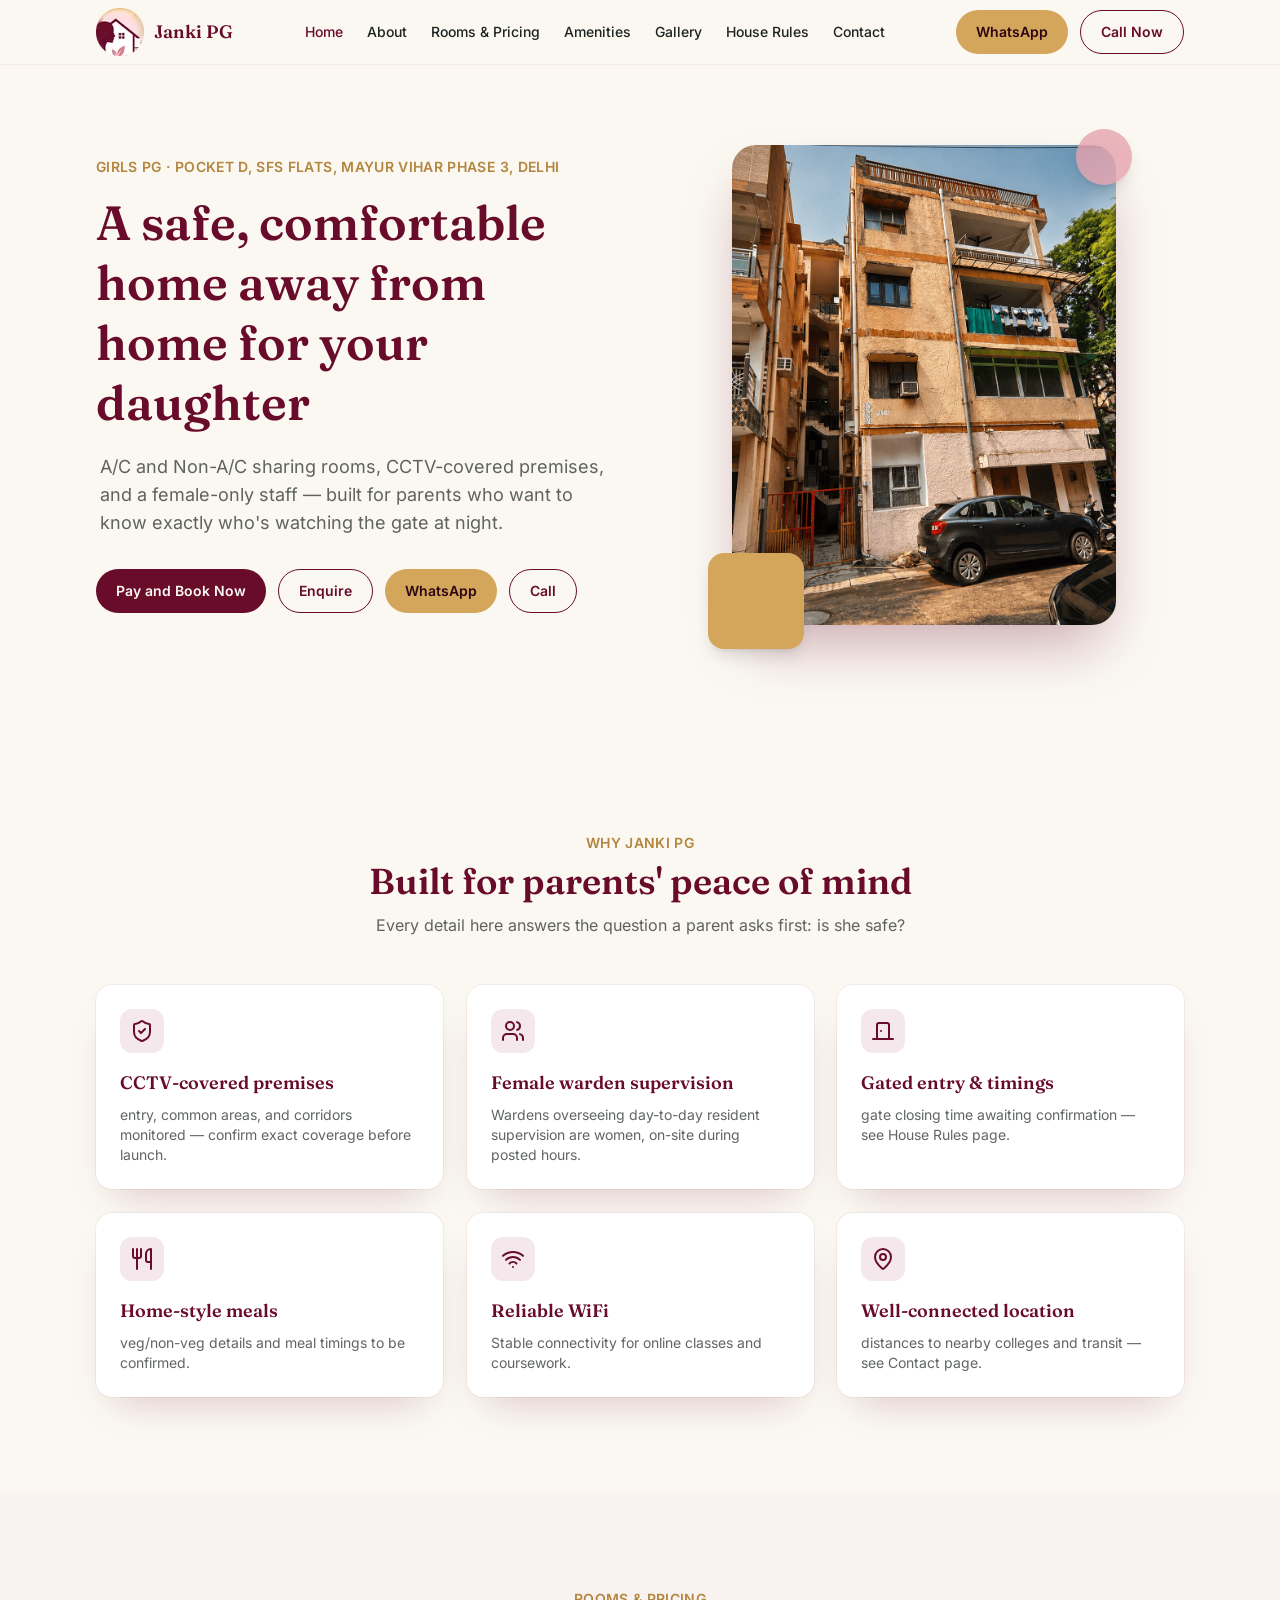
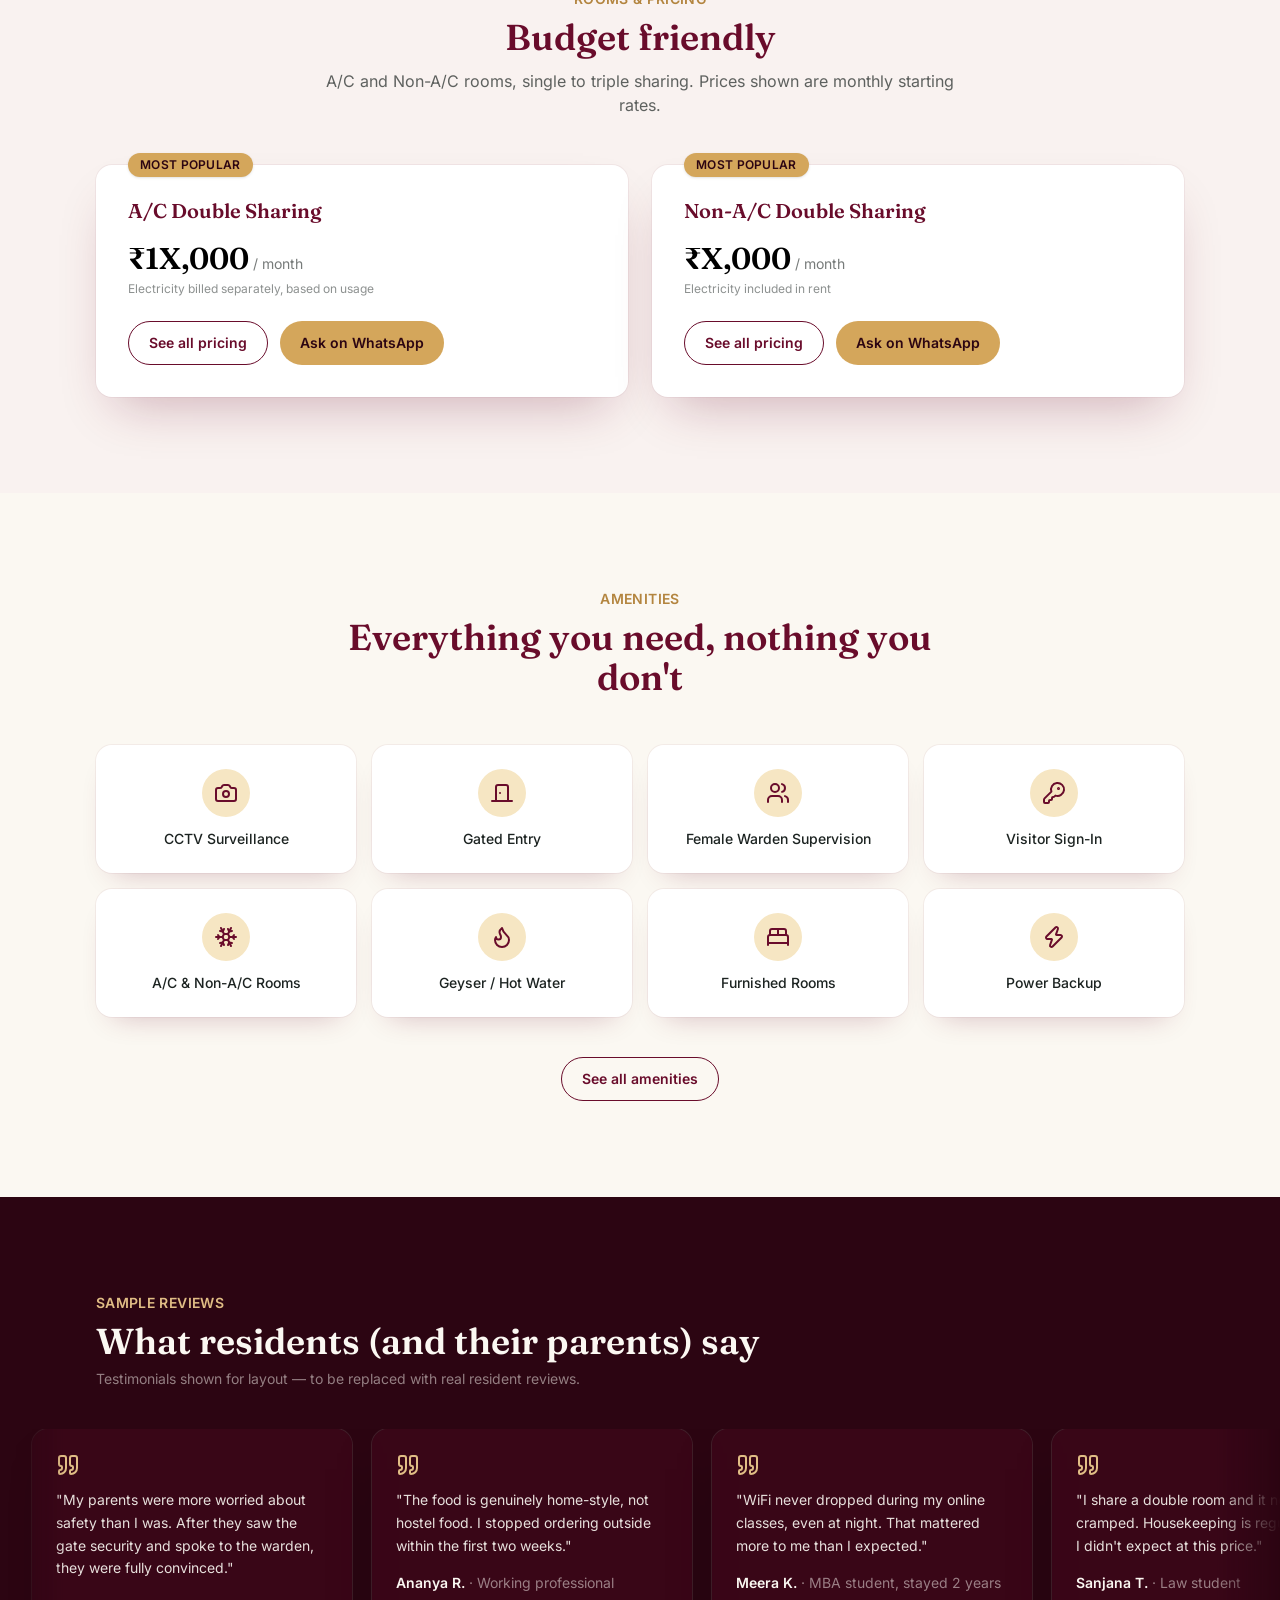
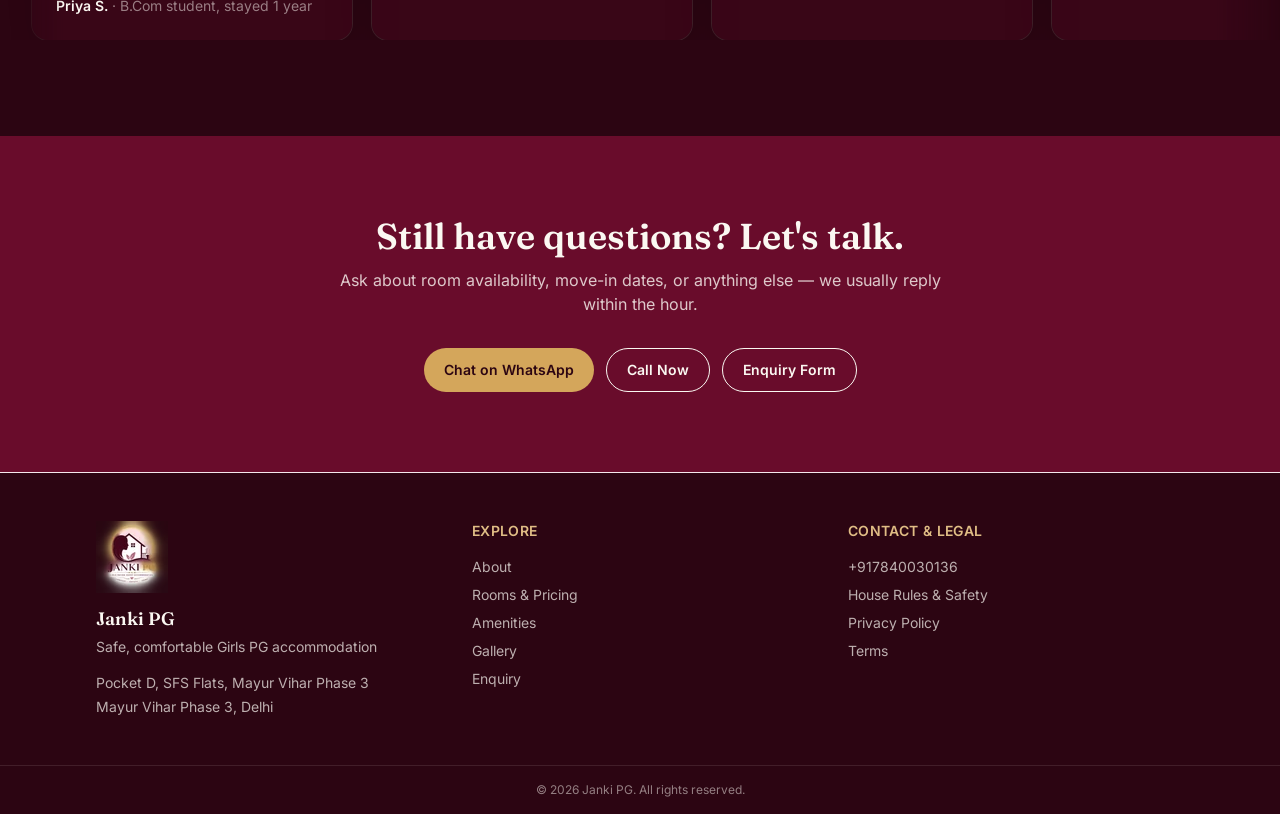
<file: index.html>
<!DOCTYPE html>
<html lang="en">

<head>
<!-- Google tag (gtag.js) -->
<script async src="https://www.googletagmanager.com/gtag/js?id=G-4KE43815W7"></script>
<script>
  window.dataLayer = window.dataLayer || [];
  function gtag(){dataLayer.push(arguments);}
  gtag('js', new Date());

  gtag('config', 'G-4KE43815W7');
</script>
  <meta charset="utf-8">
  <meta name="viewport" content="width=device-width, initial-scale=1">
  <link rel="icon" type="image/x-icon" href="assets/images/favicon.ico">
  <link rel="canonical" href="https://www.jankipg.com/">
  <title>Girls PG in Mayur Vihar Phase 3, Delhi — A/C &amp; Non-A/C Rooms | Janki PG</title>
  <meta name="description"
    content="unique meta description for the home page — safe, comfortable Girls PG accommodation in Pocket D, SFS Flats, Mayur Vihar Phase 3, Delhi with A/C and Non-A/C rooms.">
  <meta property="og:type" content="website">
  <meta property="og:url" content="https://www.jankipg.com/">
  <meta property="og:title" content="Girls PG in Mayur Vihar Phase 3, Delhi — A/C &amp; Non-A/C Rooms | Janki PG">
  <meta property="og:description"
    content="unique meta description for the home page — safe, comfortable Girls PG accommodation in Pocket D, SFS Flats, Mayur Vihar Phase 3, Delhi with A/C and Non-A/C rooms.">
  <link rel="stylesheet" href="assets/css/style.css">
  <style>
    .marquee-track[data-astro-cid-mc3kwml5] {
      animation: 40s linear infinite marquee
    }

    .marquee-wrapper[data-astro-cid-mc3kwml5]:hover .marquee-track[data-astro-cid-mc3kwml5],
    .marquee-wrapper[data-astro-cid-mc3kwml5]:focus-within .marquee-track[data-astro-cid-mc3kwml5] {
      animation-play-state: paused
    }

    @keyframes marquee {
      0% {
        transform: translate(0)
      }

      to {
        transform: translate(-50%)
      }
    }

    @media (prefers-reduced-motion:reduce) {
      .marquee-track[data-astro-cid-mc3kwml5] {
        animation: none
      }
    }
  </style>
</head>

<body><a href="#main-content"
    class="sr-only focus:not-sr-only focus:fixed focus:left-4 focus:top-4 focus:z-[60] focus:rounded-full focus:bg-maroon-500 focus:px-4 focus:py-2 focus:text-cream">Skip
    to content</a>
  <header class="sticky top-0 z-50 border-b border-maroon-50 bg-cream/90 backdrop-blur-sm" style="--header-h: 64px;">
    <div class="mx-auto flex h-16 max-w-6xl items-center justify-between px-4 sm:px-6 lg:px-8"><a href="index.html"
        class="flex items-center gap-2.5"><img src="assets/images/logo-badge.webp" alt loading="lazy" decoding="async"
          width="48" height="48" class="h-12 w-12"><span
          class="font-display text-lg font-semibold text-maroon-500">Janki PG</span></a>
      <ul class="flex hidden md:flex">
        <li><a href="index.html" aria-current="page"
            class="block px-3 py-2 text-sm font-medium transition-colors duration-150 hover:text-maroon-500 text-maroon-500">Home</a>
        </li>
        <li><a href="about.html"
            class="block px-3 py-2 text-sm font-medium transition-colors duration-150 hover:text-maroon-500 text-ink">About</a>
        </li>
        <li><a href="rooms-and-pricing.html"
            class="block px-3 py-2 text-sm font-medium transition-colors duration-150 hover:text-maroon-500 text-ink">Rooms
            &amp; Pricing</a></li>
        <li><a href="amenities.html"
            class="block px-3 py-2 text-sm font-medium transition-colors duration-150 hover:text-maroon-500 text-ink">Amenities</a>
        </li>
        <li><a href="gallery.html"
            class="block px-3 py-2 text-sm font-medium transition-colors duration-150 hover:text-maroon-500 text-ink">Gallery</a>
        </li>
        <li><a href="house-rules.html"
            class="block px-3 py-2 text-sm font-medium transition-colors duration-150 hover:text-maroon-500 text-ink">House
            Rules</a></li>
        <li><a href="contact.html"
            class="block px-3 py-2 text-sm font-medium transition-colors duration-150 hover:text-maroon-500 text-ink">Contact</a>
        </li>
      </ul>
      <div class="hidden items-center gap-3 md:flex"><a
          href="https://wa.me/917840030136?text=Hi%2C%20I'm%20interested%20in%20Janki%20PG." target="_blank"
          rel="noopener noreferrer"
          class="inline-flex min-h-11 items-center justify-center gap-2 rounded-full px-5 py-2.5 text-sm font-semibold transition-colors duration-150 bg-gold-500 text-maroon-900 hover:bg-gold-600">WhatsApp</a><a
          href="tel:+917840030136"
          class="inline-flex min-h-11 items-center justify-center gap-2 rounded-full px-5 py-2.5 text-sm font-semibold transition-colors duration-150 border border-maroon-500 text-maroon-500 hover:bg-maroon-50">Call
          Now</a></div><button id="mobile-menu-toggle" type="button"
        class="inline-flex h-11 w-11 items-center justify-center rounded-full text-maroon-500 md:hidden"
        aria-expanded="false" aria-controls="mobile-menu-panel"><span class="sr-only">Toggle menu</span><svg
          id="icon-open" xmlns="http://www.w3.org/2000/svg" width="24" height="24" viewBox="0 0 24 24" fill="none"
          stroke="currentColor" stroke-width="2" stroke-linecap="round" stroke-linejoin="round">
          <line x1="4" y1="6" x2="20" y2="6"></line>
          <line x1="4" y1="12" x2="20" y2="12"></line>
          <line x1="4" y1="18" x2="20" y2="18"></line>
        </svg><svg id="icon-close" xmlns="http://www.w3.org/2000/svg" width="24" height="24" viewBox="0 0 24 24"
          fill="none" stroke="currentColor" stroke-width="2" stroke-linecap="round" stroke-linejoin="round"
          class="hidden">
          <line x1="18" y1="6" x2="6" y2="18"></line>
          <line x1="6" y1="6" x2="18" y2="18"></line>
        </svg></button>
      <div id="mobile-menu-panel"
        class="fixed inset-x-0 top-[var(--header-h,64px)] z-40 hidden max-h-[calc(100vh-var(--header-h,64px))] overflow-y-auto border-t border-maroon-50 bg-cream shadow-lg md:hidden">
        <ul class="flex flex-col gap-1 p-4">
          <li><a href="index.html" aria-current="page"
              class="block px-3 py-2 text-sm font-medium transition-colors duration-150 hover:text-maroon-500 text-maroon-500">Home</a>
          </li>
          <li><a href="about.html"
              class="block px-3 py-2 text-sm font-medium transition-colors duration-150 hover:text-maroon-500 text-ink">About</a>
          </li>
          <li><a href="rooms-and-pricing.html"
              class="block px-3 py-2 text-sm font-medium transition-colors duration-150 hover:text-maroon-500 text-ink">Rooms
              &amp; Pricing</a></li>
          <li><a href="amenities.html"
              class="block px-3 py-2 text-sm font-medium transition-colors duration-150 hover:text-maroon-500 text-ink">Amenities</a>
          </li>
          <li><a href="gallery.html"
              class="block px-3 py-2 text-sm font-medium transition-colors duration-150 hover:text-maroon-500 text-ink">Gallery</a>
          </li>
          <li><a href="house-rules.html"
              class="block px-3 py-2 text-sm font-medium transition-colors duration-150 hover:text-maroon-500 text-ink">House
              Rules</a></li>
          <li><a href="contact.html"
              class="block px-3 py-2 text-sm font-medium transition-colors duration-150 hover:text-maroon-500 text-ink">Contact</a>
          </li>
        </ul>
        <div class="flex flex-col gap-3 border-t border-maroon-50 p-4"><a
            href="https://wa.me/917840030136?text=Hi%2C%20I'm%20interested%20in%20Janki%20PG." target="_blank"
            rel="noopener noreferrer"
            class="inline-flex min-h-11 items-center justify-center gap-2 rounded-full px-5 py-2.5 text-sm font-semibold transition-colors duration-150 bg-gold-500 text-maroon-900 hover:bg-gold-600">WhatsApp
            Us</a><a href="tel:+917840030136"
            class="inline-flex min-h-11 items-center justify-center gap-2 rounded-full px-5 py-2.5 text-sm font-semibold transition-colors duration-150 border border-maroon-500 text-maroon-500 hover:bg-maroon-50">Call
            Now</a></div>
      </div>
      <script
        type="module">var e = document.getElementById(`mobile-menu-toggle`), t = document.getElementById(`mobile-menu-panel`), n = document.getElementById(`icon-open`), r = document.getElementById(`icon-close`); e?.addEventListener(`click`, () => { let i = e.getAttribute(`aria-expanded`) === `true`; e.setAttribute(`aria-expanded`, String(!i)), t?.classList.toggle(`hidden`, i), n?.classList.toggle(`hidden`, !i), r?.classList.toggle(`hidden`, i) }), t?.querySelectorAll(`a`).forEach(i => { i.addEventListener(`click`, () => { e?.setAttribute(`aria-expanded`, `false`), t.classList.add(`hidden`), n?.classList.remove(`hidden`), r?.classList.add(`hidden`) }) });</script>
    </div>
  </header>
  <main id="main-content">
    <section class="relative overflow-hidden bg-cream pb-20 pt-14 sm:pb-28 sm:pt-20"><!-- decorative depth layers -->
      <div class="pointer-events-none absolute inset-0 -z-10">
        <div class="absolute -left-24 -top-16 h-72 w-72 rounded-full bg-gold-100/70 blur-2xl sm:animate-float-slower">
        </div>
        <div class="absolute -right-20 top-1/3 h-80 w-80 rounded-full bg-rose-100/60 blur-2xl sm:animate-float-slow">
        </div>
        <div class="absolute inset-x-0 bottom-0 h-40 bg-gradient-to-t from-maroon-50/40 to-transparent"></div>
      </div>
      <div class="mx-auto grid max-w-6xl items-center gap-12 px-4 sm:px-6 lg:grid-cols-2 lg:px-8">
        <div class="reveal">
          <p class="text-sm font-semibold uppercase tracking-wide text-gold-600">
            <!-- awaiting client copy -->Girls PG · Pocket D, SFS Flats, Mayur Vihar Phase 3, Delhi
          </p>
          <h1 class="mt-4 font-display text-4xl font-semibold leading-tight text-maroon-500 sm:text-5xl">A safe,
            comfortable home away from home for your daughter</h1>
          <p class="mx-auto mt-5 max-w-lg text-base text-ink/70 sm:text-lg">
            <!-- awaiting client copy — concrete, checkable claims once details are confirmed -->A/C and
            Non-A/C sharing rooms, CCTV-covered premises, and a female-only staff — built for parents who want to know
            exactly who's watching the gate at night.
          </p>
          <div class="mt-8 flex flex-wrap gap-3"><a href="upi://pay?pa=7759880916sbi@ybl&pn=Janki%20PG&cu=INR"
              data-payment-trigger="true"
              class="inline-flex min-h-11 items-center justify-center gap-2 rounded-full px-5 py-2.5 text-sm font-semibold transition-colors duration-150 bg-maroon-500 text-cream hover:bg-maroon-600">Pay
              and Book Now</a><a href="enquiry" data-enquiry-trigger="true"
              class="inline-flex min-h-11 items-center justify-center gap-2 rounded-full px-5 py-2.5 text-sm font-semibold transition-colors duration-150 border border-maroon-500 text-maroon-500 hover:bg-maroon-50">Enquire</a><a
              href="https://wa.me/917840030136?text=Hi%2C%20I'm%20interested%20in%20Janki%20PG." target="_blank"
              rel="noopener noreferrer"
              class="inline-flex min-h-11 items-center justify-center gap-2 rounded-full px-5 py-2.5 text-sm font-semibold transition-colors duration-150 bg-gold-500 text-maroon-900 hover:bg-gold-600">WhatsApp</a><a
              href="tel:+917840030136"
              class="inline-flex min-h-11 items-center justify-center gap-2 rounded-full px-5 py-2.5 text-sm font-semibold transition-colors duration-150 border border-maroon-500 text-maroon-500 hover:bg-maroon-50">Call</a>
          </div>
        </div>
        <div class="reveal [perspective:1200px]" style="transition-delay: 120ms">
          <div data-tilt="6"
            class="relative mx-auto aspect-[4/5] w-full max-w-sm rounded-3xl shadow-[0_30px_60px_-15px_rgba(105,12,43,0.35)]">
            <img src="assets/images/front.png" alt="Exterior view of Janki PG" class="h-full w-full object-cover rounded-3xl">
            <div
              class="absolute -bottom-6 -left-6 h-20 w-20 rounded-2xl bg-gold-500 shadow-lg sm:animate-float-slow sm:h-24 sm:w-24">
            </div>
            <div
              class="absolute -right-4 -top-4 h-14 w-14 rounded-full bg-rose-400/80 shadow-lg sm:animate-float-slower">
            </div>
          </div>
        </div>
      </div>
    </section>
    <section class="bg-cream py-16 sm:py-24">
      <div class="mx-auto max-w-6xl px-4 sm:px-6 lg:px-8">
        <div class="reveal mx-auto max-w-2xl text-center">
          <p class="text-sm font-semibold uppercase tracking-wide text-gold-600">Why Janki PG</p>
          <h2 class="mt-2 font-display text-3xl font-semibold text-maroon-500 sm:text-4xl">Built for parents' peace of
            mind</h2>
          <p class="mt-3 text-ink/70">Every detail here answers the question a parent asks first: is she safe?</p>
        </div>
        <div class="mt-12 grid gap-6 sm:grid-cols-2 lg:grid-cols-3 [perspective:1200px]">
          <div class="reveal" style="transition-delay: 0ms">
            <div data-tilt="8"
              class="h-full rounded-2xl bg-white p-6 shadow-[0_20px_40px_-20px_rgba(105,12,43,0.25)] ring-1 ring-maroon-500/5">
              <div class="inline-flex h-11 w-11 items-center justify-center rounded-xl bg-maroon-50 text-maroon-500">
                <svg width="1em" height="1em" class="h-6 w-6" data-icon="lucide:shield-check">
                  <symbol id="ai:lucide:shield-check" viewBox="0 0 24 24">
                    <g fill="none" stroke="currentColor" stroke-linecap="round" stroke-linejoin="round"
                      stroke-width="2">
                      <path
                        d="M20 13c0 5-3.5 7.5-7.66 8.95a1 1 0 0 1-.67-.01C7.5 20.5 4 18 4 13V6a1 1 0 0 1 1-1c2 0 4.5-1.2 6.24-2.72a1.17 1.17 0 0 1 1.52 0C14.51 3.81 17 5 19 5a1 1 0 0 1 1 1z" />
                      <path d="m9 12l2 2l4-4" />
                    </g>
                  </symbol>
                  <use href="#ai:lucide:shield-check"></use>
                </svg>
              </div>
              <h3 class="mt-4 font-display text-lg font-semibold text-maroon-500">CCTV-covered premises</h3>
              <p class="mt-2 text-sm text-ink/70">entry, common areas, and corridors monitored — confirm
                exact coverage before launch.</p>
            </div>
          </div>
          <div class="reveal" style="transition-delay: 80ms">
            <div data-tilt="8"
              class="h-full rounded-2xl bg-white p-6 shadow-[0_20px_40px_-20px_rgba(105,12,43,0.25)] ring-1 ring-maroon-500/5">
              <div class="inline-flex h-11 w-11 items-center justify-center rounded-xl bg-maroon-50 text-maroon-500">
                <svg width="1em" height="1em" class="h-6 w-6" data-icon="lucide:users">
                  <symbol id="ai:lucide:users" viewBox="0 0 24 24">
                    <g fill="none" stroke="currentColor" stroke-linecap="round" stroke-linejoin="round"
                      stroke-width="2">
                      <path
                        d="M16 21v-2a4 4 0 0 0-4-4H6a4 4 0 0 0-4 4v2M16 3.128a4 4 0 0 1 0 7.744M22 21v-2a4 4 0 0 0-3-3.87" />
                      <circle cx="9" cy="7" r="4" />
                    </g>
                  </symbol>
                  <use href="#ai:lucide:users"></use>
                </svg>
              </div>
              <h3 class="mt-4 font-display text-lg font-semibold text-maroon-500">Female warden supervision</h3>
              <p class="mt-2 text-sm text-ink/70">Wardens overseeing day-to-day resident supervision are women, on-site
                during posted hours.</p>
            </div>
          </div>
          <div class="reveal" style="transition-delay: 160ms">
            <div data-tilt="8"
              class="h-full rounded-2xl bg-white p-6 shadow-[0_20px_40px_-20px_rgba(105,12,43,0.25)] ring-1 ring-maroon-500/5">
              <div class="inline-flex h-11 w-11 items-center justify-center rounded-xl bg-maroon-50 text-maroon-500">
                <svg width="1em" height="1em" class="h-6 w-6" data-icon="lucide:door-closed">
                  <symbol id="ai:lucide:door-closed" viewBox="0 0 24 24">
                    <path fill="none" stroke="currentColor" stroke-linecap="round" stroke-linejoin="round"
                      stroke-width="2" d="M10 12h.01M18 20V6a2 2 0 0 0-2-2H8a2 2 0 0 0-2 2v14m-4 0h20" />
                  </symbol>
                  <use href="#ai:lucide:door-closed"></use>
                </svg>
              </div>
              <h3 class="mt-4 font-display text-lg font-semibold text-maroon-500">Gated entry &amp; timings</h3>
              <p class="mt-2 text-sm text-ink/70">gate closing time awaiting confirmation — see House Rules
                page.</p>
            </div>
          </div>
          <div class="reveal" style="transition-delay: 240ms">
            <div data-tilt="8"
              class="h-full rounded-2xl bg-white p-6 shadow-[0_20px_40px_-20px_rgba(105,12,43,0.25)] ring-1 ring-maroon-500/5">
              <div class="inline-flex h-11 w-11 items-center justify-center rounded-xl bg-maroon-50 text-maroon-500">
                <svg width="1em" height="1em" class="h-6 w-6" data-icon="lucide:utensils">
                  <symbol id="ai:lucide:utensils" viewBox="0 0 24 24">
                    <path fill="none" stroke="currentColor" stroke-linecap="round" stroke-linejoin="round"
                      stroke-width="2"
                      d="M3 2v7c0 1.1.9 2 2 2h4a2 2 0 0 0 2-2V2M7 2v20m14-7V2a5 5 0 0 0-5 5v6c0 1.1.9 2 2 2zm0 0v7" />
                  </symbol>
                  <use href="#ai:lucide:utensils"></use>
                </svg>
              </div>
              <h3 class="mt-4 font-display text-lg font-semibold text-maroon-500">Home-style meals</h3>
              <p class="mt-2 text-sm text-ink/70">veg/non-veg details and meal timings to be confirmed.</p>
            </div>
          </div>
          <div class="reveal" style="transition-delay: 320ms">
            <div data-tilt="8"
              class="h-full rounded-2xl bg-white p-6 shadow-[0_20px_40px_-20px_rgba(105,12,43,0.25)] ring-1 ring-maroon-500/5">
              <div class="inline-flex h-11 w-11 items-center justify-center rounded-xl bg-maroon-50 text-maroon-500">
                <svg width="1em" height="1em" class="h-6 w-6" data-icon="lucide:wifi">
                  <symbol id="ai:lucide:wifi" viewBox="0 0 24 24">
                    <path fill="none" stroke="currentColor" stroke-linecap="round" stroke-linejoin="round"
                      stroke-width="2"
                      d="M12 20h.01M2 8.82a15 15 0 0 1 20 0M5 12.859a10 10 0 0 1 14 0m-10.5 3.57a5 5 0 0 1 7 0" />
                  </symbol>
                  <use href="#ai:lucide:wifi"></use>
                </svg>
              </div>
              <h3 class="mt-4 font-display text-lg font-semibold text-maroon-500">Reliable WiFi</h3>
              <p class="mt-2 text-sm text-ink/70">Stable connectivity for online classes and coursework.</p>
            </div>
          </div>
          <div class="reveal" style="transition-delay: 400ms">
            <div data-tilt="8"
              class="h-full rounded-2xl bg-white p-6 shadow-[0_20px_40px_-20px_rgba(105,12,43,0.25)] ring-1 ring-maroon-500/5">
              <div class="inline-flex h-11 w-11 items-center justify-center rounded-xl bg-maroon-50 text-maroon-500">
                <svg width="1em" height="1em" class="h-6 w-6" data-icon="lucide:map-pin">
                  <symbol id="ai:lucide:map-pin" viewBox="0 0 24 24">
                    <g fill="none" stroke="currentColor" stroke-linecap="round" stroke-linejoin="round"
                      stroke-width="2">
                      <path
                        d="M20 10c0 4.993-5.539 10.193-7.399 11.799a1 1 0 0 1-1.202 0C9.539 20.193 4 14.993 4 10a8 8 0 0 1 16 0" />
                      <circle cx="12" cy="10" r="3" />
                    </g>
                  </symbol>
                  <use href="#ai:lucide:map-pin"></use>
                </svg>
              </div>
              <h3 class="mt-4 font-display text-lg font-semibold text-maroon-500">Well-connected location</h3>
              <p class="mt-2 text-sm text-ink/70">distances to nearby colleges and transit — see Contact
                page.</p>
            </div>
          </div>
        </div>
      </div>
    </section>
    <section class="bg-maroon-50/40 py-16 sm:py-24">
      <div class="mx-auto max-w-6xl px-4 sm:px-6 lg:px-8">
        <div class="reveal mx-auto max-w-2xl text-center">
          <p class="text-sm font-semibold uppercase tracking-wide text-gold-600">Rooms & Pricing</p>
          <h2 class="mt-2 font-display text-3xl font-semibold text-maroon-500 sm:text-4xl">Budget friendly</h2>
          <p class="mt-3 text-ink/70">A/C and Non-A/C rooms, single to triple sharing. Prices shown are monthly starting
            rates.</p>
        </div>
        <div class="mt-12 grid gap-6 sm:grid-cols-2 [perspective:1200px]">
          <div class="reveal" style="transition-delay: 0ms">
            <div data-tilt="6"
              class="relative h-full rounded-2xl bg-white p-8 shadow-[0_25px_50px_-20px_rgba(105,12,43,0.3)] ring-1 ring-maroon-500/5">
              <span
                class="absolute -top-3 left-8 rounded-full bg-gold-500 px-3 py-1 text-xs font-semibold uppercase tracking-wide text-maroon-900 shadow">Most
                Popular</span>
              <p class="font-display text-xl font-semibold text-maroon-500">A/C Double Sharing</p>
              <p class="mt-4 flex items-baseline gap-1"><span
                  class="font-display text-3xl font-semibold text-maroon-500"><span style="color:#000000">₹1X,000</span></span><span
                  class="text-sm text-ink/60">/ month</span></p>
              <p class="mt-1 text-xs text-ink/50">Electricity billed separately, based on usage</p>
              <div class="mt-6 flex flex-wrap gap-3"><a href="rooms-and-pricing.html"
                  class="inline-flex min-h-11 items-center justify-center gap-2 rounded-full px-5 py-2.5 text-sm font-semibold transition-colors duration-150 border border-maroon-500 text-maroon-500 hover:bg-maroon-50 text-sm">See
                  all pricing</a><a
                  href="https://wa.me/917840030136?text=Hi%2C%20I'm%20interested%20in%20Janki%20PG.%20Room%3A%20A%2FC%20Double%20Sharing"
                  target="_blank" rel="noopener noreferrer"
                  class="inline-flex min-h-11 items-center justify-center gap-2 rounded-full px-5 py-2.5 text-sm font-semibold transition-colors duration-150 bg-gold-500 text-maroon-900 hover:bg-gold-600 text-sm">Ask
                  on WhatsApp</a></div>
            </div>
          </div>
          <div class="reveal" style="transition-delay: 100ms">
            <div data-tilt="6"
              class="relative h-full rounded-2xl bg-white p-8 shadow-[0_25px_50px_-20px_rgba(105,12,43,0.3)] ring-1 ring-maroon-500/5">
              <span
                class="absolute -top-3 left-8 rounded-full bg-gold-500 px-3 py-1 text-xs font-semibold uppercase tracking-wide text-maroon-900 shadow">Most
                Popular</span>
              <p class="font-display text-xl font-semibold text-maroon-500">Non-A/C Double Sharing</p>
              <p class="mt-4 flex items-baseline gap-1"><span
                  class="font-display text-3xl font-semibold text-maroon-500"><span style="color:#000000">₹X,000</span></span><span
                  class="text-sm text-ink/60">/ month</span></p>
              <p class="mt-1 text-xs text-ink/50">Electricity included in rent</p>
              <div class="mt-6 flex flex-wrap gap-3"><a href="rooms-and-pricing.html"
                  class="inline-flex min-h-11 items-center justify-center gap-2 rounded-full px-5 py-2.5 text-sm font-semibold transition-colors duration-150 border border-maroon-500 text-maroon-500 hover:bg-maroon-50 text-sm">See
                  all pricing</a><a
                  href="https://wa.me/917840030136?text=Hi%2C%20I'm%20interested%20in%20Janki%20PG.%20Room%3A%20Non-A%2FC%20Double%20Sharing"
                  target="_blank" rel="noopener noreferrer"
                  class="inline-flex min-h-11 items-center justify-center gap-2 rounded-full px-5 py-2.5 text-sm font-semibold transition-colors duration-150 bg-gold-500 text-maroon-900 hover:bg-gold-600 text-sm">Ask
                  on WhatsApp</a></div>
            </div>
          </div>
        </div>
      </div>
    </section>
    <section class="bg-cream py-16 sm:py-24">
      <div class="mx-auto max-w-6xl px-4 sm:px-6 lg:px-8">
        <div class="reveal mx-auto max-w-2xl text-center">
          <p class="text-sm font-semibold uppercase tracking-wide text-gold-600">Amenities</p>
          <h2 class="mt-2 font-display text-3xl font-semibold text-maroon-500 sm:text-4xl">Everything you need, nothing
            you don't</h2>
        </div>
        <div class="mt-12 grid grid-cols-2 gap-4 [perspective:1200px] sm:grid-cols-4">
          <div class="reveal" style="transition-delay: 0ms">
            <div data-tilt="10"
              class="flex h-full flex-col items-center gap-3 rounded-2xl bg-white px-4 py-6 text-center shadow-[0_15px_30px_-18px_rgba(105,12,43,0.3)] ring-1 ring-maroon-500/5">
              <div class="inline-flex h-12 w-12 items-center justify-center rounded-full bg-gold-100 text-maroon-500">
                <svg width="1em" height="1em" class="h-6 w-6" data-icon="lucide:camera">
                  <symbol id="ai:lucide:camera" viewBox="0 0 24 24">
                    <g fill="none" stroke="currentColor" stroke-linecap="round" stroke-linejoin="round"
                      stroke-width="2">
                      <path
                        d="M13.997 4a2 2 0 0 1 1.76 1.05l.486.9A2 2 0 0 0 18.003 7H20a2 2 0 0 1 2 2v9a2 2 0 0 1-2 2H4a2 2 0 0 1-2-2V9a2 2 0 0 1 2-2h1.997a2 2 0 0 0 1.759-1.048l.489-.904A2 2 0 0 1 10.004 4z" />
                      <circle cx="12" cy="13" r="3" />
                    </g>
                  </symbol>
                  <use href="#ai:lucide:camera"></use>
                </svg>
              </div>
              <p class="text-sm font-medium text-ink">CCTV Surveillance</p>
            </div>
          </div>
          <div class="reveal" style="transition-delay: 60ms">
            <div data-tilt="10"
              class="flex h-full flex-col items-center gap-3 rounded-2xl bg-white px-4 py-6 text-center shadow-[0_15px_30px_-18px_rgba(105,12,43,0.3)] ring-1 ring-maroon-500/5">
              <div class="inline-flex h-12 w-12 items-center justify-center rounded-full bg-gold-100 text-maroon-500">
                <svg width="1em" height="1em" viewBox="0 0 24 24" class="h-6 w-6" data-icon="lucide:door-closed">
                  <use href="#ai:lucide:door-closed"></use>
                </svg>
              </div>
              <p class="text-sm font-medium text-ink">Gated Entry</p>
            </div>
          </div>
          <div class="reveal" style="transition-delay: 120ms">
            <div data-tilt="10"
              class="flex h-full flex-col items-center gap-3 rounded-2xl bg-white px-4 py-6 text-center shadow-[0_15px_30px_-18px_rgba(105,12,43,0.3)] ring-1 ring-maroon-500/5">
              <div class="inline-flex h-12 w-12 items-center justify-center rounded-full bg-gold-100 text-maroon-500">
                <svg width="1em" height="1em" viewBox="0 0 24 24" class="h-6 w-6" data-icon="lucide:users">
                  <use href="#ai:lucide:users"></use>
                </svg>
              </div>
              <p class="text-sm font-medium text-ink">Female Warden Supervision</p>
            </div>
          </div>
          <div class="reveal" style="transition-delay: 180ms">
            <div data-tilt="10"
              class="flex h-full flex-col items-center gap-3 rounded-2xl bg-white px-4 py-6 text-center shadow-[0_15px_30px_-18px_rgba(105,12,43,0.3)] ring-1 ring-maroon-500/5">
              <div class="inline-flex h-12 w-12 items-center justify-center rounded-full bg-gold-100 text-maroon-500">
                <svg width="1em" height="1em" class="h-6 w-6" data-icon="lucide:key-round">
                  <symbol id="ai:lucide:key-round" viewBox="0 0 24 24">
                    <g fill="none" stroke="currentColor" stroke-linecap="round" stroke-linejoin="round"
                      stroke-width="2">
                      <path
                        d="M2.586 17.414A2 2 0 0 0 2 18.828V21a1 1 0 0 0 1 1h3a1 1 0 0 0 1-1v-1a1 1 0 0 1 1-1h1a1 1 0 0 0 1-1v-1a1 1 0 0 1 1-1h.172a2 2 0 0 0 1.414-.586l.814-.814a6.5 6.5 0 1 0-4-4z" />
                      <circle cx="16.5" cy="7.5" r=".5" fill="currentColor" />
                    </g>
                  </symbol>
                  <use href="#ai:lucide:key-round"></use>
                </svg>
              </div>
              <p class="text-sm font-medium text-ink">Visitor Sign-In</p>
            </div>
          </div>
          <div class="reveal" style="transition-delay: 240ms">
            <div data-tilt="10"
              class="flex h-full flex-col items-center gap-3 rounded-2xl bg-white px-4 py-6 text-center shadow-[0_15px_30px_-18px_rgba(105,12,43,0.3)] ring-1 ring-maroon-500/5">
              <div class="inline-flex h-12 w-12 items-center justify-center rounded-full bg-gold-100 text-maroon-500">
                <svg width="1em" height="1em" class="h-6 w-6" data-icon="lucide:snowflake">
                  <symbol id="ai:lucide:snowflake" viewBox="0 0 24 24">
                    <g fill="none" stroke="currentColor" stroke-linecap="round" stroke-linejoin="round"
                      stroke-width="2">
                      <path d="m10 20l-1.25-2.5L6 18m4-14L8.75 6.5L6 6m8 14l1.25-2.5L18 18M14 4l1.25 2.5L18 6" />
                      <path d="m17 21l-3-6h-4m7-12l-3 6l1.5 3M2 12h6.5L10 9m10 1l-1.5 2l1.5 2" />
                      <path d="M22 12h-6.5L14 15M4 10l1.5 2L4 14m3 7l3-6l-1.5-3M7 3l3 6h4" />
                    </g>
                  </symbol>
                  <use href="#ai:lucide:snowflake"></use>
                </svg>
              </div>
              <p class="text-sm font-medium text-ink">A/C &amp; Non-A/C Rooms</p>
            </div>
          </div>
          <div class="reveal" style="transition-delay: 300ms">
            <div data-tilt="10"
              class="flex h-full flex-col items-center gap-3 rounded-2xl bg-white px-4 py-6 text-center shadow-[0_15px_30px_-18px_rgba(105,12,43,0.3)] ring-1 ring-maroon-500/5">
              <div class="inline-flex h-12 w-12 items-center justify-center rounded-full bg-gold-100 text-maroon-500">
                <svg width="1em" height="1em" class="h-6 w-6" data-icon="lucide:flame">
                  <symbol id="ai:lucide:flame" viewBox="0 0 24 24">
                    <path fill="none" stroke="currentColor" stroke-linecap="round" stroke-linejoin="round"
                      stroke-width="2"
                      d="M12 3q1 4 4 6.5t3 5.5a1 1 0 0 1-14 0a5 5 0 0 1 1-3a1 1 0 0 0 5 0c0-2-1.5-3-1.5-5q0-2 2.5-4" />
                  </symbol>
                  <use href="#ai:lucide:flame"></use>
                </svg>
              </div>
              <p class="text-sm font-medium text-ink">Geyser / Hot Water</p>
            </div>
          </div>
          <div class="reveal" style="transition-delay: 360ms">
            <div data-tilt="10"
              class="flex h-full flex-col items-center gap-3 rounded-2xl bg-white px-4 py-6 text-center shadow-[0_15px_30px_-18px_rgba(105,12,43,0.3)] ring-1 ring-maroon-500/5">
              <div class="inline-flex h-12 w-12 items-center justify-center rounded-full bg-gold-100 text-maroon-500">
                <svg width="1em" height="1em" class="h-6 w-6" data-icon="lucide:bed-double">
                  <symbol id="ai:lucide:bed-double" viewBox="0 0 24 24">
                    <path fill="none" stroke="currentColor" stroke-linecap="round" stroke-linejoin="round"
                      stroke-width="2"
                      d="M2 20v-8a2 2 0 0 1 2-2h16a2 2 0 0 1 2 2v8M4 10V6a2 2 0 0 1 2-2h12a2 2 0 0 1 2 2v4m-8-6v6M2 18h20" />
                  </symbol>
                  <use href="#ai:lucide:bed-double"></use>
                </svg>
              </div>
              <p class="text-sm font-medium text-ink">Furnished Rooms</p>
            </div>
          </div>
          <div class="reveal" style="transition-delay: 420ms">
            <div data-tilt="10"
              class="flex h-full flex-col items-center gap-3 rounded-2xl bg-white px-4 py-6 text-center shadow-[0_15px_30px_-18px_rgba(105,12,43,0.3)] ring-1 ring-maroon-500/5">
              <div class="inline-flex h-12 w-12 items-center justify-center rounded-full bg-gold-100 text-maroon-500">
                <svg width="1em" height="1em" class="h-6 w-6" data-icon="lucide:zap">
                  <symbol id="ai:lucide:zap" viewBox="0 0 24 24">
                    <path fill="none" stroke="currentColor" stroke-linecap="round" stroke-linejoin="round"
                      stroke-width="2"
                      d="M15.914 4a1.5 1.5 0 0 0-2.474-1.561l-9 9A1.5 1.5 0 0 0 5.5 14h4.002a.5.5 0 0 1 .471.666L8.086 20a1.5 1.5 0 0 0 2.475 1.56l9-9A1.5 1.5 0 0 0 18.5 10h-3.997a.5.5 0 0 1-.472-.667z" />
                  </symbol>
                  <use href="#ai:lucide:zap"></use>
                </svg>
              </div>
              <p class="text-sm font-medium text-ink">Power Backup</p>
            </div>
          </div>
        </div>
        <div class="reveal mt-10 text-center"><a href="amenities.html"
            class="inline-flex min-h-11 items-center justify-center gap-2 rounded-full px-5 py-2.5 text-sm font-semibold transition-colors duration-150 border border-maroon-500 text-maroon-500 hover:bg-maroon-50">See
            all amenities</a></div>
      </div>
    </section>
    <section class="bg-maroon-900 py-16 text-cream sm:py-24" data-astro-cid-mc3kwml5>
      <div class="mx-auto max-w-6xl px-4 sm:px-6 lg:px-8" data-astro-cid-mc3kwml5>
        <div class="reveal" data-astro-cid-mc3kwml5>
          <p class="text-sm font-semibold uppercase tracking-wide text-gold-400" data-astro-cid-mc3kwml5>Sample reviews
          </p>
          <h2 class="mt-2 font-display text-3xl font-semibold sm:text-4xl" data-astro-cid-mc3kwml5>What residents (and
            their parents) say</h2>
          <p class="mt-2 text-sm text-cream/50" data-astro-cid-mc3kwml5>
            <!-- sample content, replace with real reviews before launch -->Testimonials shown
            for layout — to be replaced with real resident reviews.
          </p>
        </div>
      </div>
      <div
        class="marquee-wrapper reveal mt-10 overflow-hidden [mask-image:linear-gradient(to_right,transparent,black_5%,black_95%,transparent)]"
        role="region" aria-label="Resident testimonials, auto-scrolling — hover, focus, or touch to pause" tabindex="0"
        data-astro-cid-mc3kwml5>
        <div class="marquee-track flex w-max gap-5 px-4 sm:px-6 lg:px-8" data-astro-cid-mc3kwml5>
          <figure
            class="w-72 shrink-0 rounded-2xl bg-maroon-600/40 p-6 shadow-[0_20px_45px_-20px_rgba(0,0,0,0.5)] ring-1 ring-cream/10 sm:w-80"
            data-astro-cid-mc3kwml5><svg width="1em" height="1em" class="h-6 w-6 text-gold-400"
              data-astro-cid-mc3kwml5="true" data-icon="lucide:quote">
              <symbol id="ai:lucide:quote" viewBox="0 0 24 24">
                <path fill="none" stroke="currentColor" stroke-linecap="round" stroke-linejoin="round" stroke-width="2"
                  d="M16 3a2 2 0 0 0-2 2v6a2 2 0 0 0 2 2a1 1 0 0 1 1 1v1a2 2 0 0 1-2 2a1 1 0 0 0-1 1v2a1 1 0 0 0 1 1a6 6 0 0 0 6-6V5a2 2 0 0 0-2-2zM5 3a2 2 0 0 0-2 2v6a2 2 0 0 0 2 2a1 1 0 0 1 1 1v1a2 2 0 0 1-2 2a1 1 0 0 0-1 1v2a1 1 0 0 0 1 1a6 6 0 0 0 6-6V5a2 2 0 0 0-2-2z" />
              </symbol>
              <use href="#ai:lucide:quote"></use>
            </svg>
            <blockquote class="mt-3 text-sm leading-relaxed text-cream/90" data-astro-cid-mc3kwml5>"My parents were more
              worried about safety than I was. After they saw the gate security and spoke to the warden, they were fully
              convinced."</blockquote>
            <figcaption class="mt-4 text-sm" data-astro-cid-mc3kwml5><span class="font-semibold text-cream"
                data-astro-cid-mc3kwml5>Priya S.</span><span class="text-cream/50" data-astro-cid-mc3kwml5> · B.Com
                student, stayed 1 year</span></figcaption>
          </figure>
          <figure
            class="w-72 shrink-0 rounded-2xl bg-maroon-600/40 p-6 shadow-[0_20px_45px_-20px_rgba(0,0,0,0.5)] ring-1 ring-cream/10 sm:w-80"
            data-astro-cid-mc3kwml5><svg width="1em" height="1em" viewBox="0 0 24 24" class="h-6 w-6 text-gold-400"
              data-astro-cid-mc3kwml5="true" data-icon="lucide:quote">
              <use href="#ai:lucide:quote"></use>
            </svg>
            <blockquote class="mt-3 text-sm leading-relaxed text-cream/90" data-astro-cid-mc3kwml5>"The food is
              genuinely home-style, not hostel food. I stopped ordering outside within the first two weeks."
            </blockquote>
            <figcaption class="mt-4 text-sm" data-astro-cid-mc3kwml5><span class="font-semibold text-cream"
                data-astro-cid-mc3kwml5>Ananya R.</span><span class="text-cream/50" data-astro-cid-mc3kwml5> · Working
                professional</span></figcaption>
          </figure>
          <figure
            class="w-72 shrink-0 rounded-2xl bg-maroon-600/40 p-6 shadow-[0_20px_45px_-20px_rgba(0,0,0,0.5)] ring-1 ring-cream/10 sm:w-80"
            data-astro-cid-mc3kwml5><svg width="1em" height="1em" viewBox="0 0 24 24" class="h-6 w-6 text-gold-400"
              data-astro-cid-mc3kwml5="true" data-icon="lucide:quote">
              <use href="#ai:lucide:quote"></use>
            </svg>
            <blockquote class="mt-3 text-sm leading-relaxed text-cream/90" data-astro-cid-mc3kwml5>"WiFi never dropped
              during my online classes, even at night. That mattered more to me than I expected."</blockquote>
            <figcaption class="mt-4 text-sm" data-astro-cid-mc3kwml5><span class="font-semibold text-cream"
                data-astro-cid-mc3kwml5>Meera K.</span><span class="text-cream/50" data-astro-cid-mc3kwml5> · MBA
                student, stayed 2 years</span></figcaption>
          </figure>
          <figure
            class="w-72 shrink-0 rounded-2xl bg-maroon-600/40 p-6 shadow-[0_20px_45px_-20px_rgba(0,0,0,0.5)] ring-1 ring-cream/10 sm:w-80"
            data-astro-cid-mc3kwml5><svg width="1em" height="1em" viewBox="0 0 24 24" class="h-6 w-6 text-gold-400"
              data-astro-cid-mc3kwml5="true" data-icon="lucide:quote">
              <use href="#ai:lucide:quote"></use>
            </svg>
            <blockquote class="mt-3 text-sm leading-relaxed text-cream/90" data-astro-cid-mc3kwml5>"I share a double
              room and it never feels cramped. Housekeeping is regular, which I didn&#39;t expect at this price."
            </blockquote>
            <figcaption class="mt-4 text-sm" data-astro-cid-mc3kwml5><span class="font-semibold text-cream"
                data-astro-cid-mc3kwml5>Sanjana T.</span><span class="text-cream/50" data-astro-cid-mc3kwml5> · Law
                student</span></figcaption>
          </figure>
          <figure
            class="w-72 shrink-0 rounded-2xl bg-maroon-600/40 p-6 shadow-[0_20px_45px_-20px_rgba(0,0,0,0.5)] ring-1 ring-cream/10 sm:w-80"
            data-astro-cid-mc3kwml5><svg width="1em" height="1em" viewBox="0 0 24 24" class="h-6 w-6 text-gold-400"
              data-astro-cid-mc3kwml5="true" data-icon="lucide:quote">
              <use href="#ai:lucide:quote"></use>
            </svg>
            <blockquote class="mt-3 text-sm leading-relaxed text-cream/90" data-astro-cid-mc3kwml5>"I call my daughter
              every evening and she&#39;s always back before gate closing. That routine gave me real peace of mind."
            </blockquote>
            <figcaption class="mt-4 text-sm" data-astro-cid-mc3kwml5><span class="font-semibold text-cream"
                data-astro-cid-mc3kwml5>Ritika D.</span><span class="text-cream/50" data-astro-cid-mc3kwml5> · Parent of
                a resident</span></figcaption>
          </figure>
          <figure
            class="w-72 shrink-0 rounded-2xl bg-maroon-600/40 p-6 shadow-[0_20px_45px_-20px_rgba(0,0,0,0.5)] ring-1 ring-cream/10 sm:w-80"
            data-astro-cid-mc3kwml5><svg width="1em" height="1em" viewBox="0 0 24 24" class="h-6 w-6 text-gold-400"
              data-astro-cid-mc3kwml5="true" data-icon="lucide:quote">
              <use href="#ai:lucide:quote"></use>
            </svg>
            <blockquote class="mt-3 text-sm leading-relaxed text-cream/90" data-astro-cid-mc3kwml5>"Moving cities alone
              was stressful, but the other girls here made it feel normal within a week."</blockquote>
            <figcaption class="mt-4 text-sm" data-astro-cid-mc3kwml5><span class="font-semibold text-cream"
                data-astro-cid-mc3kwml5>Fatima N.</span><span class="text-cream/50" data-astro-cid-mc3kwml5> · Nursing
                student, stayed 8 months</span></figcaption>
          </figure>
          <figure aria-hidden="true"
            class="w-72 shrink-0 rounded-2xl bg-maroon-600/40 p-6 shadow-[0_20px_45px_-20px_rgba(0,0,0,0.5)] ring-1 ring-cream/10 sm:w-80"
            data-astro-cid-mc3kwml5><svg width="1em" height="1em" viewBox="0 0 24 24" class="h-6 w-6 text-gold-400"
              data-astro-cid-mc3kwml5="true" data-icon="lucide:quote">
              <use href="#ai:lucide:quote"></use>
            </svg>
            <blockquote class="mt-3 text-sm leading-relaxed text-cream/90" data-astro-cid-mc3kwml5>"My parents were more
              worried about safety than I was. After they saw the gate security and spoke to the warden, they were fully
              convinced."</blockquote>
            <figcaption class="mt-4 text-sm" data-astro-cid-mc3kwml5><span class="font-semibold text-cream"
                data-astro-cid-mc3kwml5>Priya S.</span><span class="text-cream/50" data-astro-cid-mc3kwml5> · B.Com
                student, stayed 1 year</span></figcaption>
          </figure>
          <figure aria-hidden="true"
            class="w-72 shrink-0 rounded-2xl bg-maroon-600/40 p-6 shadow-[0_20px_45px_-20px_rgba(0,0,0,0.5)] ring-1 ring-cream/10 sm:w-80"
            data-astro-cid-mc3kwml5><svg width="1em" height="1em" viewBox="0 0 24 24" class="h-6 w-6 text-gold-400"
              data-astro-cid-mc3kwml5="true" data-icon="lucide:quote">
              <use href="#ai:lucide:quote"></use>
            </svg>
            <blockquote class="mt-3 text-sm leading-relaxed text-cream/90" data-astro-cid-mc3kwml5>"The food is
              genuinely home-style, not hostel food. I stopped ordering outside within the first two weeks."
            </blockquote>
            <figcaption class="mt-4 text-sm" data-astro-cid-mc3kwml5><span class="font-semibold text-cream"
                data-astro-cid-mc3kwml5>Ananya R.</span><span class="text-cream/50" data-astro-cid-mc3kwml5> · Working
                professional</span></figcaption>
          </figure>
          <figure aria-hidden="true"
            class="w-72 shrink-0 rounded-2xl bg-maroon-600/40 p-6 shadow-[0_20px_45px_-20px_rgba(0,0,0,0.5)] ring-1 ring-cream/10 sm:w-80"
            data-astro-cid-mc3kwml5><svg width="1em" height="1em" viewBox="0 0 24 24" class="h-6 w-6 text-gold-400"
              data-astro-cid-mc3kwml5="true" data-icon="lucide:quote">
              <use href="#ai:lucide:quote"></use>
            </svg>
            <blockquote class="mt-3 text-sm leading-relaxed text-cream/90" data-astro-cid-mc3kwml5>"WiFi never dropped
              during my online classes, even at night. That mattered more to me than I expected."</blockquote>
            <figcaption class="mt-4 text-sm" data-astro-cid-mc3kwml5><span class="font-semibold text-cream"
                data-astro-cid-mc3kwml5>Meera K.</span><span class="text-cream/50" data-astro-cid-mc3kwml5> · MBA
                student, stayed 2 years</span></figcaption>
          </figure>
          <figure aria-hidden="true"
            class="w-72 shrink-0 rounded-2xl bg-maroon-600/40 p-6 shadow-[0_20px_45px_-20px_rgba(0,0,0,0.5)] ring-1 ring-cream/10 sm:w-80"
            data-astro-cid-mc3kwml5><svg width="1em" height="1em" viewBox="0 0 24 24" class="h-6 w-6 text-gold-400"
              data-astro-cid-mc3kwml5="true" data-icon="lucide:quote">
              <use href="#ai:lucide:quote"></use>
            </svg>
            <blockquote class="mt-3 text-sm leading-relaxed text-cream/90" data-astro-cid-mc3kwml5>"I share a double
              room and it never feels cramped. Housekeeping is regular, which I didn&#39;t expect at this price."
            </blockquote>
            <figcaption class="mt-4 text-sm" data-astro-cid-mc3kwml5><span class="font-semibold text-cream"
                data-astro-cid-mc3kwml5>Sanjana T.</span><span class="text-cream/50" data-astro-cid-mc3kwml5> · Law
                student</span></figcaption>
          </figure>
          <figure aria-hidden="true"
            class="w-72 shrink-0 rounded-2xl bg-maroon-600/40 p-6 shadow-[0_20px_45px_-20px_rgba(0,0,0,0.5)] ring-1 ring-cream/10 sm:w-80"
            data-astro-cid-mc3kwml5><svg width="1em" height="1em" viewBox="0 0 24 24" class="h-6 w-6 text-gold-400"
              data-astro-cid-mc3kwml5="true" data-icon="lucide:quote">
              <use href="#ai:lucide:quote"></use>
            </svg>
            <blockquote class="mt-3 text-sm leading-relaxed text-cream/90" data-astro-cid-mc3kwml5>"I call my daughter
              every evening and she&#39;s always back before gate closing. That routine gave me real peace of mind."
            </blockquote>
            <figcaption class="mt-4 text-sm" data-astro-cid-mc3kwml5><span class="font-semibold text-cream"
                data-astro-cid-mc3kwml5>Ritika D.</span><span class="text-cream/50" data-astro-cid-mc3kwml5> · Parent of
                a resident</span></figcaption>
          </figure>
          <figure aria-hidden="true"
            class="w-72 shrink-0 rounded-2xl bg-maroon-600/40 p-6 shadow-[0_20px_45px_-20px_rgba(0,0,0,0.5)] ring-1 ring-cream/10 sm:w-80"
            data-astro-cid-mc3kwml5><svg width="1em" height="1em" viewBox="0 0 24 24" class="h-6 w-6 text-gold-400"
              data-astro-cid-mc3kwml5="true" data-icon="lucide:quote">
              <use href="#ai:lucide:quote"></use>
            </svg>
            <blockquote class="mt-3 text-sm leading-relaxed text-cream/90" data-astro-cid-mc3kwml5>"Moving cities alone
              was stressful, but the other girls here made it feel normal within a week."</blockquote>
            <figcaption class="mt-4 text-sm" data-astro-cid-mc3kwml5><span class="font-semibold text-cream"
                data-astro-cid-mc3kwml5>Fatima N.</span><span class="text-cream/50" data-astro-cid-mc3kwml5> · Nursing
                student, stayed 8 months</span></figcaption>
          </figure>
        </div>
      </div>
    </section>
    <script
      type="module">document.querySelectorAll(`.marquee-wrapper`).forEach(e => { let t = e.querySelector(`.marquee-track`); if (!t) return; let n = () => t.style.animationPlayState = `paused`, r = () => t.style.animationPlayState = `running`; e.addEventListener(`touchstart`, n, { passive: !0 }), e.addEventListener(`touchend`, r), e.addEventListener(`touchcancel`, r) });</script>
    <section class="relative overflow-hidden bg-maroon-500 py-16 text-center text-cream sm:py-20">
      <div class="pointer-events-none absolute inset-0 -z-10">
        <div class="absolute -left-16 -top-16 h-64 w-64 rounded-full bg-gold-500/20 blur-3xl sm:animate-float-slow">
        </div>
        <div
          class="absolute -bottom-20 -right-10 h-72 w-72 rounded-full bg-rose-500/20 blur-3xl sm:animate-float-slower">
        </div>
      </div>
      <div class="reveal mx-auto max-w-2xl px-4 sm:px-6 lg:px-8">
        <h2 class="font-display text-3xl font-semibold sm:text-4xl">Still have questions? Let's talk.</h2>
        <p class="mt-3 text-cream/80">Ask about room availability, move-in dates, or anything else — we usually reply
          within the hour.</p>
        <div class="mt-8 flex flex-wrap justify-center gap-3"><a
            href="https://wa.me/917840030136?text=Hi%2C%20I'm%20interested%20in%20Janki%20PG." target="_blank"
            rel="noopener noreferrer"
            class="inline-flex min-h-11 items-center justify-center gap-2 rounded-full px-5 py-2.5 text-sm font-semibold transition-colors duration-150 bg-gold-500 text-maroon-900 hover:bg-gold-600">Chat
            on WhatsApp</a><a href="tel:+917840030136"
            class="inline-flex min-h-11 items-center justify-center gap-2 rounded-full px-5 py-2.5 text-sm font-semibold transition-colors duration-150 border border-cream text-cream hover:bg-cream/10">Call
            Now</a><a href="enquiry" data-enquiry-trigger="true"
            class="inline-flex min-h-11 items-center justify-center gap-2 rounded-full px-5 py-2.5 text-sm font-semibold transition-colors duration-150 border border-cream text-cream hover:bg-cream/10">Enquiry
            Form</a></div>
      </div>
    </section>
  </main>
  <footer class="border-t border-maroon-50 bg-maroon-900 text-cream">
    <div class="mx-auto grid max-w-6xl gap-10 px-4 py-12 sm:px-6 md:grid-cols-3 lg:px-8">
      <div><img src="assets/images/logo.webp" alt="Janki PG logo" loading="lazy" decoding="async" width="72" height="72"
          class="h-18 w-18">
        <p class="mt-3 font-display text-lg font-semibold">Janki PG</p>
        <p class="mt-1 max-w-xs text-sm text-cream/70">Safe, comfortable Girls PG accommodation</p>
        <address class="mt-4 space-y-1 text-sm text-cream/70 not-italic">
          <p>Pocket D, SFS Flats, Mayur Vihar Phase 3</p>
          <p>Mayur Vihar Phase 3, Delhi</p>
        </address>
      </div>
      <div>
        <p class="text-sm font-semibold uppercase tracking-wide text-gold-400">Explore</p>
        <ul class="mt-4 space-y-2 text-sm text-cream/70">
          <li><a href="about.html" class="hover:text-cream">About</a></li>
          <li><a href="rooms-and-pricing.html" class="hover:text-cream">Rooms &amp; Pricing</a></li>
          <li><a href="amenities.html" class="hover:text-cream">Amenities</a></li>
          <li><a href="gallery.html" class="hover:text-cream">Gallery</a></li>
          <li><a href="enquiry" data-enquiry-trigger="true" class="hover:text-cream">Enquiry</a></li>
        </ul>
      </div>
      <div>
        <p class="text-sm font-semibold uppercase tracking-wide text-gold-400">Contact & Legal</p>
        <ul class="mt-4 space-y-2 text-sm text-cream/70">
          <li><a href="tel:+917840030136" class="hover:text-cream">+917840030136</a></li>
          <li><a href="house-rules.html" class="hover:text-cream">House Rules &amp; Safety</a></li>
          <li><a href="privacy-policy" class="hover:text-cream">Privacy Policy</a></li>
          <li><a href="terms" class="hover:text-cream">Terms</a></li>
        </ul>
      </div>
    </div>
    <div class="border-t border-cream/10 px-4 py-4 text-center text-xs text-cream/50 sm:px-6 lg:px-8">&copy; 2026 Janki
      PG. All rights reserved.</div>
  </footer>
  <a href="https://wa.me/917840030136?text=Hi%2C%20I'm%20interested%20in%20Janki%20PG."
       target="_blank"
       rel="noopener noreferrer"
       class="fixed bottom-6 right-6 z-50 flex h-14 w-14 items-center justify-center rounded-full bg-[#25D366] text-white shadow-lg transition-transform hover:scale-110 active:scale-95 md:hidden"
       aria-label="Chat on WhatsApp">
    <svg xmlns="http://www.w3.org/2000/svg" width="32" height="32" viewBox="0 0 24 24" fill="none" stroke="currentColor" stroke-width="2" stroke-linecap="round" stroke-linejoin="round">
      <path d="M21 11.5a8.38 8.38 0 0 1-.//..." /> <!-- I'll use a simpler icon or just the text/logo if I can't find the path quickly, but a standard SVG is best -->
    </svg>
  </a>
  <dialog id="enquiry-modal"
    class="m-auto w-[min(90vw,560px)] rounded-2xl bg-cream p-0 shadow-2xl backdrop:bg-maroon-900/60 backdrop:backdrop-blur-sm">
    <div class="flex items-center justify-between border-b border-maroon-500/10 px-5 py-4">
      <p class="font-display text-lg font-semibold text-maroon-500">Enquiry Form</p><button type="button"
        id="enquiry-modal-close" aria-label="Close enquiry form"
        class="inline-flex h-9 w-9 items-center justify-center rounded-full text-maroon-500 transition-colors hover:bg-maroon-50"><svg
          width="1em" height="1em" class="h-5 w-5" data-icon="lucide:x">
          <symbol id="ai:lucide:x" viewBox="0 0 24 24">
            <path fill="none" stroke="currentColor" stroke-linecap="round" stroke-linejoin="round" stroke-width="2"
              d="M18 6L6 18M6 6l12 12" />
          </symbol>
          <use href="#ai:lucide:x"></use>
        </svg></button>
    </div>
    <div class="max-h-[75vh] w-full overflow-y-auto">
      <form id="enquiry-form"
        data-action-url="https://docs.google.com/forms/d/e/1FAIpQLSfPX-3XhvBHjcHz-tna_1Fy3qvBlalI7fy0jPwRnVDymQlpAg/formResponse"
        class="space-y-4 p-5">
        <div><label for="entry-820947288" class="mb-1 block text-sm font-medium text-ink">Full Name<span
              class="text-maroon-500"> *</span></label><input id="entry-820947288" name="entry.820947288" type="text"
            required autocomplete="name"
            class="w-full rounded-xl border border-maroon-500/20 bg-white px-3.5 py-2.5 text-sm text-ink focus:border-maroon-500 focus:outline-none focus:ring-2 focus:ring-maroon-500/20">
        </div>
        <div><label for="entry-1517554597" class="mb-1 block text-sm font-medium text-ink">Mobile Number</label><input
            id="entry-1517554597" name="entry.1517554597" type="tel" autocomplete="tel"
            class="w-full rounded-xl border border-maroon-500/20 bg-white px-3.5 py-2.5 text-sm text-ink focus:border-maroon-500 focus:outline-none focus:ring-2 focus:ring-maroon-500/20">
        </div>
        <div><label for="entry-968734799" class="mb-1 block text-sm font-medium text-ink">Are You a?</label><select
            id="entry-968734799" name="entry.968734799"
            class="w-full rounded-xl border border-maroon-500/20 bg-white px-3.5 py-2.5 text-sm text-ink focus:border-maroon-500 focus:outline-none focus:ring-2 focus:ring-maroon-500/20">
            <option value="">Choose</option>
            <option value="Student">Student</option>
            <option value="Working Professional">Working Professional</option>
            <option value="Other">Other</option>
          </select></div>
        <div><label for="entry-660916152" class="mb-1 block text-sm font-medium text-ink">Room Preference</label><select
            id="entry-660916152" name="entry.660916152"
            class="w-full rounded-xl border border-maroon-500/20 bg-white px-3.5 py-2.5 text-sm text-ink focus:border-maroon-500 focus:outline-none focus:ring-2 focus:ring-maroon-500/20">
            <option value="">Choose</option>
            <option value="Single Sharing">Single Sharing</option>
            <option value="Double Sharing">Double Sharing</option>
            <option value="Triple Sharing">Triple Sharing</option>
            <option value="Any Available">Any Available</option>
          </select></div>
        <div><label for="entry-1952686436" class="mb-1 block text-sm font-medium text-ink">Room Type
            Preference</label><select id="entry-1952686436" name="entry.1952686436"
            class="w-full rounded-xl border border-maroon-500/20 bg-white px-3.5 py-2.5 text-sm text-ink focus:border-maroon-500 focus:outline-none focus:ring-2 focus:ring-maroon-500/20">
            <option value="">Choose</option>
            <option value="AC Room">AC Room</option>
            <option value="Non-AC Room">Non-AC Room</option>
            <option value="No Preference">No Preference</option>
          </select></div>
        <div><label for="entry-2068829311" class="mb-1 block text-sm font-medium text-ink">Expected Move-in
            Date</label><input id="entry-2068829311" name="entry.2068829311" type="date"
            class="w-full rounded-xl border border-maroon-500/20 bg-white px-3.5 py-2.5 text-sm text-ink focus:border-maroon-500 focus:outline-none focus:ring-2 focus:ring-maroon-500/20">
        </div>
        <div><label for="entry-779172338" class="mb-1 block text-sm font-medium text-ink">Any Questions or
            Requirements?</label><textarea id="entry-779172338" name="entry.779172338" rows="3"
            class="w-full rounded-xl border border-maroon-500/20 bg-white px-3.5 py-2.5 text-sm text-ink focus:border-maroon-500 focus:outline-none focus:ring-2 focus:ring-maroon-500/20"></textarea>
        </div>
        <div id="enquiry-form-error" class="hidden rounded-xl bg-rose-100 p-3 text-sm text-maroon-600" role="alert">
          Something went wrong sending this — please try again, or reach us directly on <a
            href="https://wa.me/917840030136?text=Hi%2C%20I'm%20interested%20in%20Janki%20PG." target="_blank"
            rel="noopener noreferrer" class="font-semibold underline">WhatsApp</a> or <a href="tel:+917840030136"
            class="font-semibold underline">call</a>.</div><button type="submit" id="enquiry-form-submit"
          class="inline-flex min-h-11 w-full items-center justify-center gap-2 rounded-full bg-maroon-500 px-5 py-2.5 text-sm font-semibold text-cream transition-colors duration-150 hover:bg-maroon-600 disabled:cursor-not-allowed disabled:opacity-60"><span
            id="enquiry-form-submit-label">Send Enquiry</span></button>
      </form>
      <div id="enquiry-form-success" class="hidden flex-col items-center gap-3 p-8 text-center">
        <div class="inline-flex h-14 w-14 items-center justify-center rounded-full bg-maroon-50 text-maroon-500"><svg
            width="1em" height="1em" class="h-7 w-7" data-icon="lucide:check">
            <symbol id="ai:lucide:check" viewBox="0 0 24 24">
              <path fill="none" stroke="currentColor" stroke-linecap="round" stroke-linejoin="round" stroke-width="2"
                d="M20 6L9 17l-5-5" />
            </symbol>
            <use href="#ai:lucide:check"></use>
          </svg></div>
        <p class="font-display text-xl font-semibold text-maroon-500">Thanks — we've got it!</p>
        <p class="text-sm text-ink/70">We'll get back to you shortly. In a hurry? Message us on WhatsApp.</p><a
          href="https://wa.me/917840030136?text=Hi%2C%20I'm%20interested%20in%20Janki%20PG." target="_blank"
          rel="noopener noreferrer"
          class="mt-2 inline-flex min-h-11 items-center justify-center gap-2 rounded-full bg-gold-500 px-5 py-2.5 text-sm font-semibold text-maroon-900 transition-colors duration-150 hover:bg-gold-600">Chat
          on WhatsApp</a>
      </div>
      <script
        type="module">var e = document.getElementById(`enquiry-form`), t = document.getElementById(`enquiry-form-error`), n = document.getElementById(`enquiry-form-success`), r = document.getElementById(`enquiry-form-submit`), i = document.getElementById(`enquiry-form-submit-label`); e?.addEventListener(`submit`, async a => { a.preventDefault(); let o = e.dataset.actionUrl; if (o) { t?.classList.add(`hidden`), r && (r.disabled = !0), i && (i.textContent = `Sending...`); try { await fetch(o, { method: `POST`, mode: `no-cors`, body: new FormData(e) }), e.classList.add(`hidden`), n?.classList.remove(`hidden`), n?.classList.add(`flex`) } catch { t?.classList.remove(`hidden`), r && (r.disabled = !1), i && (i.textContent = `Send Enquiry`) } } });</script>
    </div>
  </dialog>
  <dialog id="payment-modal"
    class="m-auto w-[min(90vw,500px)] rounded-2xl bg-cream p-0 shadow-2xl backdrop:bg-maroon-900/60 backdrop:backdrop-blur-sm">
    <div class="flex items-center justify-between border-b border-maroon-500/10 px-5 py-4">
      <p class="font-display text-lg font-semibold text-maroon-500">Make Payment</p><button type="button"
        id="payment-modal-close" aria-label="Close payment modal"
        class="inline-flex h-9 w-9 items-center justify-center rounded-full text-maroon-500 transition-colors hover:bg-maroon-50"><svg
          width="1em" height="1em" class="h-5 w-5" data-icon="lucide:x">
          <symbol id="ai:lucide:x" viewBox="0 0 24 24">
            <path fill="none" stroke="currentColor" stroke-linecap="round" stroke-linejoin="round" stroke-width="2"
              d="M18 6L6 18M6 6l12 12" />
          </symbol>
          <use href="#ai:lucide:x"></use>
        </svg></button>
    </div>
    <div class="p-5">
      <div class="mb-6 flex justify-center gap-2">
        <button id="tab-upi" class="flex-1 rounded-full py-2 text-sm font-semibold transition-colors bg-maroon-500 text-cream">UPI ID</button>
        <button id="tab-qr" class="flex-1 rounded-full py-2 text-sm font-semibold transition-colors bg-maroon-50 text-maroon-500 hover:bg-maroon-100">Scan QR</button>
      </div>
      <div id="payment-upi-view" class="flex flex-col items-center gap-4 text-center">
        <p class="text-sm text-ink/70">Pay using our UPI ID</p>
        <div class="rounded-xl bg-white px-4 py-3 border border-maroon-500/20 font-mono text-lg font-semibold text-maroon-500 select-all">
          8083117352@ybl
        </div>
        <a href="upi://pay?pa=8083117352@ybl&pn=Janki%20PG&cu=INR"
           class="inline-flex min-h-11 items-center justify-center rounded-full bg-maroon-500 px-6 py-2.5 text-sm font-semibold text-cream transition-colors hover:bg-maroon-600">
          Pay Now
        </a>
      </div>
      <div id="payment-qr-view" class="hidden flex justify-center">
        <img src="assets/images/phone pay.jpeg" alt="PhonePe QR Code" class="rounded-xl max-w-full h-auto">
      </div>
    </div>
  </dialog>
  <script>
    const dialog = document.getElementById("enquiry-modal");
    const closeBtn = document.getElementById("enquiry-modal-close");

    function openEnquiryModal(event) {
      event.preventDefault();
      dialog.showModal();
    }

    document.querySelectorAll("[data-enquiry-trigger]").forEach((el) => {
      el.addEventListener("click", openEnquiryModal);
    });

    closeBtn?.addEventListener("click", () => dialog.close());

    // click on the backdrop (outside the dialog's own content) closes it
    dialog?.addEventListener("click", (event) => {
      if (event.target === dialog) dialog.close();
    });

    const paymentDialog = document.getElementById("payment-modal");
    const paymentCloseBtn = document.getElementById("payment-modal-close");

    function openPaymentModal(event) {
      event.preventDefault();
      paymentDialog.showModal();
    }

    document.querySelectorAll("[data-payment-trigger]").forEach((el) => {
      el.addEventListener("click", openPaymentModal);
    });

    paymentCloseBtn?.addEventListener("click", () => paymentDialog.close());

    paymentDialog?.addEventListener("click", (event) => {
      if (event.target === paymentDialog) paymentDialog.close();
    });

    const tabUpi = document.getElementById("tab-upi");
    const tabQr = document.getElementById("tab-qr");
    const upiView = document.getElementById("payment-upi-view");
    const qrView = document.getElementById("payment-qr-view");

    function switchPaymentTab(tab) {
      if (tab === 'upi') {
        upiView?.classList.remove('hidden');
        qrView?.classList.add('hidden');
        if (tabUpi) tabUpi.className = "flex-1 rounded-full py-2 text-sm font-semibold transition-colors bg-maroon-500 text-cream";
        if (tabQr) tabQr.className = "flex-1 rounded-full py-2 text-sm font-semibold transition-colors bg-maroon-50 text-maroon-500 hover:bg-maroon-100";
      } else {
        upiView?.classList.add('hidden');
        qrView?.classList.remove('hidden');
        if (tabQr) tabQr.className = "flex-1 rounded-full py-2 text-sm font-semibold transition-colors bg-maroon-500 text-cream";
        if (tabUpi) tabUpi.className = "flex-1 rounded-full py-2 text-sm font-semibold transition-colors bg-maroon-50 text-maroon-500 hover:bg-maroon-100";
      }
    }

    tabUpi?.addEventListener("click", () => switchPaymentTab('upi'));
    tabQr?.addEventListener("click", () => switchPaymentTab('qr'));
  </script>
  <script
    type="module">var e = window.matchMedia(`(prefers-reduced-motion: reduce)`).matches, t = window.matchMedia(`(pointer: fine)`).matches; if (!e && t && document.querySelectorAll(`[data-tilt]`).forEach(e => { let t = Number(e.dataset.tilt) || 8; e.addEventListener(`pointermove`, n => { let r = e.getBoundingClientRect(), i = (n.clientX - r.left) / r.width - .5, a = (n.clientY - r.top) / r.height - .5; e.style.transform = `perspective(800px) rotateX(${(-a * t).toFixed(2)}deg) rotateY(${(i * t).toFixed(2)}deg) translateZ(4px)` }), e.addEventListener(`pointerleave`, () => { e.style.transform = `` }) }), !e && `IntersectionObserver` in window) { let e = new IntersectionObserver(t => { for (let n of t) n.isIntersecting && (n.target.classList.add(`is-revealed`), e.unobserve(n.target)) }, { threshold: .15 }); document.querySelectorAll(`.reveal`).forEach(t => e.observe(t)) } else document.querySelectorAll(`.reveal`).forEach(e => e.classList.add(`is-revealed`));</script>
  <a href="https://wa.me/917840030136?text=Hi%2C%20I'm%20interested%20in%20Janki%20PG."
       target="_blank"
       rel="noopener noreferrer"
       class="fixed bottom-6 right-6 z-50 flex h-14 w-14 items-center justify-center rounded-full bg-[#25D366] text-white shadow-lg transition-transform hover:scale-110 active:scale-95 md:hidden"
       aria-label="Chat on WhatsApp">
    <svg xmlns="http://www.w3.org/2000/svg" width="32" height="32" viewBox="0 0 24 24" fill="currentColor">
       <path d="M17.472 14.382c-.297-.149-1.758-.867-2.03-.967-.273-.099-.471-.148-.67.15-.197.297-.767.966-.94 1.164-.173.199-.347.223-.644.075-.297-.15-1.255-.463-2.39-1.475-.883-.788-1.48-1.761-1.653-2.059-.173-.297-.018-.458.13-.606.134-.133.298-.347.446-.52.149-.174.198-.298.297-.497.099-.198.05-.371-.025-.52-.075-.149-.669-1.612-.916-2.207-.242-.579-.487-.5-.669-.51-.173-.008-.371-.01-.57-.01-.198 0-.52.074-.792.372-.272.297-1.04 1.016-1.04 2.479 0 1.462 1.065 2.875 1.213 3.074.149.198 2.096 3.2 5.077 4.487.709.306 1.262.489 1.694.625.712.227 1.36.195 1.871.118.571-.085 1.758-.719 2.006-1.413.248-.694.248-1.289.173-1.413-.074-.124-.272-.198-.57-.347"></path>
    </svg>
  </a>
  </body>

</html>
</file>
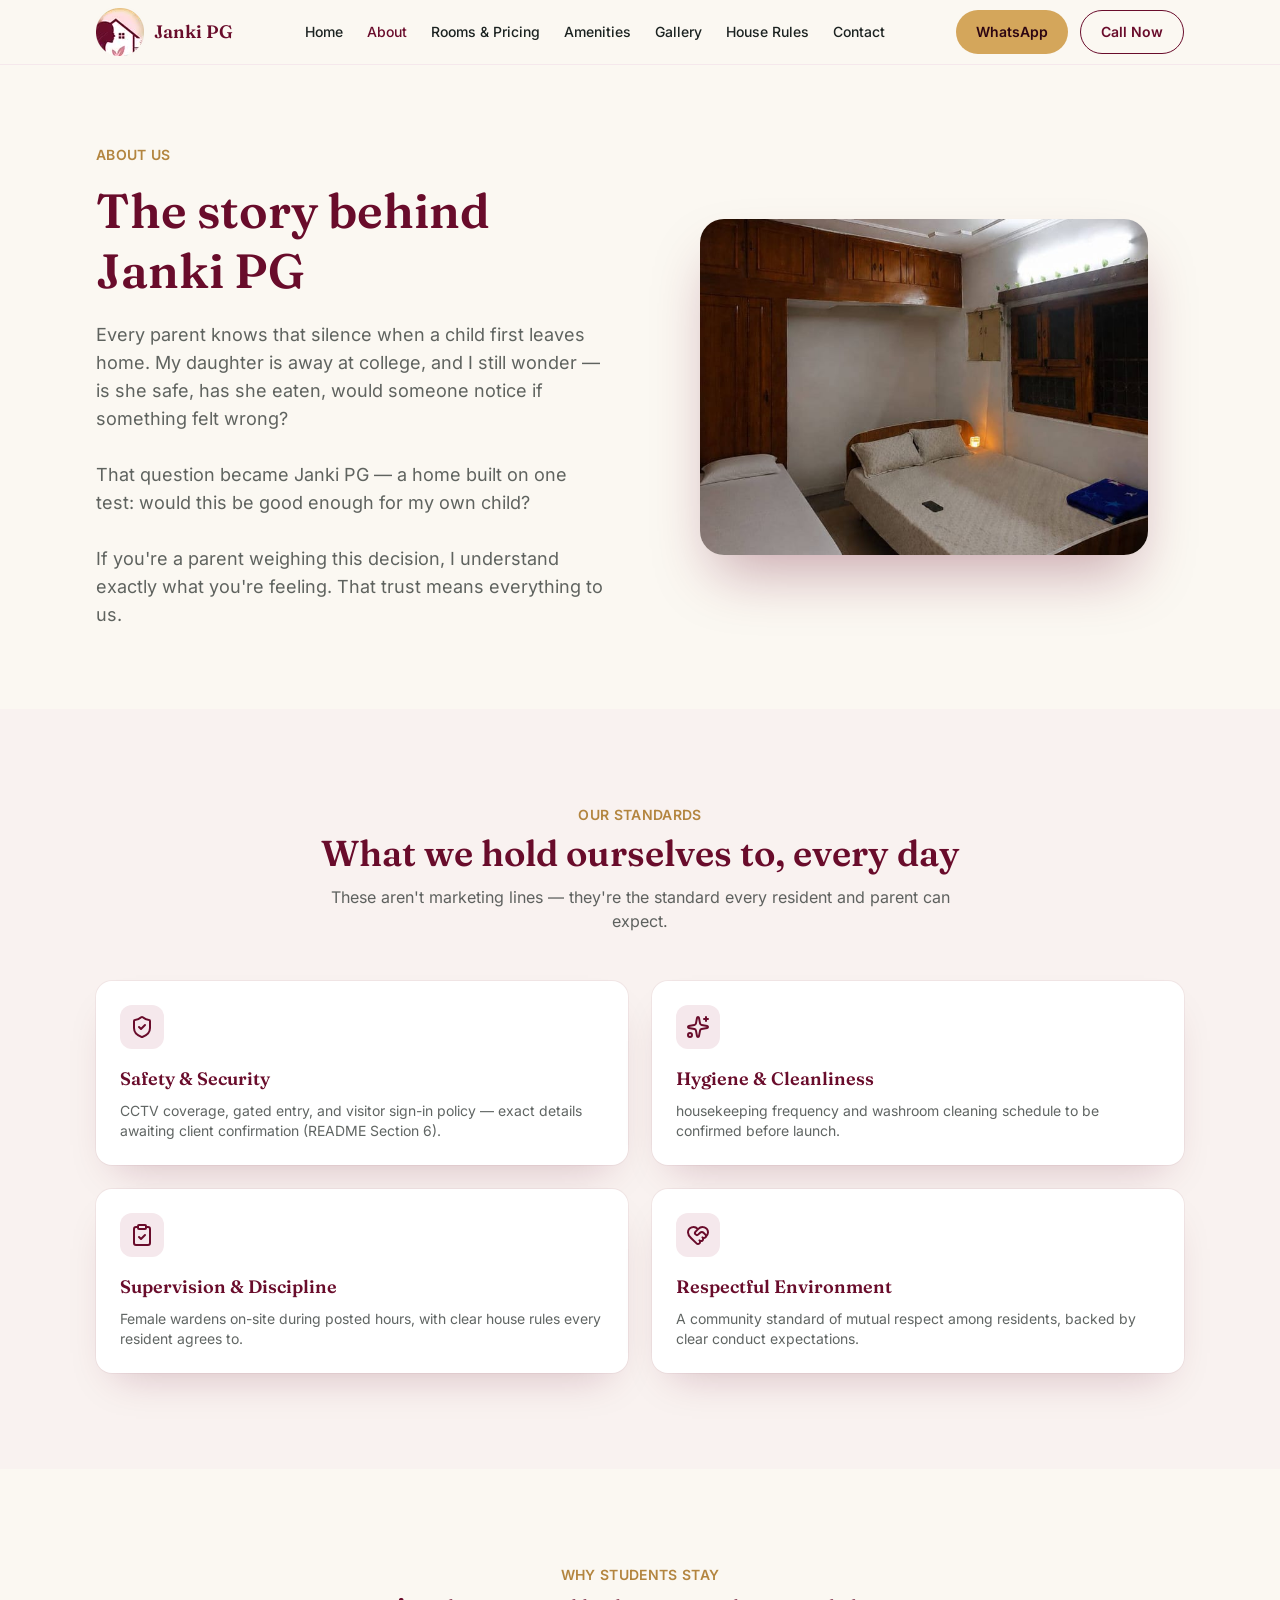
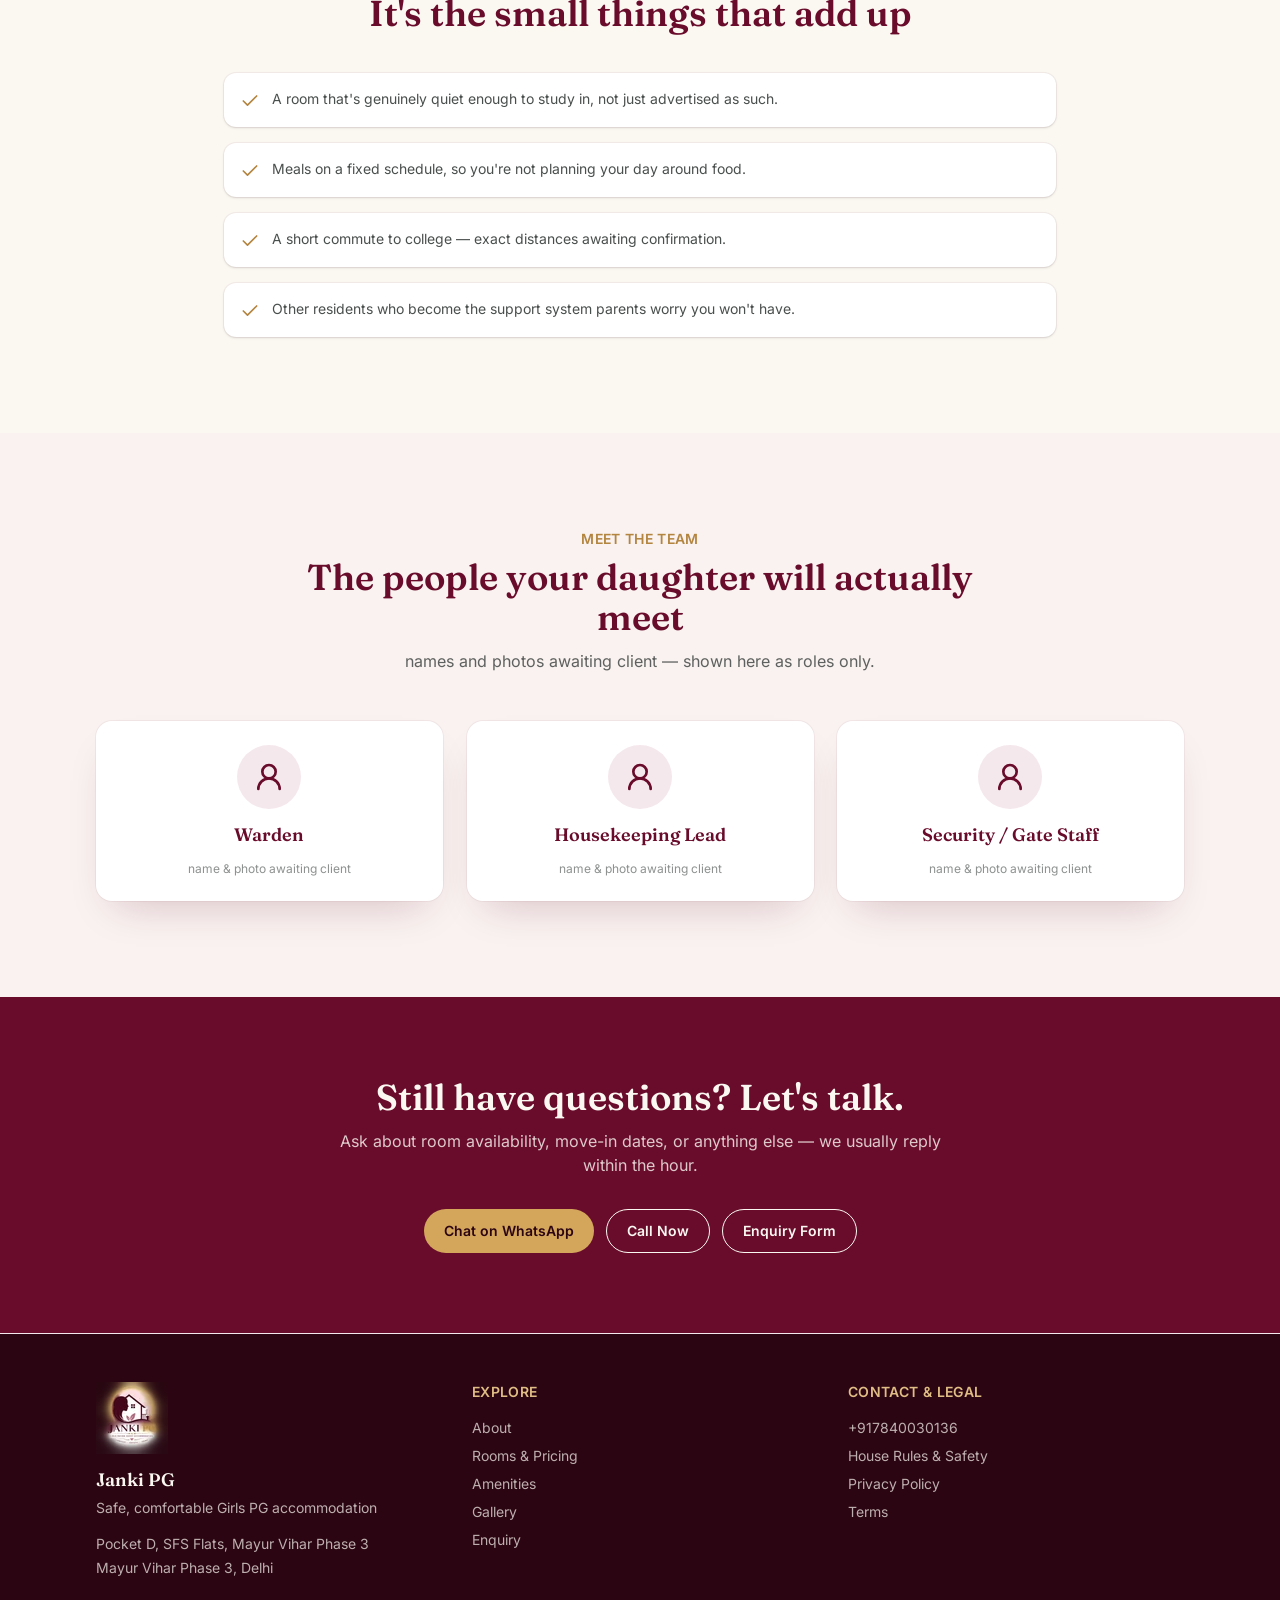
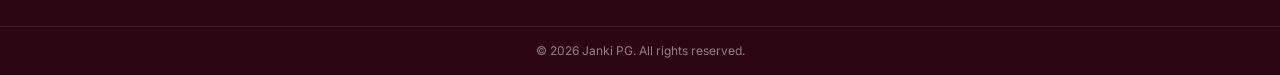
<file: about.html>
<!DOCTYPE html>
<html lang="en">

<head>
<!-- Google tag (gtag.js) -->
<script async src="https://www.googletagmanager.com/gtag/js?id=G-4KE43815W7"></script>
<script>
  window.dataLayer = window.dataLayer || [];
  function gtag(){dataLayer.push(arguments);}
  gtag('js', new Date());

  gtag('config', 'G-4KE43815W7');
</script>
  <meta charset="utf-8">
  <meta name="viewport" content="width=device-width, initial-scale=1">
  <link rel="icon" type="image/x-icon" href="assets/images/favicon.ico">
  <link rel="canonical" href="https://www.jankipg.com/about.html">
  <title>About Us — Safe Girls Accommodation in Mayur Vihar Phase 3, Delhi | Janki PG</title>
  <meta name="description"
    content="unique meta description for the About page — the story, standards, and daily supervision behind Janki PG's safe girls accommodation.">
  <meta property="og:type" content="website">
  <meta property="og:url" content="https://www.jankipg.com/about.html">
  <meta property="og:title" content="About Us — Safe Girls Accommodation in Mayur Vihar Phase 3, Delhi | Janki PG">
  <meta property="og:description"
    content="unique meta description for the About page — the story, standards, and daily supervision behind Janki PG's safe girls accommodation.">
  <link rel="stylesheet" href="assets/css/style.css">
</head>

<body><a href="#main-content"
    class="sr-only focus:not-sr-only focus:fixed focus:left-4 focus:top-4 focus:z-[60] focus:rounded-full focus:bg-maroon-500 focus:px-4 focus:py-2 focus:text-cream">Skip
    to content</a>
  <header class="sticky top-0 z-50 border-b border-maroon-50 bg-cream/90 backdrop-blur-sm" style="--header-h: 64px;">
    <div class="mx-auto flex h-16 max-w-6xl items-center justify-between px-4 sm:px-6 lg:px-8"><a href="index.html"
        class="flex items-center gap-2.5"><img src="assets/images/logo-badge.webp" alt loading="lazy" decoding="async"
          width="48" height="48" class="h-12 w-12"><span
          class="font-display text-lg font-semibold text-maroon-500">Janki PG</span></a>
      <ul class="flex hidden md:flex">
        <li><a href="index.html"
            class="block px-3 py-2 text-sm font-medium transition-colors duration-150 hover:text-maroon-500 text-ink">Home</a>
        </li>
        <li><a href="about.html" aria-current="page"
            class="block px-3 py-2 text-sm font-medium transition-colors duration-150 hover:text-maroon-500 text-maroon-500">About</a>
        </li>
        <li><a href="rooms-and-pricing.html"
            class="block px-3 py-2 text-sm font-medium transition-colors duration-150 hover:text-maroon-500 text-ink">Rooms
            &amp; Pricing</a></li>
        <li><a href="amenities.html"
            class="block px-3 py-2 text-sm font-medium transition-colors duration-150 hover:text-maroon-500 text-ink">Amenities</a>
        </li>
        <li><a href="gallery.html"
            class="block px-3 py-2 text-sm font-medium transition-colors duration-150 hover:text-maroon-500 text-ink">Gallery</a>
        </li>
        <li><a href="house-rules.html"
            class="block px-3 py-2 text-sm font-medium transition-colors duration-150 hover:text-maroon-500 text-ink">House
            Rules</a></li>
        <li><a href="contact.html"
            class="block px-3 py-2 text-sm font-medium transition-colors duration-150 hover:text-maroon-500 text-ink">Contact</a>
        </li>
      </ul>
      <div class="hidden items-center gap-3 md:flex"><a
          href="https://wa.me/917840030136?text=Hi%2C%20I'm%20interested%20in%20Janki%20PG." target="_blank"
          rel="noopener noreferrer"
          class="inline-flex min-h-11 items-center justify-center gap-2 rounded-full px-5 py-2.5 text-sm font-semibold transition-colors duration-150 bg-gold-500 text-maroon-900 hover:bg-gold-600">WhatsApp</a><a
          href="tel:+917840030136"
          class="inline-flex min-h-11 items-center justify-center gap-2 rounded-full px-5 py-2.5 text-sm font-semibold transition-colors duration-150 border border-maroon-500 text-maroon-500 hover:bg-maroon-50">Call
          Now</a></div><button id="mobile-menu-toggle" type="button"
        class="inline-flex h-11 w-11 items-center justify-center rounded-full text-maroon-500 md:hidden"
        aria-expanded="false" aria-controls="mobile-menu-panel"><span class="sr-only">Toggle menu</span><svg
          id="icon-open" xmlns="http://www.w3.org/2000/svg" width="24" height="24" viewBox="0 0 24 24" fill="none"
          stroke="currentColor" stroke-width="2" stroke-linecap="round" stroke-linejoin="round">
          <line x1="4" y1="6" x2="20" y2="6"></line>
          <line x1="4" y1="12" x2="20" y2="12"></line>
          <line x1="4" y1="18" x2="20" y2="18"></line>
        </svg><svg id="icon-close" xmlns="http://www.w3.org/2000/svg" width="24" height="24" viewBox="0 0 24 24"
          fill="none" stroke="currentColor" stroke-width="2" stroke-linecap="round" stroke-linejoin="round"
          class="hidden">
          <line x1="18" y1="6" x2="6" y2="18"></line>
          <line x1="6" y1="6" x2="18" y2="18"></line>
        </svg></button>
      <div id="mobile-menu-panel"
        class="fixed inset-x-0 top-[var(--header-h,64px)] z-40 hidden max-h-[calc(100vh-var(--header-h,64px))] overflow-y-auto border-t border-maroon-50 bg-cream shadow-lg md:hidden">
        <ul class="flex flex-col gap-1 p-4">
          <li><a href="index.html"
              class="block px-3 py-2 text-sm font-medium transition-colors duration-150 hover:text-maroon-500 text-ink">Home</a>
          </li>
          <li><a href="about.html" aria-current="page"
              class="block px-3 py-2 text-sm font-medium transition-colors duration-150 hover:text-maroon-500 text-maroon-500">About</a>
          </li>
          <li><a href="rooms-and-pricing.html"
              class="block px-3 py-2 text-sm font-medium transition-colors duration-150 hover:text-maroon-500 text-ink">Rooms
              &amp; Pricing</a></li>
          <li><a href="amenities.html"
              class="block px-3 py-2 text-sm font-medium transition-colors duration-150 hover:text-maroon-500 text-ink">Amenities</a>
          </li>
          <li><a href="gallery.html"
              class="block px-3 py-2 text-sm font-medium transition-colors duration-150 hover:text-maroon-500 text-ink">Gallery</a>
          </li>
          <li><a href="house-rules.html"
              class="block px-3 py-2 text-sm font-medium transition-colors duration-150 hover:text-maroon-500 text-ink">House
              Rules</a></li>
          <li><a href="contact.html"
              class="block px-3 py-2 text-sm font-medium transition-colors duration-150 hover:text-maroon-500 text-ink">Contact</a>
          </li>
        </ul>
        <div class="flex flex-col gap-3 border-t border-maroon-50 p-4"><a
            href="https://wa.me/917840030136?text=Hi%2C%20I'm%20interested%20in%20Janki%20PG." target="_blank"
            rel="noopener noreferrer"
            class="inline-flex min-h-11 items-center justify-center gap-2 rounded-full px-5 py-2.5 text-sm font-semibold transition-colors duration-150 bg-gold-500 text-maroon-900 hover:bg-gold-600">WhatsApp
            Us</a><a href="tel:+917840030136"
            class="inline-flex min-h-11 items-center justify-center gap-2 rounded-full px-5 py-2.5 text-sm font-semibold transition-colors duration-150 border border-maroon-500 text-maroon-500 hover:bg-maroon-50">Call
            Now</a></div>
      </div>
      <script
        type="module">var e = document.getElementById(`mobile-menu-toggle`), t = document.getElementById(`mobile-menu-panel`), n = document.getElementById(`icon-open`), r = document.getElementById(`icon-close`); e?.addEventListener(`click`, () => { let i = e.getAttribute(`aria-expanded`) === `true`; e.setAttribute(`aria-expanded`, String(!i)), t?.classList.toggle(`hidden`, i), n?.classList.toggle(`hidden`, !i), r?.classList.toggle(`hidden`, i) }), t?.querySelectorAll(`a`).forEach(i => { i.addEventListener(`click`, () => { e?.setAttribute(`aria-expanded`, `false`), t.classList.add(`hidden`), n?.classList.remove(`hidden`), r?.classList.add(`hidden`) }) });</script>
    </div>
  </header>
  <main id="main-content">
    <section class="relative overflow-hidden bg-cream pb-16 pt-14 sm:pb-20 sm:pt-20">
      <div class="pointer-events-none absolute inset-0 -z-10">
        <div class="absolute -left-20 top-10 h-64 w-64 rounded-full bg-gold-100/70 blur-2xl sm:animate-float-slower">
        </div>
      </div>
      <div class="mx-auto grid max-w-6xl items-center gap-12 px-4 sm:px-6 lg:grid-cols-2 lg:px-8">
        <div class="reveal">
          <p class="text-sm font-semibold uppercase tracking-wide text-gold-600">About Us</p>
          <h1 class="mt-4 font-display text-4xl font-semibold leading-tight text-maroon-500 sm:text-5xl">The story
            behind Janki PG</h1>
          <p class="mt-5 max-w-lg text-base text-ink/70 sm:text-lg">Every parent knows that silence when a child first
            leaves home. My daughter is away at college, and I still wonder — is she safe, has she eaten, would someone
            notice if something felt wrong?<br><br>That question became Janki PG — a home built on one test: would this
            be good enough for my own child?<br><br>If you're a parent weighing this decision, I understand exactly what
            you're feeling. That trust means everything to us.</p>
        </div>
        <div class="reveal [perspective:1200px]" style="transition-delay: 120ms">
          <div data-tilt="6"
            class="relative mx-auto aspect-[4/3] w-full max-w-md rounded-3xl overflow-hidden shadow-[0_30px_60px_-15px_rgba(105,12,43,0.35)]">
            <img src="assets/images/balcon bed.jpeg" alt="Room with balcony bed" loading="lazy" class="h-full w-full object-cover">
          </div>
        </div>
      </div>
    </section>
    <section class="bg-maroon-50/40 py-16 sm:py-24">
      <div class="mx-auto max-w-6xl px-4 sm:px-6 lg:px-8">
        <div class="reveal mx-auto max-w-2xl text-center">
          <p class="text-sm font-semibold uppercase tracking-wide text-gold-600">Our Standards</p>
          <h2 class="mt-2 font-display text-3xl font-semibold text-maroon-500 sm:text-4xl">What we hold ourselves to,
            every day</h2>
          <p class="mt-3 text-ink/70">These aren&#39;t marketing lines — they&#39;re the standard every resident and
            parent can expect.</p>
        </div>
        <div class="mt-12 grid gap-6 sm:grid-cols-2 [perspective:1200px]">
          <div class="reveal" style="transition-delay: 0ms">
            <div data-tilt="7"
              class="h-full rounded-2xl bg-white p-6 shadow-[0_20px_40px_-20px_rgba(105,12,43,0.25)] ring-1 ring-maroon-500/5">
              <div class="inline-flex h-11 w-11 items-center justify-center rounded-xl bg-maroon-50 text-maroon-500">
                <svg width="1em" height="1em" class="h-6 w-6" data-icon="lucide:shield-check">
                  <symbol id="ai:lucide:shield-check" viewBox="0 0 24 24">
                    <g fill="none" stroke="currentColor" stroke-linecap="round" stroke-linejoin="round"
                      stroke-width="2">
                      <path
                        d="M20 13c0 5-3.5 7.5-7.66 8.95a1 1 0 0 1-.67-.01C7.5 20.5 4 18 4 13V6a1 1 0 0 1 1-1c2 0 4.5-1.2 6.24-2.72a1.17 1.17 0 0 1 1.52 0C14.51 3.81 17 5 19 5a1 1 0 0 1 1 1z" />
                      <path d="m9 12l2 2l4-4" />
                    </g>
                  </symbol>
                  <use href="#ai:lucide:shield-check"></use>
                </svg></div>
              <h3 class="mt-4 font-display text-lg font-semibold text-maroon-500">Safety &amp; Security</h3>
              <p class="mt-2 text-sm text-ink/70">CCTV coverage, gated entry, and visitor sign-in policy —
                exact details awaiting client confirmation (README Section 6).</p>
            </div>
          </div>
          <div class="reveal" style="transition-delay: 80ms">
            <div data-tilt="7"
              class="h-full rounded-2xl bg-white p-6 shadow-[0_20px_40px_-20px_rgba(105,12,43,0.25)] ring-1 ring-maroon-500/5">
              <div class="inline-flex h-11 w-11 items-center justify-center rounded-xl bg-maroon-50 text-maroon-500">
                <svg width="1em" height="1em" class="h-6 w-6" data-icon="lucide:sparkles">
                  <symbol id="ai:lucide:sparkles" viewBox="0 0 24 24">
                    <g fill="none" stroke="currentColor" stroke-linecap="round" stroke-linejoin="round"
                      stroke-width="2">
                      <path
                        d="M11.017 2.814a1 1 0 0 1 1.966 0l1.051 5.558a2 2 0 0 0 1.594 1.594l5.558 1.051a1 1 0 0 1 0 1.966l-5.558 1.051a2 2 0 0 0-1.594 1.594l-1.051 5.558a1 1 0 0 1-1.966 0l-1.051-5.558a2 2 0 0 0-1.594-1.594l-5.558-1.051a1 1 0 0 1 0-1.966l5.558-1.051a2 2 0 0 0 1.594-1.594zM20 2v4m2-2h-4" />
                      <circle cx="4" cy="20" r="2" />
                    </g>
                  </symbol>
                  <use href="#ai:lucide:sparkles"></use>
                </svg></div>
              <h3 class="mt-4 font-display text-lg font-semibold text-maroon-500">Hygiene &amp; Cleanliness</h3>
              <p class="mt-2 text-sm text-ink/70">housekeeping frequency and washroom cleaning schedule to
                be confirmed before launch.</p>
            </div>
          </div>
          <div class="reveal" style="transition-delay: 160ms">
            <div data-tilt="7"
              class="h-full rounded-2xl bg-white p-6 shadow-[0_20px_40px_-20px_rgba(105,12,43,0.25)] ring-1 ring-maroon-500/5">
              <div class="inline-flex h-11 w-11 items-center justify-center rounded-xl bg-maroon-50 text-maroon-500">
                <svg width="1em" height="1em" class="h-6 w-6" data-icon="lucide:clipboard-check">
                  <symbol id="ai:lucide:clipboard-check" viewBox="0 0 24 24">
                    <g fill="none" stroke="currentColor" stroke-linecap="round" stroke-linejoin="round"
                      stroke-width="2">
                      <rect width="8" height="4" x="8" y="2" rx="1" ry="1" />
                      <path d="M16 4h2a2 2 0 0 1 2 2v14a2 2 0 0 1-2 2H6a2 2 0 0 1-2-2V6a2 2 0 0 1 2-2h2" />
                      <path d="m9 14l2 2l4-4" />
                    </g>
                  </symbol>
                  <use href="#ai:lucide:clipboard-check"></use>
                </svg></div>
              <h3 class="mt-4 font-display text-lg font-semibold text-maroon-500">Supervision &amp; Discipline</h3>
              <p class="mt-2 text-sm text-ink/70">Female wardens on-site during posted hours, with clear house rules
                every resident agrees to.</p>
            </div>
          </div>
          <div class="reveal" style="transition-delay: 240ms">
            <div data-tilt="7"
              class="h-full rounded-2xl bg-white p-6 shadow-[0_20px_40px_-20px_rgba(105,12,43,0.25)] ring-1 ring-maroon-500/5">
              <div class="inline-flex h-11 w-11 items-center justify-center rounded-xl bg-maroon-50 text-maroon-500">
                <svg width="1em" height="1em" class="h-6 w-6" data-icon="lucide:heart-handshake">
                  <symbol id="ai:lucide:heart-handshake" viewBox="0 0 24 24">
                    <path fill="none" stroke="currentColor" stroke-linecap="round" stroke-linejoin="round"
                      stroke-width="2"
                      d="M19.414 14.414C21 12.828 22 11.5 22 9.5a5.5 5.5 0 0 0-9.591-3.676a.6.6 0 0 1-.818.001A5.5 5.5 0 0 0 2 9.5c0 2.3 1.5 4 3 5.5l5.535 5.362a2 2 0 0 0 2.879.052a2.12 2.12 0 0 0-.004-3a2.124 2.124 0 1 0 3-3a2.124 2.124 0 0 0 3.004 0a2 2 0 0 0 0-2.828l-1.881-1.882a2.41 2.41 0 0 0-3.409 0l-1.71 1.71a2 2 0 0 1-2.828 0a2 2 0 0 1 0-2.828l2.823-2.762" />
                  </symbol>
                  <use href="#ai:lucide:heart-handshake"></use>
                </svg></div>
              <h3 class="mt-4 font-display text-lg font-semibold text-maroon-500">Respectful Environment</h3>
              <p class="mt-2 text-sm text-ink/70">A community standard of mutual respect among residents, backed by
                clear conduct expectations.</p>
            </div>
          </div>
        </div>
      </div>
    </section>
    <section class="bg-cream py-16 sm:py-24">
      <div class="mx-auto max-w-4xl px-4 sm:px-6 lg:px-8">
        <div class="reveal mx-auto max-w-2xl text-center">
          <p class="text-sm font-semibold uppercase tracking-wide text-gold-600">Why Students Stay</p>
          <h2 class="mt-2 font-display text-3xl font-semibold text-maroon-500 sm:text-4xl">It&#39;s the small things
            that add up</h2>
        </div>
        <ul class="reveal mt-10 space-y-4">
          <li class="flex items-start gap-3 rounded-xl bg-white p-4 shadow-sm ring-1 ring-maroon-500/5"><svg width="1em"
              height="1em" class="mt-0.5 h-5 w-5 shrink-0 text-gold-600" data-icon="lucide:check">
              <symbol id="ai:lucide:check" viewBox="0 0 24 24">
                <path fill="none" stroke="currentColor" stroke-linecap="round" stroke-linejoin="round" stroke-width="2"
                  d="M20 6L9 17l-5-5" />
              </symbol>
              <use href="#ai:lucide:check"></use>
            </svg><span class="text-sm text-ink/80">A room that&#39;s genuinely quiet enough to study in, not just
              advertised as such.</span></li>
          <li class="flex items-start gap-3 rounded-xl bg-white p-4 shadow-sm ring-1 ring-maroon-500/5"><svg width="1em"
              height="1em" viewBox="0 0 24 24" class="mt-0.5 h-5 w-5 shrink-0 text-gold-600" data-icon="lucide:check">
              <use href="#ai:lucide:check"></use>
            </svg><span class="text-sm text-ink/80">Meals on a fixed schedule, so you&#39;re not planning your day
              around food.</span></li>
          <li class="flex items-start gap-3 rounded-xl bg-white p-4 shadow-sm ring-1 ring-maroon-500/5"><svg width="1em"
              height="1em" viewBox="0 0 24 24" class="mt-0.5 h-5 w-5 shrink-0 text-gold-600" data-icon="lucide:check">
              <use href="#ai:lucide:check"></use>
            </svg><span class="text-sm text-ink/80">A short commute to college — exact distances awaiting
              confirmation.</span></li>
          <li class="flex items-start gap-3 rounded-xl bg-white p-4 shadow-sm ring-1 ring-maroon-500/5"><svg width="1em"
              height="1em" viewBox="0 0 24 24" class="mt-0.5 h-5 w-5 shrink-0 text-gold-600" data-icon="lucide:check">
              <use href="#ai:lucide:check"></use>
            </svg><span class="text-sm text-ink/80">Other residents who become the support system parents worry you
              won&#39;t have.</span></li>
        </ul>
      </div>
    </section>
    <section class="bg-maroon-50/40 py-16 sm:py-24">
      <div class="mx-auto max-w-6xl px-4 sm:px-6 lg:px-8">
        <div class="reveal mx-auto max-w-2xl text-center">
          <p class="text-sm font-semibold uppercase tracking-wide text-gold-600">Meet the Team</p>
          <h2 class="mt-2 font-display text-3xl font-semibold text-maroon-500 sm:text-4xl">The people your daughter will
            actually meet</h2>
          <p class="mt-3 text-ink/70">names and photos awaiting client — shown here as roles only.</p>
        </div>
        <div class="mt-12 grid gap-6 sm:grid-cols-3 [perspective:1200px]">
          <div class="reveal" style="transition-delay: 0ms">
            <div data-tilt="7"
              class="flex h-full flex-col items-center gap-3 rounded-2xl bg-white p-6 text-center shadow-[0_20px_40px_-20px_rgba(105,12,43,0.25)] ring-1 ring-maroon-500/5">
              <div class="flex h-16 w-16 items-center justify-center rounded-full bg-maroon-50 text-maroon-500"><svg
                  width="1em" height="1em" class="h-8 w-8" data-icon="lucide:user-round">
                  <symbol id="ai:lucide:user-round" viewBox="0 0 24 24">
                    <g fill="none" stroke="currentColor" stroke-linecap="round" stroke-linejoin="round"
                      stroke-width="2">
                      <circle cx="12" cy="8" r="5" />
                      <path d="M20 21a8 8 0 0 0-16 0" />
                    </g>
                  </symbol>
                  <use href="#ai:lucide:user-round"></use>
                </svg></div>
              <p class="font-display text-lg font-semibold text-maroon-500">Warden</p>
              <p class="text-xs text-ink/50">name &amp; photo awaiting client</p>
            </div>
          </div>
          <div class="reveal" style="transition-delay: 80ms">
            <div data-tilt="7"
              class="flex h-full flex-col items-center gap-3 rounded-2xl bg-white p-6 text-center shadow-[0_20px_40px_-20px_rgba(105,12,43,0.25)] ring-1 ring-maroon-500/5">
              <div class="flex h-16 w-16 items-center justify-center rounded-full bg-maroon-50 text-maroon-500"><svg
                  width="1em" height="1em" viewBox="0 0 24 24" class="h-8 w-8" data-icon="lucide:user-round">
                  <use href="#ai:lucide:user-round"></use>
                </svg></div>
              <p class="font-display text-lg font-semibold text-maroon-500">Housekeeping Lead</p>
              <p class="text-xs text-ink/50">name &amp; photo awaiting client</p>
            </div>
          </div>
          <div class="reveal" style="transition-delay: 160ms">
            <div data-tilt="7"
              class="flex h-full flex-col items-center gap-3 rounded-2xl bg-white p-6 text-center shadow-[0_20px_40px_-20px_rgba(105,12,43,0.25)] ring-1 ring-maroon-500/5">
              <div class="flex h-16 w-16 items-center justify-center rounded-full bg-maroon-50 text-maroon-500"><svg
                  width="1em" height="1em" viewBox="0 0 24 24" class="h-8 w-8" data-icon="lucide:user-round">
                  <use href="#ai:lucide:user-round"></use>
                </svg></div>
              <p class="font-display text-lg font-semibold text-maroon-500">Security / Gate Staff</p>
              <p class="text-xs text-ink/50">name &amp; photo awaiting client</p>
            </div>
          </div>
        </div>
      </div>
    </section>
    <section class="relative overflow-hidden bg-maroon-500 py-16 text-center text-cream sm:py-20">
      <div class="pointer-events-none absolute inset-0 -z-10">
        <div class="absolute -left-16 -top-16 h-64 w-64 rounded-full bg-gold-500/20 blur-3xl sm:animate-float-slow">
        </div>
        <div
          class="absolute -bottom-20 -right-10 h-72 w-72 rounded-full bg-rose-500/20 blur-3xl sm:animate-float-slower">
        </div>
      </div>
      <div class="reveal mx-auto max-w-2xl px-4 sm:px-6 lg:px-8">
        <h2 class="font-display text-3xl font-semibold sm:text-4xl">Still have questions? Let's talk.</h2>
        <p class="mt-3 text-cream/80">Ask about room availability, move-in dates, or anything else — we usually reply
          within the hour.</p>
        <div class="mt-8 flex flex-wrap justify-center gap-3"><a
            href="https://wa.me/917840030136?text=Hi%2C%20I'm%20interested%20in%20Janki%20PG." target="_blank"
            rel="noopener noreferrer"
            class="inline-flex min-h-11 items-center justify-center gap-2 rounded-full px-5 py-2.5 text-sm font-semibold transition-colors duration-150 bg-gold-500 text-maroon-900 hover:bg-gold-600">Chat
            on WhatsApp</a><a href="tel:+917840030136"
            class="inline-flex min-h-11 items-center justify-center gap-2 rounded-full px-5 py-2.5 text-sm font-semibold transition-colors duration-150 border border-cream text-cream hover:bg-cream/10">Call
            Now</a><a href="enquiry" data-enquiry-trigger="true"
            class="inline-flex min-h-11 items-center justify-center gap-2 rounded-full px-5 py-2.5 text-sm font-semibold transition-colors duration-150 border border-cream text-cream hover:bg-cream/10">Enquiry
            Form</a></div>
      </div>
    </section>
  </main>
  <footer class="border-t border-maroon-50 bg-maroon-900 text-cream">
    <div class="mx-auto grid max-w-6xl gap-10 px-4 py-12 sm:px-6 md:grid-cols-3 lg:px-8">
      <div><img src="assets/images/logo.webp" alt="Janki PG logo" loading="lazy" decoding="async" width="72" height="72"
          class="h-18 w-18">
        <p class="mt-3 font-display text-lg font-semibold">Janki PG</p>
        <p class="mt-1 max-w-xs text-sm text-cream/70">Safe, comfortable Girls PG accommodation</p>
        <address class="mt-4 space-y-1 text-sm text-cream/70 not-italic">
          <p>Pocket D, SFS Flats, Mayur Vihar Phase 3</p>
          <p>Mayur Vihar Phase 3, Delhi</p>
        </address>
      </div>
      <div>
        <p class="text-sm font-semibold uppercase tracking-wide text-gold-400">Explore</p>
        <ul class="mt-4 space-y-2 text-sm text-cream/70">
          <li><a href="about.html" class="hover:text-cream">About</a></li>
          <li><a href="rooms-and-pricing.html" class="hover:text-cream">Rooms &amp; Pricing</a></li>
          <li><a href="amenities.html" class="hover:text-cream">Amenities</a></li>
          <li><a href="gallery.html" class="hover:text-cream">Gallery</a></li>
          <li><a href="enquiry" data-enquiry-trigger="true" class="hover:text-cream">Enquiry</a></li>
        </ul>
      </div>
      <div>
        <p class="text-sm font-semibold uppercase tracking-wide text-gold-400">Contact & Legal</p>
        <ul class="mt-4 space-y-2 text-sm text-cream/70">
          <li><a href="tel:+917840030136" class="hover:text-cream">+917840030136</a></li>
          <li><a href="house-rules.html" class="hover:text-cream">House Rules &amp; Safety</a></li>
          <li><a href="privacy-policy" class="hover:text-cream">Privacy Policy</a></li>
          <li><a href="terms" class="hover:text-cream">Terms</a></li>
        </ul>
      </div>
    </div>
    <div class="border-t border-cream/10 px-4 py-4 text-center text-xs text-cream/50 sm:px-6 lg:px-8">&copy; 2026 Janki
      PG. All rights reserved.</div>
  </footer>
  <dialog id="enquiry-modal"
    class="m-auto w-[min(90vw,560px)] rounded-2xl bg-cream p-0 shadow-2xl backdrop:bg-maroon-900/60 backdrop:backdrop-blur-sm">
    <div class="flex items-center justify-between border-b border-maroon-500/10 px-5 py-4">
      <p class="font-display text-lg font-semibold text-maroon-500">Enquiry Form</p><button type="button"
        id="enquiry-modal-close" aria-label="Close enquiry form"
        class="inline-flex h-9 w-9 items-center justify-center rounded-full text-maroon-500 transition-colors hover:bg-maroon-50"><svg
          width="1em" height="1em" class="h-5 w-5" data-icon="lucide:x">
          <symbol id="ai:lucide:x" viewBox="0 0 24 24">
            <path fill="none" stroke="currentColor" stroke-linecap="round" stroke-linejoin="round" stroke-width="2"
              d="M18 6L6 18M6 6l12 12" />
          </symbol>
          <use href="#ai:lucide:x"></use>
        </svg></button>
    </div>
    <div class="max-h-[75vh] w-full overflow-y-auto">
      <form id="enquiry-form"
        data-action-url="https://docs.google.com/forms/d/e/1FAIpQLSfPX-3XhvBHjcHz-tna_1Fy3qvBlalI7fy0jPwRnVDymQlpAg/formResponse"
        class="space-y-4 p-5">
        <div><label for="entry-820947288" class="mb-1 block text-sm font-medium text-ink">Full Name<span
              class="text-maroon-500"> *</span></label><input id="entry-820947288" name="entry.820947288" type="text"
            required autocomplete="name"
            class="w-full rounded-xl border border-maroon-500/20 bg-white px-3.5 py-2.5 text-sm text-ink focus:border-maroon-500 focus:outline-none focus:ring-2 focus:ring-maroon-500/20">
        </div>
        <div><label for="entry-1517554597" class="mb-1 block text-sm font-medium text-ink">Mobile Number</label><input
            id="entry-1517554597" name="entry.1517554597" type="tel" autocomplete="tel"
            class="w-full rounded-xl border border-maroon-500/20 bg-white px-3.5 py-2.5 text-sm text-ink focus:border-maroon-500 focus:outline-none focus:ring-2 focus:ring-maroon-500/20">
        </div>
        <div><label for="entry-968734799" class="mb-1 block text-sm font-medium text-ink">Are You a?</label><select
            id="entry-968734799" name="entry.968734799"
            class="w-full rounded-xl border border-maroon-500/20 bg-white px-3.5 py-2.5 text-sm text-ink focus:border-maroon-500 focus:outline-none focus:ring-2 focus:ring-maroon-500/20">
            <option value="">Choose</option>
            <option value="Student">Student</option>
            <option value="Working Professional">Working Professional</option>
            <option value="Other">Other</option>
          </select></div>
        <div><label for="entry-660916152" class="mb-1 block text-sm font-medium text-ink">Room Preference</label><select
            id="entry-660916152" name="entry.660916152"
            class="w-full rounded-xl border border-maroon-500/20 bg-white px-3.5 py-2.5 text-sm text-ink focus:border-maroon-500 focus:outline-none focus:ring-2 focus:ring-maroon-500/20">
            <option value="">Choose</option>
            <option value="Single Sharing">Single Sharing</option>
            <option value="Double Sharing">Double Sharing</option>
            <option value="Triple Sharing">Triple Sharing</option>
            <option value="Any Available">Any Available</option>
          </select></div>
        <div><label for="entry-1952686436" class="mb-1 block text-sm font-medium text-ink">Room Type
            Preference</label><select id="entry-1952686436" name="entry.1952686436"
            class="w-full rounded-xl border border-maroon-500/20 bg-white px-3.5 py-2.5 text-sm text-ink focus:border-maroon-500 focus:outline-none focus:ring-2 focus:ring-maroon-500/20">
            <option value="">Choose</option>
            <option value="AC Room">AC Room</option>
            <option value="Non-AC Room">Non-AC Room</option>
            <option value="No Preference">No Preference</option>
          </select></div>
        <div><label for="entry-2068829311" class="mb-1 block text-sm font-medium text-ink">Expected Move-in
            Date</label><input id="entry-2068829311" name="entry.2068829311" type="date"
            class="w-full rounded-xl border border-maroon-500/20 bg-white px-3.5 py-2.5 text-sm text-ink focus:border-maroon-500 focus:outline-none focus:ring-2 focus:ring-maroon-500/20">
        </div>
        <div><label for="entry-779172338" class="mb-1 block text-sm font-medium text-ink">Any Questions or
            Requirements?</label><textarea id="entry-779172338" name="entry.779172338" rows="3"
            class="w-full rounded-xl border border-maroon-500/20 bg-white px-3.5 py-2.5 text-sm text-ink focus:border-maroon-500 focus:outline-none focus:ring-2 focus:ring-maroon-500/20"></textarea>
        </div>
        <div id="enquiry-form-error" class="hidden rounded-xl bg-rose-100 p-3 text-sm text-maroon-600" role="alert">
          Something went wrong sending this — please try again, or reach us directly on <a
            href="https://wa.me/917840030136?text=Hi%2C%20I'm%20interested%20in%20Janki%20PG." target="_blank"
            rel="noopener noreferrer" class="font-semibold underline">WhatsApp</a> or <a href="tel:+917840030136"
            class="font-semibold underline">call</a>.</div><button type="submit" id="enquiry-form-submit"
          class="inline-flex min-h-11 w-full items-center justify-center gap-2 rounded-full bg-maroon-500 px-5 py-2.5 text-sm font-semibold text-cream transition-colors duration-150 hover:bg-maroon-600 disabled:cursor-not-allowed disabled:opacity-60"><span
            id="enquiry-form-submit-label">Send Enquiry</span></button>
      </form>
      <div id="enquiry-form-success" class="hidden flex-col items-center gap-3 p-8 text-center">
        <div class="inline-flex h-14 w-14 items-center justify-center rounded-full bg-maroon-50 text-maroon-500"><svg
            width="1em" height="1em" viewBox="0 0 24 24" class="h-7 w-7" data-icon="lucide:check">
            <use href="#ai:lucide:check"></use>
          </svg></div>
        <p class="font-display text-xl font-semibold text-maroon-500">Thanks — we've got it!</p>
        <p class="text-sm text-ink/70">We'll get back to you shortly. In a hurry? Message us on WhatsApp.</p><a
          href="https://wa.me/917840030136?text=Hi%2C%20I'm%20interested%20in%20Janki%20PG." target="_blank"
          rel="noopener noreferrer"
          class="mt-2 inline-flex min-h-11 items-center justify-center gap-2 rounded-full bg-gold-500 px-5 py-2.5 text-sm font-semibold text-maroon-900 transition-colors duration-150 hover:bg-gold-600">Chat
          on WhatsApp</a>
      </div>
      <script
        type="module">var e = document.getElementById(`enquiry-form`), t = document.getElementById(`enquiry-form-error`), n = document.getElementById(`enquiry-form-success`), r = document.getElementById(`enquiry-form-submit`), i = document.getElementById(`enquiry-form-submit-label`); e?.addEventListener(`submit`, async a => { a.preventDefault(); let o = e.dataset.actionUrl; if (o) { t?.classList.add(`hidden`), r && (r.disabled = !0), i && (i.textContent = `Sending...`); try { await fetch(o, { method: `POST`, mode: `no-cors`, body: new FormData(e) }), e.classList.add(`hidden`), n?.classList.remove(`hidden`), n?.classList.add(`flex`) } catch { t?.classList.remove(`hidden`), r && (r.disabled = !1), i && (i.textContent = `Send Enquiry`) } } });</script>
    </div>
  </dialog>
  <script>
    const dialog = document.getElementById("enquiry-modal");
    const closeBtn = document.getElementById("enquiry-modal-close");

    function openEnquiryModal(event) {
      event.preventDefault();
      dialog.showModal();
    }

    document.querySelectorAll("[data-enquiry-trigger]").forEach((el) => {
      el.addEventListener("click", openEnquiryModal);
    });

    closeBtn?.addEventListener("click", () => dialog.close());

    // click on the backdrop (outside the dialog's own content) closes it
    dialog?.addEventListener("click", (event) => {
      if (event.target === dialog) dialog.close();
    });
  </script>
  <script
    type="module">var e = window.matchMedia(`(prefers-reduced-motion: reduce)`).matches, t = window.matchMedia(`(pointer: fine)`).matches; if (!e && t && document.querySelectorAll(`[data-tilt]`).forEach(e => { let t = Number(e.dataset.tilt) || 8; e.addEventListener(`pointermove`, n => { let r = e.getBoundingClientRect(), i = (n.clientX - r.left) / r.width - .5, a = (n.clientY - r.top) / r.height - .5; e.style.transform = `perspective(800px) rotateX(${(-a * t).toFixed(2)}deg) rotateY(${(i * t).toFixed(2)}deg) translateZ(4px)` }), e.addEventListener(`pointerleave`, () => { e.style.transform = `` }) }), !e && `IntersectionObserver` in window) { let e = new IntersectionObserver(t => { for (let n of t) n.isIntersecting && (n.target.classList.add(`is-revealed`), e.unobserve(n.target)) }, { threshold: .15 }); document.querySelectorAll(`.reveal`).forEach(t => e.observe(t)) } else document.querySelectorAll(`.reveal`).forEach(e => e.classList.add(`is-revealed`));</script>
  <a href="https://wa.me/917840030136?text=Hi%2C%20I'm%20interested%20in%20Janki%20PG."
       target="_blank"
       rel="noopener noreferrer"
       class="fixed bottom-6 right-6 z-50 flex h-14 w-14 items-center justify-center rounded-full bg-[#25D366] text-white shadow-lg transition-transform hover:scale-110 active:scale-95 md:hidden"
       aria-label="Chat on WhatsApp">
    <svg xmlns="http://www.w3.org/2000/svg" width="32" height="32" viewBox="0 0 24 24" fill="currentColor">
       <path d="M17.472 14.382c-.297-.149-1.758-.867-2.03-.967-.273-.099-.471-.148-.67.15-.197.297-.767.966-.94 1.164-.173.199-.347.223-.644.075-.297-.15-1.255-.463-2.39-1.475-.883-.788-1.48-1.761-1.653-2.059-.173-.297-.018-.458.13-.606.134-.133.298-.347.446-.52.149-.174.198-.298.297-.497.099-.198.05-.371-.025-.52-.075-.149-.669-1.612-.916-2.207-.242-.579-.487-.5-.669-.51-.173-.008-.371-.01-.57-.01-.198 0-.52.074-.792.372-.272.297-1.04 1.016-1.04 2.479 0 1.462 1.065 2.875 1.213 3.074.149.198 2.096 3.2 5.077 4.487.709.306 1.262.489 1.694.625.712.227 1.36.195 1.871.118.571-.085 1.758-.719 2.006-1.413.248-.694.248-1.289.173-1.413-.074-.124-.272-.198-.57-.347"></path>
    </svg>
  </a>
  </body>

</html>
</file>
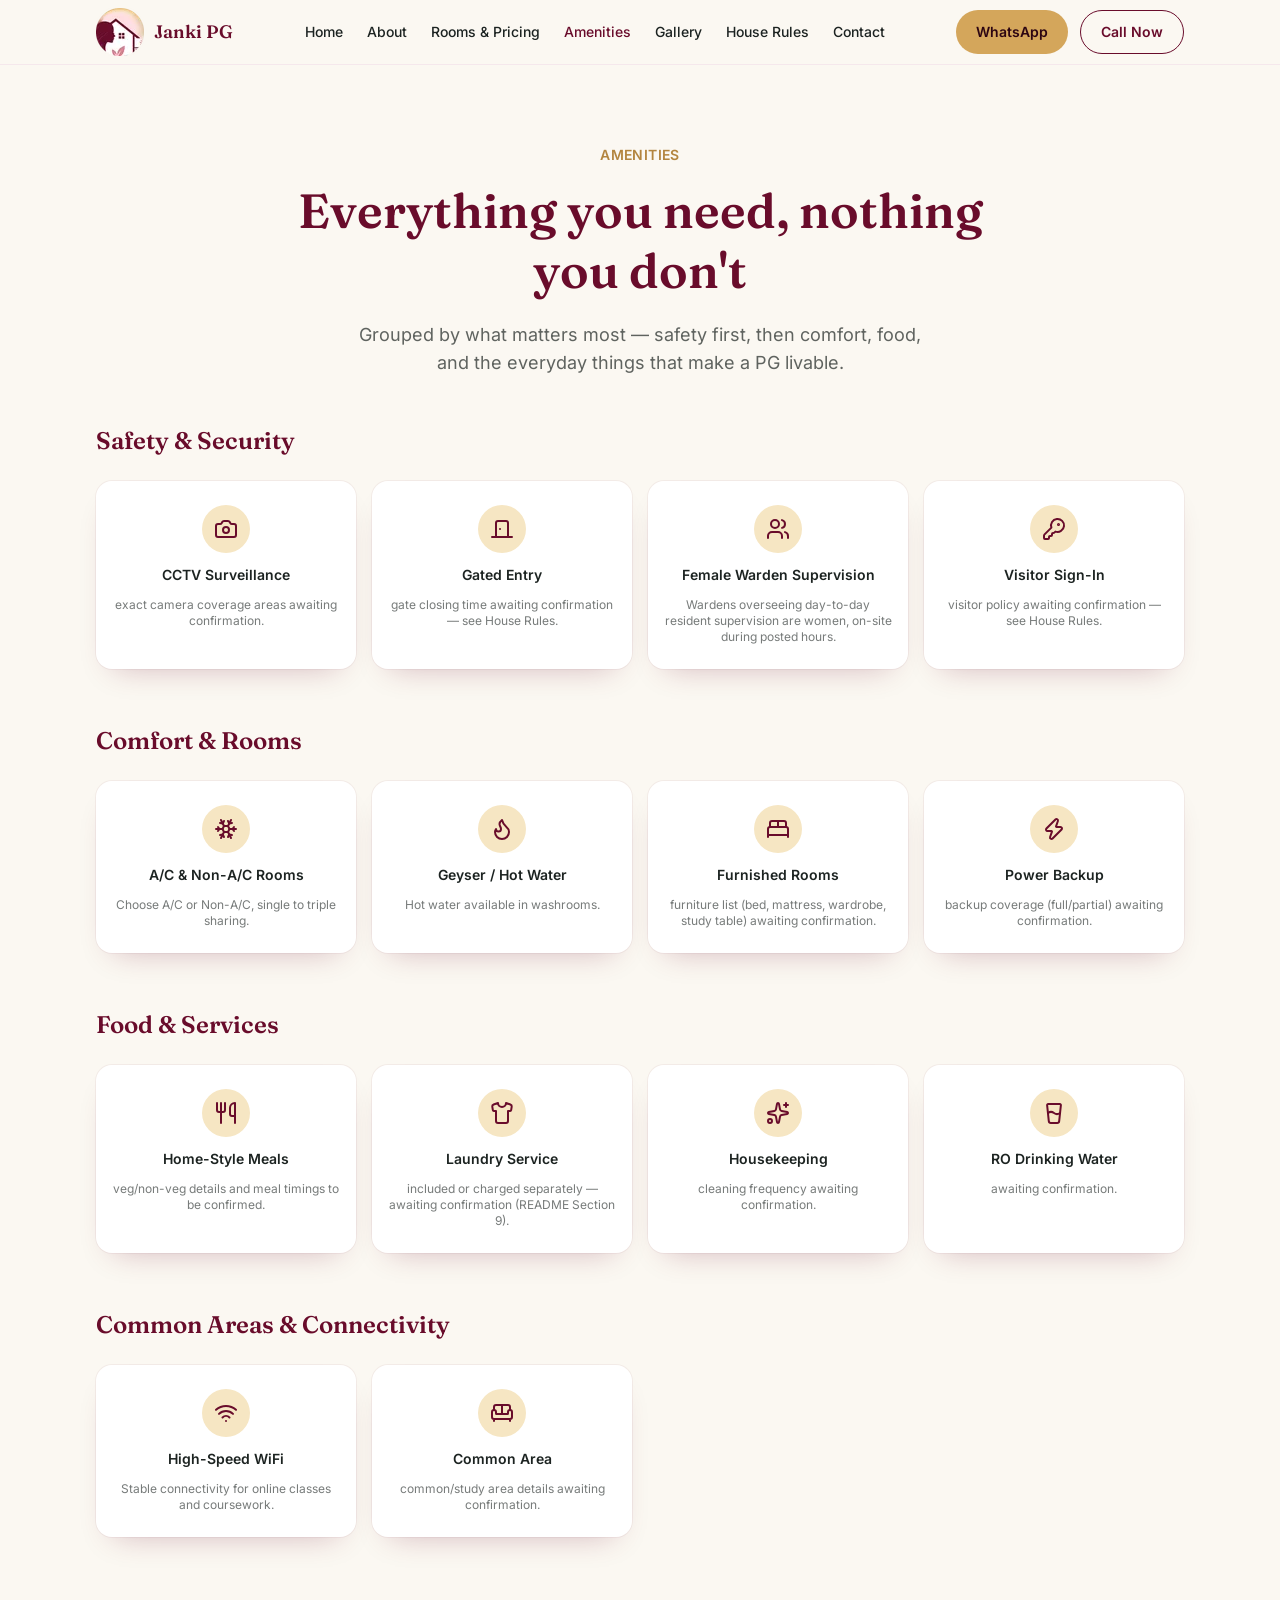
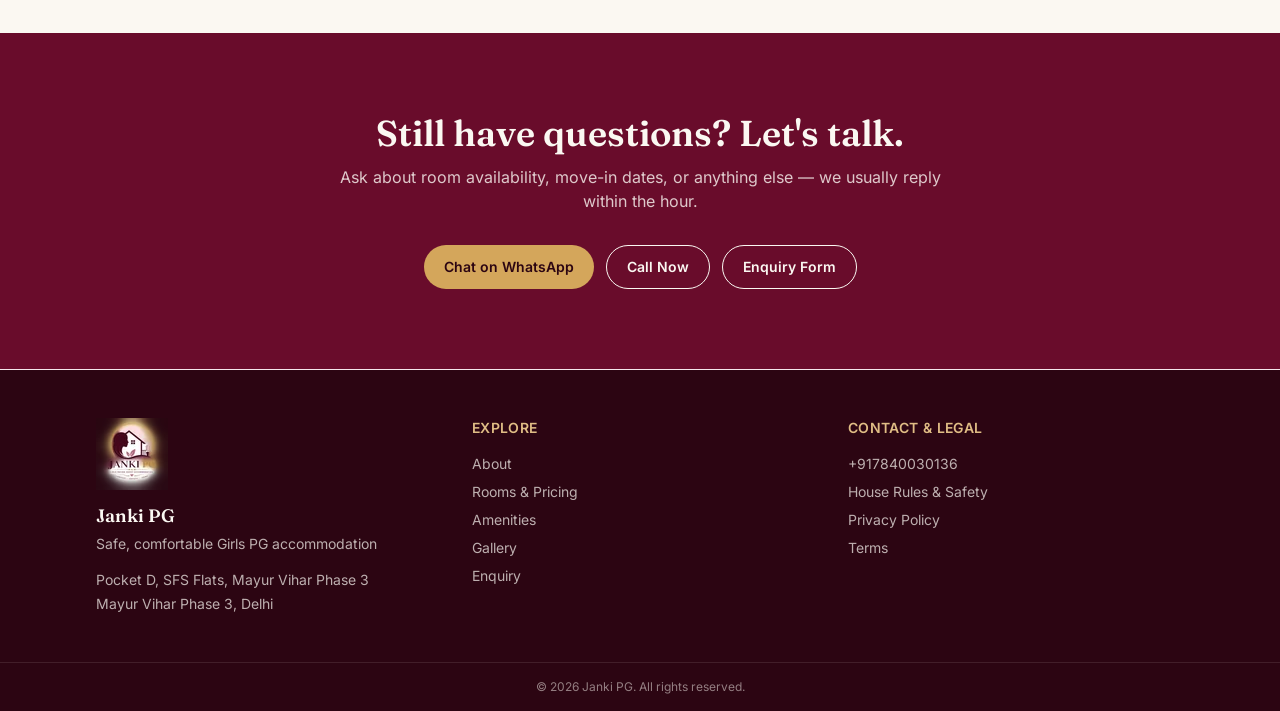
<file: amenities.html>
<!DOCTYPE html>
<html lang="en">

<head>
<!-- Google tag (gtag.js) -->
<script async src="https://www.googletagmanager.com/gtag/js?id=G-4KE43815W7"></script>
<script>
  window.dataLayer = window.dataLayer || [];
  function gtag(){dataLayer.push(arguments);}
  gtag('js', new Date());

  gtag('config', 'G-4KE43815W7');
</script>
  <meta charset="utf-8">
  <meta name="viewport" content="width=device-width, initial-scale=1">
  <link rel="icon" type="image/x-icon" href="assets/images/favicon.ico">
  <link rel="canonical" href="https://www.jankipg.com/amenities.html">
  <title>Amenities — Girls PG in Mayur Vihar Phase 3, Delhi | Janki PG</title>
  <meta name="description"
    content="unique meta description for the Amenities page — safety, comfort, food, and connectivity amenities at Janki PG.">
  <meta property="og:type" content="website">
  <meta property="og:url" content="https://www.jankipg.com/amenities.html">
  <meta property="og:title" content="Amenities — Girls PG in Mayur Vihar Phase 3, Delhi | Janki PG">
  <meta property="og:description"
    content="unique meta description for the Amenities page — safety, comfort, food, and connectivity amenities at Janki PG.">
  <link rel="stylesheet" href="assets/css/style.css">
</head>

<body><a href="#main-content"
    class="sr-only focus:not-sr-only focus:fixed focus:left-4 focus:top-4 focus:z-[60] focus:rounded-full focus:bg-maroon-500 focus:px-4 focus:py-2 focus:text-cream">Skip
    to content</a>
  <header class="sticky top-0 z-50 border-b border-maroon-50 bg-cream/90 backdrop-blur-sm" style="--header-h: 64px;">
    <div class="mx-auto flex h-16 max-w-6xl items-center justify-between px-4 sm:px-6 lg:px-8"><a href="index.html"
        class="flex items-center gap-2.5"><img src="assets/images/logo-badge.webp" alt loading="lazy" decoding="async"
          width="48" height="48" class="h-12 w-12"><span
          class="font-display text-lg font-semibold text-maroon-500">Janki PG</span></a>
      <ul class="flex hidden md:flex">
        <li><a href="index.html"
            class="block px-3 py-2 text-sm font-medium transition-colors duration-150 hover:text-maroon-500 text-ink">Home</a>
        </li>
        <li><a href="about.html"
            class="block px-3 py-2 text-sm font-medium transition-colors duration-150 hover:text-maroon-500 text-ink">About</a>
        </li>
        <li><a href="rooms-and-pricing.html"
            class="block px-3 py-2 text-sm font-medium transition-colors duration-150 hover:text-maroon-500 text-ink">Rooms
            &amp; Pricing</a></li>
        <li><a href="amenities.html" aria-current="page"
            class="block px-3 py-2 text-sm font-medium transition-colors duration-150 hover:text-maroon-500 text-maroon-500">Amenities</a>
        </li>
        <li><a href="gallery.html"
            class="block px-3 py-2 text-sm font-medium transition-colors duration-150 hover:text-maroon-500 text-ink">Gallery</a>
        </li>
        <li><a href="house-rules.html"
            class="block px-3 py-2 text-sm font-medium transition-colors duration-150 hover:text-maroon-500 text-ink">House
            Rules</a></li>
        <li><a href="contact.html"
            class="block px-3 py-2 text-sm font-medium transition-colors duration-150 hover:text-maroon-500 text-ink">Contact</a>
        </li>
      </ul>
      <div class="hidden items-center gap-3 md:flex"><a
          href="https://wa.me/917840030136?text=Hi%2C%20I'm%20interested%20in%20Janki%20PG." target="_blank"
          rel="noopener noreferrer"
          class="inline-flex min-h-11 items-center justify-center gap-2 rounded-full px-5 py-2.5 text-sm font-semibold transition-colors duration-150 bg-gold-500 text-maroon-900 hover:bg-gold-600">WhatsApp</a><a
          href="tel:+917840030136"
          class="inline-flex min-h-11 items-center justify-center gap-2 rounded-full px-5 py-2.5 text-sm font-semibold transition-colors duration-150 border border-maroon-500 text-maroon-500 hover:bg-maroon-50">Call
          Now</a></div><button id="mobile-menu-toggle" type="button"
        class="inline-flex h-11 w-11 items-center justify-center rounded-full text-maroon-500 md:hidden"
        aria-expanded="false" aria-controls="mobile-menu-panel"><span class="sr-only">Toggle menu</span><svg
          id="icon-open" xmlns="http://www.w3.org/2000/svg" width="24" height="24" viewBox="0 0 24 24" fill="none"
          stroke="currentColor" stroke-width="2" stroke-linecap="round" stroke-linejoin="round">
          <line x1="4" y1="6" x2="20" y2="6"></line>
          <line x1="4" y1="12" x2="20" y2="12"></line>
          <line x1="4" y1="18" x2="20" y2="18"></line>
        </svg><svg id="icon-close" xmlns="http://www.w3.org/2000/svg" width="24" height="24" viewBox="0 0 24 24"
          fill="none" stroke="currentColor" stroke-width="2" stroke-linecap="round" stroke-linejoin="round"
          class="hidden">
          <line x1="18" y1="6" x2="6" y2="18"></line>
          <line x1="6" y1="6" x2="18" y2="18"></line>
        </svg></button>
      <div id="mobile-menu-panel"
        class="fixed inset-x-0 top-[var(--header-h,64px)] z-40 hidden max-h-[calc(100vh-var(--header-h,64px))] overflow-y-auto border-t border-maroon-50 bg-cream shadow-lg md:hidden">
        <ul class="flex flex-col gap-1 p-4">
          <li><a href="index.html"
              class="block px-3 py-2 text-sm font-medium transition-colors duration-150 hover:text-maroon-500 text-ink">Home</a>
          </li>
          <li><a href="about.html"
              class="block px-3 py-2 text-sm font-medium transition-colors duration-150 hover:text-maroon-500 text-ink">About</a>
          </li>
          <li><a href="rooms-and-pricing.html"
              class="block px-3 py-2 text-sm font-medium transition-colors duration-150 hover:text-maroon-500 text-ink">Rooms
              &amp; Pricing</a></li>
          <li><a href="amenities.html" aria-current="page"
              class="block px-3 py-2 text-sm font-medium transition-colors duration-150 hover:text-maroon-500 text-maroon-500">Amenities</a>
          </li>
          <li><a href="gallery.html"
              class="block px-3 py-2 text-sm font-medium transition-colors duration-150 hover:text-maroon-500 text-ink">Gallery</a>
          </li>
          <li><a href="house-rules.html"
              class="block px-3 py-2 text-sm font-medium transition-colors duration-150 hover:text-maroon-500 text-ink">House
              Rules</a></li>
          <li><a href="contact.html"
              class="block px-3 py-2 text-sm font-medium transition-colors duration-150 hover:text-maroon-500 text-ink">Contact</a>
          </li>
        </ul>
        <div class="flex flex-col gap-3 border-t border-maroon-50 p-4"><a
            href="https://wa.me/917840030136?text=Hi%2C%20I'm%20interested%20in%20Janki%20PG." target="_blank"
            rel="noopener noreferrer"
            class="inline-flex min-h-11 items-center justify-center gap-2 rounded-full px-5 py-2.5 text-sm font-semibold transition-colors duration-150 bg-gold-500 text-maroon-900 hover:bg-gold-600">WhatsApp
            Us</a><a href="tel:+917840030136"
            class="inline-flex min-h-11 items-center justify-center gap-2 rounded-full px-5 py-2.5 text-sm font-semibold transition-colors duration-150 border border-maroon-500 text-maroon-500 hover:bg-maroon-50">Call
            Now</a></div>
      </div>
      <script
        type="module">var e = document.getElementById(`mobile-menu-toggle`), t = document.getElementById(`mobile-menu-panel`), n = document.getElementById(`icon-open`), r = document.getElementById(`icon-close`); e?.addEventListener(`click`, () => { let i = e.getAttribute(`aria-expanded`) === `true`; e.setAttribute(`aria-expanded`, String(!i)), t?.classList.toggle(`hidden`, i), n?.classList.toggle(`hidden`, !i), r?.classList.toggle(`hidden`, i) }), t?.querySelectorAll(`a`).forEach(i => { i.addEventListener(`click`, () => { e?.setAttribute(`aria-expanded`, `false`), t.classList.add(`hidden`), n?.classList.remove(`hidden`), r?.classList.add(`hidden`) }) });</script>
    </div>
  </header>
  <main id="main-content">
    <section class="bg-cream pb-8 pt-14 sm:pb-12 sm:pt-20">
      <div class="mx-auto max-w-3xl px-4 text-center sm:px-6 lg:px-8">
        <p class="reveal text-sm font-semibold uppercase tracking-wide text-gold-600">Amenities</p>
        <h1 class="reveal mt-4 font-display text-4xl font-semibold leading-tight text-maroon-500 sm:text-5xl">Everything
          you need, nothing you don't</h1>
        <p class="reveal mx-auto mt-5 max-w-xl text-base text-ink/70 sm:text-lg">
          <!-- awaiting client confirmation on exact amenity details -->Grouped by what matters most —
          safety first, then comfort, food, and the everyday things that make a PG livable.</p>
      </div>
    </section>
    <section class="bg-cream pb-16 sm:pb-24">
      <div class="mx-auto max-w-6xl px-4 sm:px-6 lg:px-8">
        <div class="space-y-14">
          <div>
            <h2 class="reveal font-display text-2xl font-semibold text-maroon-500">Safety &amp; Security</h2>
            <div class="mt-6 grid gap-4 [perspective:1200px] sm:grid-cols-2 lg:grid-cols-4">
              <div class="reveal" style="transition-delay: 0ms">
                <div data-tilt="8"
                  class="flex h-full flex-col items-center gap-3 rounded-2xl bg-white px-4 py-6 text-center shadow-[0_15px_30px_-18px_rgba(105,12,43,0.3)] ring-1 ring-maroon-500/5">
                  <div
                    class="inline-flex h-12 w-12 items-center justify-center rounded-full bg-gold-100 text-maroon-500">
                    <svg width="1em" height="1em" class="h-6 w-6" data-icon="lucide:camera">
                      <symbol id="ai:lucide:camera" viewBox="0 0 24 24">
                        <g fill="none" stroke="currentColor" stroke-linecap="round" stroke-linejoin="round"
                          stroke-width="2">
                          <path
                            d="M13.997 4a2 2 0 0 1 1.76 1.05l.486.9A2 2 0 0 0 18.003 7H20a2 2 0 0 1 2 2v9a2 2 0 0 1-2 2H4a2 2 0 0 1-2-2V9a2 2 0 0 1 2-2h1.997a2 2 0 0 0 1.759-1.048l.489-.904A2 2 0 0 1 10.004 4z" />
                          <circle cx="12" cy="13" r="3" />
                        </g>
                      </symbol>
                      <use href="#ai:lucide:camera"></use>
                    </svg></div>
                  <p class="text-sm font-semibold text-ink">CCTV Surveillance</p>
                  <p class="text-xs text-ink/60">exact camera coverage areas awaiting confirmation.</p>
                </div>
              </div>
              <div class="reveal" style="transition-delay: 60ms">
                <div data-tilt="8"
                  class="flex h-full flex-col items-center gap-3 rounded-2xl bg-white px-4 py-6 text-center shadow-[0_15px_30px_-18px_rgba(105,12,43,0.3)] ring-1 ring-maroon-500/5">
                  <div
                    class="inline-flex h-12 w-12 items-center justify-center rounded-full bg-gold-100 text-maroon-500">
                    <svg width="1em" height="1em" class="h-6 w-6" data-icon="lucide:door-closed">
                      <symbol id="ai:lucide:door-closed" viewBox="0 0 24 24">
                        <path fill="none" stroke="currentColor" stroke-linecap="round" stroke-linejoin="round"
                          stroke-width="2" d="M10 12h.01M18 20V6a2 2 0 0 0-2-2H8a2 2 0 0 0-2 2v14m-4 0h20" />
                      </symbol>
                      <use href="#ai:lucide:door-closed"></use>
                    </svg></div>
                  <p class="text-sm font-semibold text-ink">Gated Entry</p>
                  <p class="text-xs text-ink/60">gate closing time awaiting confirmation — see House Rules.
                  </p>
                </div>
              </div>
              <div class="reveal" style="transition-delay: 120ms">
                <div data-tilt="8"
                  class="flex h-full flex-col items-center gap-3 rounded-2xl bg-white px-4 py-6 text-center shadow-[0_15px_30px_-18px_rgba(105,12,43,0.3)] ring-1 ring-maroon-500/5">
                  <div
                    class="inline-flex h-12 w-12 items-center justify-center rounded-full bg-gold-100 text-maroon-500">
                    <svg width="1em" height="1em" class="h-6 w-6" data-icon="lucide:users">
                      <symbol id="ai:lucide:users" viewBox="0 0 24 24">
                        <g fill="none" stroke="currentColor" stroke-linecap="round" stroke-linejoin="round"
                          stroke-width="2">
                          <path
                            d="M16 21v-2a4 4 0 0 0-4-4H6a4 4 0 0 0-4 4v2M16 3.128a4 4 0 0 1 0 7.744M22 21v-2a4 4 0 0 0-3-3.87" />
                          <circle cx="9" cy="7" r="4" />
                        </g>
                      </symbol>
                      <use href="#ai:lucide:users"></use>
                    </svg></div>
                  <p class="text-sm font-semibold text-ink">Female Warden Supervision</p>
                  <p class="text-xs text-ink/60">Wardens overseeing day-to-day resident supervision are women, on-site
                    during posted hours.</p>
                </div>
              </div>
              <div class="reveal" style="transition-delay: 180ms">
                <div data-tilt="8"
                  class="flex h-full flex-col items-center gap-3 rounded-2xl bg-white px-4 py-6 text-center shadow-[0_15px_30px_-18px_rgba(105,12,43,0.3)] ring-1 ring-maroon-500/5">
                  <div
                    class="inline-flex h-12 w-12 items-center justify-center rounded-full bg-gold-100 text-maroon-500">
                    <svg width="1em" height="1em" class="h-6 w-6" data-icon="lucide:key-round">
                      <symbol id="ai:lucide:key-round" viewBox="0 0 24 24">
                        <g fill="none" stroke="currentColor" stroke-linecap="round" stroke-linejoin="round"
                          stroke-width="2">
                          <path
                            d="M2.586 17.414A2 2 0 0 0 2 18.828V21a1 1 0 0 0 1 1h3a1 1 0 0 0 1-1v-1a1 1 0 0 1 1-1h1a1 1 0 0 0 1-1v-1a1 1 0 0 1 1-1h.172a2 2 0 0 0 1.414-.586l.814-.814a6.5 6.5 0 1 0-4-4z" />
                          <circle cx="16.5" cy="7.5" r=".5" fill="currentColor" />
                        </g>
                      </symbol>
                      <use href="#ai:lucide:key-round"></use>
                    </svg></div>
                  <p class="text-sm font-semibold text-ink">Visitor Sign-In</p>
                  <p class="text-xs text-ink/60">visitor policy awaiting confirmation — see House Rules.
                  </p>
                </div>
              </div>
            </div>
          </div>
          <div>
            <h2 class="reveal font-display text-2xl font-semibold text-maroon-500">Comfort &amp; Rooms</h2>
            <div class="mt-6 grid gap-4 [perspective:1200px] sm:grid-cols-2 lg:grid-cols-4">
              <div class="reveal" style="transition-delay: 0ms">
                <div data-tilt="8"
                  class="flex h-full flex-col items-center gap-3 rounded-2xl bg-white px-4 py-6 text-center shadow-[0_15px_30px_-18px_rgba(105,12,43,0.3)] ring-1 ring-maroon-500/5">
                  <div
                    class="inline-flex h-12 w-12 items-center justify-center rounded-full bg-gold-100 text-maroon-500">
                    <svg width="1em" height="1em" class="h-6 w-6" data-icon="lucide:snowflake">
                      <symbol id="ai:lucide:snowflake" viewBox="0 0 24 24">
                        <g fill="none" stroke="currentColor" stroke-linecap="round" stroke-linejoin="round"
                          stroke-width="2">
                          <path d="m10 20l-1.25-2.5L6 18m4-14L8.75 6.5L6 6m8 14l1.25-2.5L18 18M14 4l1.25 2.5L18 6" />
                          <path d="m17 21l-3-6h-4m7-12l-3 6l1.5 3M2 12h6.5L10 9m10 1l-1.5 2l1.5 2" />
                          <path d="M22 12h-6.5L14 15M4 10l1.5 2L4 14m3 7l3-6l-1.5-3M7 3l3 6h4" />
                        </g>
                      </symbol>
                      <use href="#ai:lucide:snowflake"></use>
                    </svg></div>
                  <p class="text-sm font-semibold text-ink">A/C &amp; Non-A/C Rooms</p>
                  <p class="text-xs text-ink/60">Choose A/C or Non-A/C, single to triple sharing.</p>
                </div>
              </div>
              <div class="reveal" style="transition-delay: 60ms">
                <div data-tilt="8"
                  class="flex h-full flex-col items-center gap-3 rounded-2xl bg-white px-4 py-6 text-center shadow-[0_15px_30px_-18px_rgba(105,12,43,0.3)] ring-1 ring-maroon-500/5">
                  <div
                    class="inline-flex h-12 w-12 items-center justify-center rounded-full bg-gold-100 text-maroon-500">
                    <svg width="1em" height="1em" class="h-6 w-6" data-icon="lucide:flame">
                      <symbol id="ai:lucide:flame" viewBox="0 0 24 24">
                        <path fill="none" stroke="currentColor" stroke-linecap="round" stroke-linejoin="round"
                          stroke-width="2"
                          d="M12 3q1 4 4 6.5t3 5.5a1 1 0 0 1-14 0a5 5 0 0 1 1-3a1 1 0 0 0 5 0c0-2-1.5-3-1.5-5q0-2 2.5-4" />
                      </symbol>
                      <use href="#ai:lucide:flame"></use>
                    </svg></div>
                  <p class="text-sm font-semibold text-ink">Geyser / Hot Water</p>
                  <p class="text-xs text-ink/60">Hot water available in washrooms.</p>
                </div>
              </div>
              <div class="reveal" style="transition-delay: 120ms">
                <div data-tilt="8"
                  class="flex h-full flex-col items-center gap-3 rounded-2xl bg-white px-4 py-6 text-center shadow-[0_15px_30px_-18px_rgba(105,12,43,0.3)] ring-1 ring-maroon-500/5">
                  <div
                    class="inline-flex h-12 w-12 items-center justify-center rounded-full bg-gold-100 text-maroon-500">
                    <svg width="1em" height="1em" class="h-6 w-6" data-icon="lucide:bed-double">
                      <symbol id="ai:lucide:bed-double" viewBox="0 0 24 24">
                        <path fill="none" stroke="currentColor" stroke-linecap="round" stroke-linejoin="round"
                          stroke-width="2"
                          d="M2 20v-8a2 2 0 0 1 2-2h16a2 2 0 0 1 2 2v8M4 10V6a2 2 0 0 1 2-2h12a2 2 0 0 1 2 2v4m-8-6v6M2 18h20" />
                      </symbol>
                      <use href="#ai:lucide:bed-double"></use>
                    </svg></div>
                  <p class="text-sm font-semibold text-ink">Furnished Rooms</p>
                  <p class="text-xs text-ink/60">furniture list (bed, mattress, wardrobe, study table)
                    awaiting confirmation.</p>
                </div>
              </div>
              <div class="reveal" style="transition-delay: 180ms">
                <div data-tilt="8"
                  class="flex h-full flex-col items-center gap-3 rounded-2xl bg-white px-4 py-6 text-center shadow-[0_15px_30px_-18px_rgba(105,12,43,0.3)] ring-1 ring-maroon-500/5">
                  <div
                    class="inline-flex h-12 w-12 items-center justify-center rounded-full bg-gold-100 text-maroon-500">
                    <svg width="1em" height="1em" class="h-6 w-6" data-icon="lucide:zap">
                      <symbol id="ai:lucide:zap" viewBox="0 0 24 24">
                        <path fill="none" stroke="currentColor" stroke-linecap="round" stroke-linejoin="round"
                          stroke-width="2"
                          d="M15.914 4a1.5 1.5 0 0 0-2.474-1.561l-9 9A1.5 1.5 0 0 0 5.5 14h4.002a.5.5 0 0 1 .471.666L8.086 20a1.5 1.5 0 0 0 2.475 1.56l9-9A1.5 1.5 0 0 0 18.5 10h-3.997a.5.5 0 0 1-.472-.667z" />
                      </symbol>
                      <use href="#ai:lucide:zap"></use>
                    </svg></div>
                  <p class="text-sm font-semibold text-ink">Power Backup</p>
                  <p class="text-xs text-ink/60">backup coverage (full/partial) awaiting confirmation.</p>
                </div>
              </div>
            </div>
          </div>
          <div>
            <h2 class="reveal font-display text-2xl font-semibold text-maroon-500">Food &amp; Services</h2>
            <div class="mt-6 grid gap-4 [perspective:1200px] sm:grid-cols-2 lg:grid-cols-4">
              <div class="reveal" style="transition-delay: 0ms">
                <div data-tilt="8"
                  class="flex h-full flex-col items-center gap-3 rounded-2xl bg-white px-4 py-6 text-center shadow-[0_15px_30px_-18px_rgba(105,12,43,0.3)] ring-1 ring-maroon-500/5">
                  <div
                    class="inline-flex h-12 w-12 items-center justify-center rounded-full bg-gold-100 text-maroon-500">
                    <svg width="1em" height="1em" class="h-6 w-6" data-icon="lucide:utensils">
                      <symbol id="ai:lucide:utensils" viewBox="0 0 24 24">
                        <path fill="none" stroke="currentColor" stroke-linecap="round" stroke-linejoin="round"
                          stroke-width="2"
                          d="M3 2v7c0 1.1.9 2 2 2h4a2 2 0 0 0 2-2V2M7 2v20m14-7V2a5 5 0 0 0-5 5v6c0 1.1.9 2 2 2zm0 0v7" />
                      </symbol>
                      <use href="#ai:lucide:utensils"></use>
                    </svg></div>
                  <p class="text-sm font-semibold text-ink">Home-Style Meals</p>
                  <p class="text-xs text-ink/60">veg/non-veg details and meal timings to be confirmed.</p>
                </div>
              </div>
              <div class="reveal" style="transition-delay: 60ms">
                <div data-tilt="8"
                  class="flex h-full flex-col items-center gap-3 rounded-2xl bg-white px-4 py-6 text-center shadow-[0_15px_30px_-18px_rgba(105,12,43,0.3)] ring-1 ring-maroon-500/5">
                  <div
                    class="inline-flex h-12 w-12 items-center justify-center rounded-full bg-gold-100 text-maroon-500">
                    <svg width="1em" height="1em" class="h-6 w-6" data-icon="lucide:shirt">
                      <symbol id="ai:lucide:shirt" viewBox="0 0 24 24">
                        <path fill="none" stroke="currentColor" stroke-linecap="round" stroke-linejoin="round"
                          stroke-width="2"
                          d="M20.38 3.46L16 2a4 4 0 0 1-8 0L3.62 3.46a2 2 0 0 0-1.34 2.23l.58 3.47a1 1 0 0 0 .99.84H6v10c0 1.1.9 2 2 2h8a2 2 0 0 0 2-2V10h2.15a1 1 0 0 0 .99-.84l.58-3.47a2 2 0 0 0-1.34-2.23" />
                      </symbol>
                      <use href="#ai:lucide:shirt"></use>
                    </svg></div>
                  <p class="text-sm font-semibold text-ink">Laundry Service</p>
                  <p class="text-xs text-ink/60">included or charged separately — awaiting confirmation
                    (README Section 9).</p>
                </div>
              </div>
              <div class="reveal" style="transition-delay: 120ms">
                <div data-tilt="8"
                  class="flex h-full flex-col items-center gap-3 rounded-2xl bg-white px-4 py-6 text-center shadow-[0_15px_30px_-18px_rgba(105,12,43,0.3)] ring-1 ring-maroon-500/5">
                  <div
                    class="inline-flex h-12 w-12 items-center justify-center rounded-full bg-gold-100 text-maroon-500">
                    <svg width="1em" height="1em" class="h-6 w-6" data-icon="lucide:sparkles">
                      <symbol id="ai:lucide:sparkles" viewBox="0 0 24 24">
                        <g fill="none" stroke="currentColor" stroke-linecap="round" stroke-linejoin="round"
                          stroke-width="2">
                          <path
                            d="M11.017 2.814a1 1 0 0 1 1.966 0l1.051 5.558a2 2 0 0 0 1.594 1.594l5.558 1.051a1 1 0 0 1 0 1.966l-5.558 1.051a2 2 0 0 0-1.594 1.594l-1.051 5.558a1 1 0 0 1-1.966 0l-1.051-5.558a2 2 0 0 0-1.594-1.594l-5.558-1.051a1 1 0 0 1 0-1.966l5.558-1.051a2 2 0 0 0 1.594-1.594zM20 2v4m2-2h-4" />
                          <circle cx="4" cy="20" r="2" />
                        </g>
                      </symbol>
                      <use href="#ai:lucide:sparkles"></use>
                    </svg></div>
                  <p class="text-sm font-semibold text-ink">Housekeeping</p>
                  <p class="text-xs text-ink/60">cleaning frequency awaiting confirmation.</p>
                </div>
              </div>
              <div class="reveal" style="transition-delay: 180ms">
                <div data-tilt="8"
                  class="flex h-full flex-col items-center gap-3 rounded-2xl bg-white px-4 py-6 text-center shadow-[0_15px_30px_-18px_rgba(105,12,43,0.3)] ring-1 ring-maroon-500/5">
                  <div
                    class="inline-flex h-12 w-12 items-center justify-center rounded-full bg-gold-100 text-maroon-500">
                    <svg width="1em" height="1em" class="h-6 w-6" data-icon="lucide:glass-water">
                      <symbol id="ai:lucide:glass-water" viewBox="0 0 24 24">
                        <g fill="none" stroke="currentColor" stroke-linecap="round" stroke-linejoin="round"
                          stroke-width="2">
                          <path
                            d="M5.116 4.104A1 1 0 0 1 6.11 3h11.78a1 1 0 0 1 .994 1.105L17.19 20.21A2 2 0 0 1 15.2 22H8.8a2 2 0 0 1-2-1.79z" />
                          <path d="M6 12a5 5 0 0 1 6 0a5 5 0 0 0 6 0" />
                        </g>
                      </symbol>
                      <use href="#ai:lucide:glass-water"></use>
                    </svg></div>
                  <p class="text-sm font-semibold text-ink">RO Drinking Water</p>
                  <p class="text-xs text-ink/60">awaiting confirmation.</p>
                </div>
              </div>
            </div>
          </div>
          <div>
            <h2 class="reveal font-display text-2xl font-semibold text-maroon-500">Common Areas &amp; Connectivity</h2>
            <div class="mt-6 grid gap-4 [perspective:1200px] sm:grid-cols-2 lg:grid-cols-4">
              <div class="reveal" style="transition-delay: 0ms">
                <div data-tilt="8"
                  class="flex h-full flex-col items-center gap-3 rounded-2xl bg-white px-4 py-6 text-center shadow-[0_15px_30px_-18px_rgba(105,12,43,0.3)] ring-1 ring-maroon-500/5">
                  <div
                    class="inline-flex h-12 w-12 items-center justify-center rounded-full bg-gold-100 text-maroon-500">
                    <svg width="1em" height="1em" class="h-6 w-6" data-icon="lucide:wifi">
                      <symbol id="ai:lucide:wifi" viewBox="0 0 24 24">
                        <path fill="none" stroke="currentColor" stroke-linecap="round" stroke-linejoin="round"
                          stroke-width="2"
                          d="M12 20h.01M2 8.82a15 15 0 0 1 20 0M5 12.859a10 10 0 0 1 14 0m-10.5 3.57a5 5 0 0 1 7 0" />
                      </symbol>
                      <use href="#ai:lucide:wifi"></use>
                    </svg></div>
                  <p class="text-sm font-semibold text-ink">High-Speed WiFi</p>
                  <p class="text-xs text-ink/60">Stable connectivity for online classes and coursework.</p>
                </div>
              </div>
              <div class="reveal" style="transition-delay: 60ms">
                <div data-tilt="8"
                  class="flex h-full flex-col items-center gap-3 rounded-2xl bg-white px-4 py-6 text-center shadow-[0_15px_30px_-18px_rgba(105,12,43,0.3)] ring-1 ring-maroon-500/5">
                  <div
                    class="inline-flex h-12 w-12 items-center justify-center rounded-full bg-gold-100 text-maroon-500">
                    <svg width="1em" height="1em" class="h-6 w-6" data-icon="lucide:sofa">
                      <symbol id="ai:lucide:sofa" viewBox="0 0 24 24">
                        <g fill="none" stroke="currentColor" stroke-linecap="round" stroke-linejoin="round"
                          stroke-width="2">
                          <path d="M20 9V6a2 2 0 0 0-2-2H6a2 2 0 0 0-2 2v3" />
                          <path
                            d="M2 16a2 2 0 0 0 2 2h16a2 2 0 0 0 2-2v-5a2 2 0 0 0-4 0v1.5a.5.5 0 0 1-.5.5h-11a.5.5 0 0 1-.5-.5V11a2 2 0 0 0-4 0zm2 2v2m16-2v2M12 4v9" />
                        </g>
                      </symbol>
                      <use href="#ai:lucide:sofa"></use>
                    </svg></div>
                  <p class="text-sm font-semibold text-ink">Common Area</p>
                  <p class="text-xs text-ink/60">common/study area details awaiting confirmation.</p>
                </div>
              </div>
            </div>
          </div>
        </div>
      </div>
    </section>
    <section class="relative overflow-hidden bg-maroon-500 py-16 text-center text-cream sm:py-20">
      <div class="pointer-events-none absolute inset-0 -z-10">
        <div class="absolute -left-16 -top-16 h-64 w-64 rounded-full bg-gold-500/20 blur-3xl sm:animate-float-slow">
        </div>
        <div
          class="absolute -bottom-20 -right-10 h-72 w-72 rounded-full bg-rose-500/20 blur-3xl sm:animate-float-slower">
        </div>
      </div>
      <div class="reveal mx-auto max-w-2xl px-4 sm:px-6 lg:px-8">
        <h2 class="font-display text-3xl font-semibold sm:text-4xl">Still have questions? Let's talk.</h2>
        <p class="mt-3 text-cream/80">Ask about room availability, move-in dates, or anything else — we usually reply
          within the hour.</p>
        <div class="mt-8 flex flex-wrap justify-center gap-3"><a
            href="https://wa.me/917840030136?text=Hi%2C%20I'm%20interested%20in%20Janki%20PG." target="_blank"
            rel="noopener noreferrer"
            class="inline-flex min-h-11 items-center justify-center gap-2 rounded-full px-5 py-2.5 text-sm font-semibold transition-colors duration-150 bg-gold-500 text-maroon-900 hover:bg-gold-600">Chat
            on WhatsApp</a><a href="tel:+917840030136"
            class="inline-flex min-h-11 items-center justify-center gap-2 rounded-full px-5 py-2.5 text-sm font-semibold transition-colors duration-150 border border-cream text-cream hover:bg-cream/10">Call
            Now</a><a href="enquiry" data-enquiry-trigger="true"
            class="inline-flex min-h-11 items-center justify-center gap-2 rounded-full px-5 py-2.5 text-sm font-semibold transition-colors duration-150 border border-cream text-cream hover:bg-cream/10">Enquiry
            Form</a></div>
      </div>
    </section>
  </main>
  <footer class="border-t border-maroon-50 bg-maroon-900 text-cream">
    <div class="mx-auto grid max-w-6xl gap-10 px-4 py-12 sm:px-6 md:grid-cols-3 lg:px-8">
      <div><img src="assets/images/logo.webp" alt="Janki PG logo" loading="lazy" decoding="async" width="72" height="72"
          class="h-18 w-18">
        <p class="mt-3 font-display text-lg font-semibold">Janki PG</p>
        <p class="mt-1 max-w-xs text-sm text-cream/70">Safe, comfortable Girls PG accommodation</p>
        <address class="mt-4 space-y-1 text-sm text-cream/70 not-italic">
          <p>Pocket D, SFS Flats, Mayur Vihar Phase 3</p>
          <p>Mayur Vihar Phase 3, Delhi</p>
        </address>
      </div>
      <div>
        <p class="text-sm font-semibold uppercase tracking-wide text-gold-400">Explore</p>
        <ul class="mt-4 space-y-2 text-sm text-cream/70">
          <li><a href="about.html" class="hover:text-cream">About</a></li>
          <li><a href="rooms-and-pricing.html" class="hover:text-cream">Rooms &amp; Pricing</a></li>
          <li><a href="amenities.html" class="hover:text-cream">Amenities</a></li>
          <li><a href="gallery.html" class="hover:text-cream">Gallery</a></li>
          <li><a href="enquiry" data-enquiry-trigger="true" class="hover:text-cream">Enquiry</a></li>
        </ul>
      </div>
      <div>
        <p class="text-sm font-semibold uppercase tracking-wide text-gold-400">Contact & Legal</p>
        <ul class="mt-4 space-y-2 text-sm text-cream/70">
          <li><a href="tel:+917840030136" class="hover:text-cream">+917840030136</a></li>
          <li><a href="house-rules.html" class="hover:text-cream">House Rules &amp; Safety</a></li>
          <li><a href="privacy-policy" class="hover:text-cream">Privacy Policy</a></li>
          <li><a href="terms" class="hover:text-cream">Terms</a></li>
        </ul>
      </div>
    </div>
    <div class="border-t border-cream/10 px-4 py-4 text-center text-xs text-cream/50 sm:px-6 lg:px-8">&copy; 2026 Janki
      PG. All rights reserved.</div>
  </footer>
  <dialog id="enquiry-modal"
    class="m-auto w-[min(90vw,560px)] rounded-2xl bg-cream p-0 shadow-2xl backdrop:bg-maroon-900/60 backdrop:backdrop-blur-sm">
    <div class="flex items-center justify-between border-b border-maroon-500/10 px-5 py-4">
      <p class="font-display text-lg font-semibold text-maroon-500">Enquiry Form</p><button type="button"
        id="enquiry-modal-close" aria-label="Close enquiry form"
        class="inline-flex h-9 w-9 items-center justify-center rounded-full text-maroon-500 transition-colors hover:bg-maroon-50"><svg
          width="1em" height="1em" class="h-5 w-5" data-icon="lucide:x">
          <symbol id="ai:lucide:x" viewBox="0 0 24 24">
            <path fill="none" stroke="currentColor" stroke-linecap="round" stroke-linejoin="round" stroke-width="2"
              d="M18 6L6 18M6 6l12 12" />
          </symbol>
          <use href="#ai:lucide:x"></use>
        </svg></button>
    </div>
    <div class="max-h-[75vh] w-full overflow-y-auto">
      <form id="enquiry-form"
        data-action-url="https://docs.google.com/forms/d/e/1FAIpQLSfPX-3XhvBHjcHz-tna_1Fy3qvBlalI7fy0jPwRnVDymQlpAg/formResponse"
        class="space-y-4 p-5">
        <div><label for="entry-820947288" class="mb-1 block text-sm font-medium text-ink">Full Name<span
              class="text-maroon-500"> *</span></label><input id="entry-820947288" name="entry.820947288" type="text"
            required autocomplete="name"
            class="w-full rounded-xl border border-maroon-500/20 bg-white px-3.5 py-2.5 text-sm text-ink focus:border-maroon-500 focus:outline-none focus:ring-2 focus:ring-maroon-500/20">
        </div>
        <div><label for="entry-1517554597" class="mb-1 block text-sm font-medium text-ink">Mobile Number</label><input
            id="entry-1517554597" name="entry.1517554597" type="tel" autocomplete="tel"
            class="w-full rounded-xl border border-maroon-500/20 bg-white px-3.5 py-2.5 text-sm text-ink focus:border-maroon-500 focus:outline-none focus:ring-2 focus:ring-maroon-500/20">
        </div>
        <div><label for="entry-968734799" class="mb-1 block text-sm font-medium text-ink">Are You a?</label><select
            id="entry-968734799" name="entry.968734799"
            class="w-full rounded-xl border border-maroon-500/20 bg-white px-3.5 py-2.5 text-sm text-ink focus:border-maroon-500 focus:outline-none focus:ring-2 focus:ring-maroon-500/20">
            <option value="">Choose</option>
            <option value="Student">Student</option>
            <option value="Working Professional">Working Professional</option>
            <option value="Other">Other</option>
          </select></div>
        <div><label for="entry-660916152" class="mb-1 block text-sm font-medium text-ink">Room Preference</label><select
            id="entry-660916152" name="entry.660916152"
            class="w-full rounded-xl border border-maroon-500/20 bg-white px-3.5 py-2.5 text-sm text-ink focus:border-maroon-500 focus:outline-none focus:ring-2 focus:ring-maroon-500/20">
            <option value="">Choose</option>
            <option value="Single Sharing">Single Sharing</option>
            <option value="Double Sharing">Double Sharing</option>
            <option value="Triple Sharing">Triple Sharing</option>
            <option value="Any Available">Any Available</option>
          </select></div>
        <div><label for="entry-1952686436" class="mb-1 block text-sm font-medium text-ink">Room Type
            Preference</label><select id="entry-1952686436" name="entry.1952686436"
            class="w-full rounded-xl border border-maroon-500/20 bg-white px-3.5 py-2.5 text-sm text-ink focus:border-maroon-500 focus:outline-none focus:ring-2 focus:ring-maroon-500/20">
            <option value="">Choose</option>
            <option value="AC Room">AC Room</option>
            <option value="Non-AC Room">Non-AC Room</option>
            <option value="No Preference">No Preference</option>
          </select></div>
        <div><label for="entry-2068829311" class="mb-1 block text-sm font-medium text-ink">Expected Move-in
            Date</label><input id="entry-2068829311" name="entry.2068829311" type="date"
            class="w-full rounded-xl border border-maroon-500/20 bg-white px-3.5 py-2.5 text-sm text-ink focus:border-maroon-500 focus:outline-none focus:ring-2 focus:ring-maroon-500/20">
        </div>
        <div><label for="entry-779172338" class="mb-1 block text-sm font-medium text-ink">Any Questions or
            Requirements?</label><textarea id="entry-779172338" name="entry.779172338" rows="3"
            class="w-full rounded-xl border border-maroon-500/20 bg-white px-3.5 py-2.5 text-sm text-ink focus:border-maroon-500 focus:outline-none focus:ring-2 focus:ring-maroon-500/20"></textarea>
        </div>
        <div id="enquiry-form-error" class="hidden rounded-xl bg-rose-100 p-3 text-sm text-maroon-600" role="alert">
          Something went wrong sending this — please try again, or reach us directly on <a
            href="https://wa.me/917840030136?text=Hi%2C%20I'm%20interested%20in%20Janki%20PG." target="_blank"
            rel="noopener noreferrer" class="font-semibold underline">WhatsApp</a> or <a href="tel:+917840030136"
            class="font-semibold underline">call</a>.</div><button type="submit" id="enquiry-form-submit"
          class="inline-flex min-h-11 w-full items-center justify-center gap-2 rounded-full bg-maroon-500 px-5 py-2.5 text-sm font-semibold text-cream transition-colors duration-150 hover:bg-maroon-600 disabled:cursor-not-allowed disabled:opacity-60"><span
            id="enquiry-form-submit-label">Send Enquiry</span></button>
      </form>
      <div id="enquiry-form-success" class="hidden flex-col items-center gap-3 p-8 text-center">
        <div class="inline-flex h-14 w-14 items-center justify-center rounded-full bg-maroon-50 text-maroon-500"><svg
            width="1em" height="1em" class="h-7 w-7" data-icon="lucide:check">
            <symbol id="ai:lucide:check" viewBox="0 0 24 24">
              <path fill="none" stroke="currentColor" stroke-linecap="round" stroke-linejoin="round" stroke-width="2"
                d="M20 6L9 17l-5-5" />
            </symbol>
            <use href="#ai:lucide:check"></use>
          </svg></div>
        <p class="font-display text-xl font-semibold text-maroon-500">Thanks — we've got it!</p>
        <p class="text-sm text-ink/70">We'll get back to you shortly. In a hurry? Message us on WhatsApp.</p><a
          href="https://wa.me/917840030136?text=Hi%2C%20I'm%20interested%20in%20Janki%20PG." target="_blank"
          rel="noopener noreferrer"
          class="mt-2 inline-flex min-h-11 items-center justify-center gap-2 rounded-full bg-gold-500 px-5 py-2.5 text-sm font-semibold text-maroon-900 transition-colors duration-150 hover:bg-gold-600">Chat
          on WhatsApp</a>
      </div>
      <script
        type="module">var e = document.getElementById(`enquiry-form`), t = document.getElementById(`enquiry-form-error`), n = document.getElementById(`enquiry-form-success`), r = document.getElementById(`enquiry-form-submit`), i = document.getElementById(`enquiry-form-submit-label`); e?.addEventListener(`submit`, async a => { a.preventDefault(); let o = e.dataset.actionUrl; if (o) { t?.classList.add(`hidden`), r && (r.disabled = !0), i && (i.textContent = `Sending...`); try { await fetch(o, { method: `POST`, mode: `no-cors`, body: new FormData(e) }), e.classList.add(`hidden`), n?.classList.remove(`hidden`), n?.classList.add(`flex`) } catch { t?.classList.remove(`hidden`), r && (r.disabled = !1), i && (i.textContent = `Send Enquiry`) } } });</script>
    </div>
  </dialog>
  <script>
    const dialog = document.getElementById("enquiry-modal");
    const closeBtn = document.getElementById("enquiry-modal-close");

    function openEnquiryModal(event) {
      event.preventDefault();
      dialog.showModal();
    }

    document.querySelectorAll("[data-enquiry-trigger]").forEach((el) => {
      el.addEventListener("click", openEnquiryModal);
    });

    closeBtn?.addEventListener("click", () => dialog.close());

    // click on the backdrop (outside the dialog's own content) closes it
    dialog?.addEventListener("click", (event) => {
      if (event.target === dialog) dialog.close();
    });
  </script>
  <script
    type="module">var e = window.matchMedia(`(prefers-reduced-motion: reduce)`).matches, t = window.matchMedia(`(pointer: fine)`).matches; if (!e && t && document.querySelectorAll(`[data-tilt]`).forEach(e => { let t = Number(e.dataset.tilt) || 8; e.addEventListener(`pointermove`, n => { let r = e.getBoundingClientRect(), i = (n.clientX - r.left) / r.width - .5, a = (n.clientY - r.top) / r.height - .5; e.style.transform = `perspective(800px) rotateX(${(-a * t).toFixed(2)}deg) rotateY(${(i * t).toFixed(2)}deg) translateZ(4px)` }), e.addEventListener(`pointerleave`, () => { e.style.transform = `` }) }), !e && `IntersectionObserver` in window) { let e = new IntersectionObserver(t => { for (let n of t) n.isIntersecting && (n.target.classList.add(`is-revealed`), e.unobserve(n.target)) }, { threshold: .15 }); document.querySelectorAll(`.reveal`).forEach(t => e.observe(t)) } else document.querySelectorAll(`.reveal`).forEach(e => e.classList.add(`is-revealed`));</script>
  <a href="https://wa.me/917840030136?text=Hi%2C%20I'm%20interested%20in%20Janki%20PG."
       target="_blank"
       rel="noopener noreferrer"
       class="fixed bottom-6 right-6 z-50 flex h-14 w-14 items-center justify-center rounded-full bg-[#25D366] text-white shadow-lg transition-transform hover:scale-110 active:scale-95 md:hidden"
       aria-label="Chat on WhatsApp">
    <svg xmlns="http://www.w3.org/2000/svg" width="32" height="32" viewBox="0 0 24 24" fill="currentColor">
       <path d="M17.472 14.382c-.297-.149-1.758-.867-2.03-.967-.273-.099-.471-.148-.67.15-.197.297-.767.966-.94 1.164-.173.199-.347.223-.644.075-.297-.15-1.255-.463-2.39-1.475-.883-.788-1.48-1.761-1.653-2.059-.173-.297-.018-.458.13-.606.134-.133.298-.347.446-.52.149-.174.198-.298.297-.497.099-.198.05-.371-.025-.52-.075-.149-.669-1.612-.916-2.207-.242-.579-.487-.5-.669-.51-.173-.008-.371-.01-.57-.01-.198 0-.52.074-.792.372-.272.297-1.04 1.016-1.04 2.479 0 1.462 1.065 2.875 1.213 3.074.149.198 2.096 3.2 5.077 4.487.709.306 1.262.489 1.694.625.712.227 1.36.195 1.871.118.571-.085 1.758-.719 2.006-1.413.248-.694.248-1.289.173-1.413-.074-.124-.272-.198-.57-.347"></path>
    </svg>
  </a>
  </body>

</html>
</file>
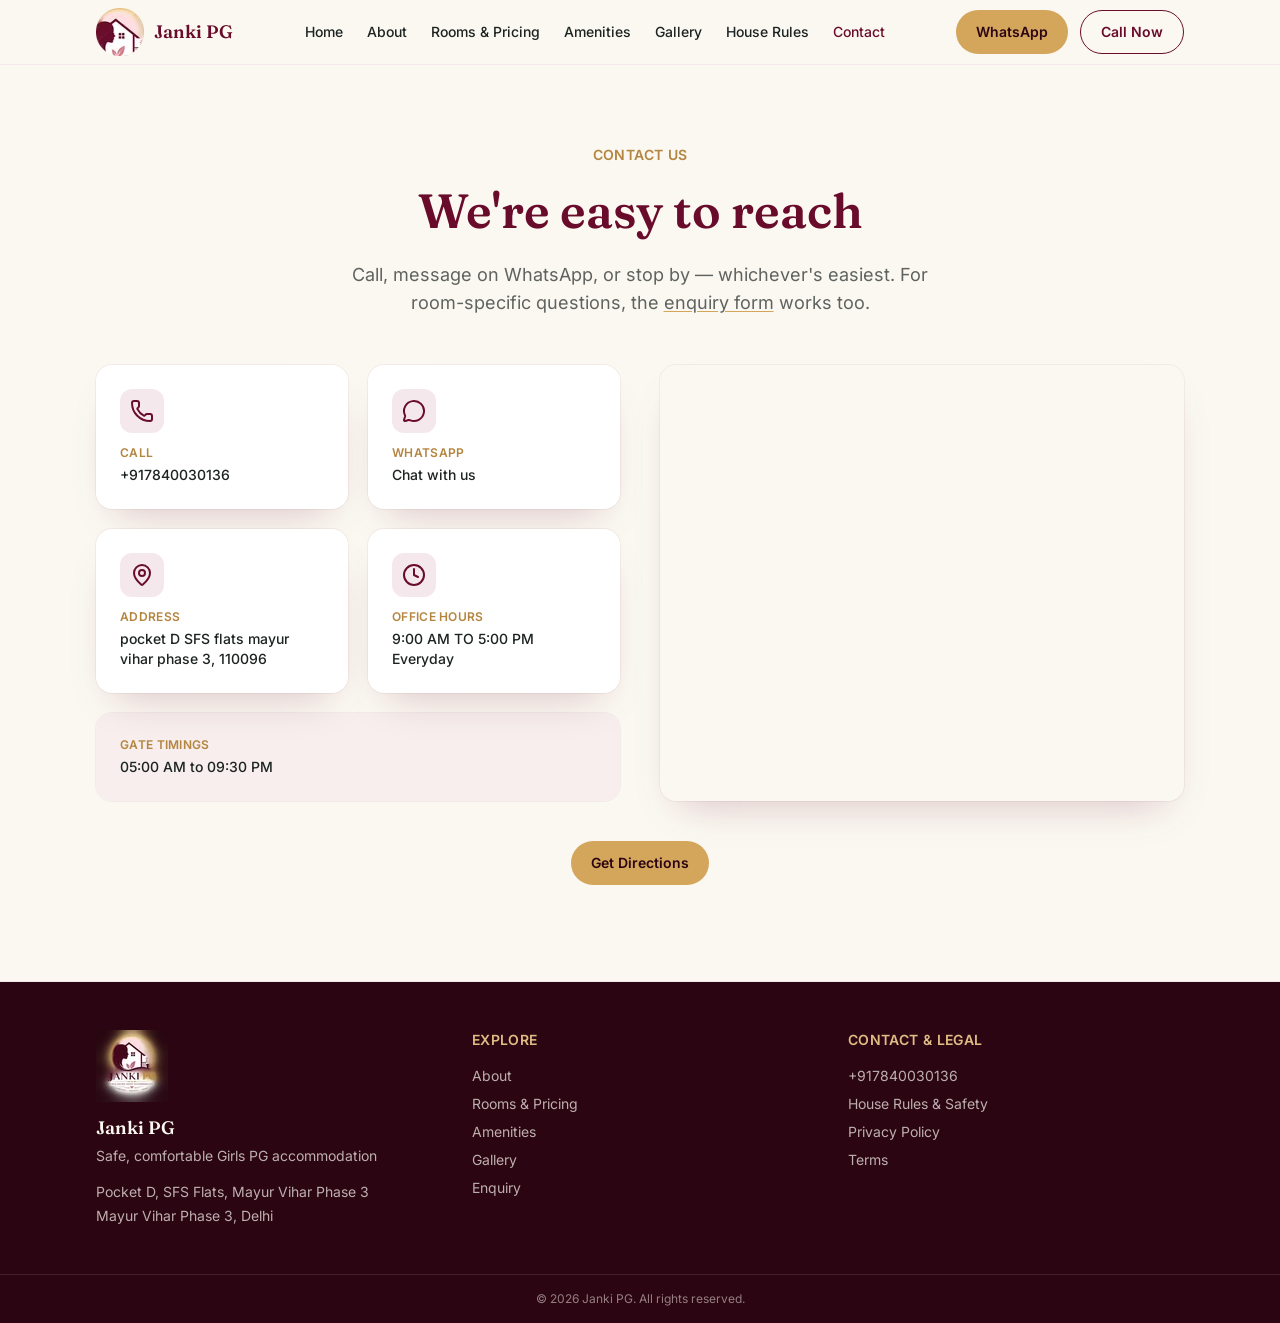
<file: contact.html>
<!DOCTYPE html>
<html lang="en">

<head>
<!-- Google tag (gtag.js) -->
<script async src="https://www.googletagmanager.com/gtag/js?id=G-4KE43815W7"></script>
<script>
  window.dataLayer = window.dataLayer || [];
  function gtag(){dataLayer.push(arguments);}
  gtag('js', new Date());

  gtag('config', 'G-4KE43815W7');
</script>
  <meta charset="utf-8">
  <meta name="viewport" content="width=device-width, initial-scale=1">
  <link rel="icon" type="image/x-icon" href="assets/images/favicon.ico">
  <link rel="canonical" href="https://www.jankipg.com/contact.html">
  <title>Contact Us | Janki PG — Girls PG in Mayur Vihar Phase 3, Delhi</title>
  <meta name="description"
    content="unique meta description for the Contact page — phone, WhatsApp, address, hours, and directions to Janki PG.">
  <meta property="og:type" content="website">
  <meta property="og:url" content="https://www.jankipg.com/contact.html">
  <meta property="og:title" content="Contact Us | Janki PG — Girls PG in Mayur Vihar Phase 3, Delhi">
  <meta property="og:description"
    content="unique meta description for the Contact page — phone, WhatsApp, address, hours, and directions to Janki PG.">
  <link rel="stylesheet" href="assets/css/style.css">
</head>

<body><a href="#main-content"
    class="sr-only focus:not-sr-only focus:fixed focus:left-4 focus:top-4 focus:z-[60] focus:rounded-full focus:bg-maroon-500 focus:px-4 focus:py-2 focus:text-cream">Skip
    to content</a>
  <header class="sticky top-0 z-50 border-b border-maroon-50 bg-cream/90 backdrop-blur-sm" style="--header-h: 64px;">
    <div class="mx-auto flex h-16 max-w-6xl items-center justify-between px-4 sm:px-6 lg:px-8"><a href="index.html"
        class="flex items-center gap-2.5"><img src="assets/images/logo-badge.webp" alt loading="lazy" decoding="async"
          width="48" height="48" class="h-12 w-12"><span
          class="font-display text-lg font-semibold text-maroon-500">Janki PG</span></a>
      <ul class="flex hidden md:flex">
        <li><a href="index.html"
            class="block px-3 py-2 text-sm font-medium transition-colors duration-150 hover:text-maroon-500 text-ink">Home</a>
        </li>
        <li><a href="about.html"
            class="block px-3 py-2 text-sm font-medium transition-colors duration-150 hover:text-maroon-500 text-ink">About</a>
        </li>
        <li><a href="rooms-and-pricing.html"
            class="block px-3 py-2 text-sm font-medium transition-colors duration-150 hover:text-maroon-500 text-ink">Rooms
            &amp; Pricing</a></li>
        <li><a href="amenities.html"
            class="block px-3 py-2 text-sm font-medium transition-colors duration-150 hover:text-maroon-500 text-ink">Amenities</a>
        </li>
        <li><a href="gallery.html"
            class="block px-3 py-2 text-sm font-medium transition-colors duration-150 hover:text-maroon-500 text-ink">Gallery</a>
        </li>
        <li><a href="house-rules.html"
            class="block px-3 py-2 text-sm font-medium transition-colors duration-150 hover:text-maroon-500 text-ink">House
            Rules</a></li>
        <li><a href="contact.html" aria-current="page"
            class="block px-3 py-2 text-sm font-medium transition-colors duration-150 hover:text-maroon-500 text-maroon-500">Contact</a>
        </li>
      </ul>
      <div class="hidden items-center gap-3 md:flex"><a
          href="https://wa.me/917840030136?text=Hi%2C%20I'm%20interested%20in%20Janki%20PG." target="_blank"
          rel="noopener noreferrer"
          class="inline-flex min-h-11 items-center justify-center gap-2 rounded-full px-5 py-2.5 text-sm font-semibold transition-colors duration-150 bg-gold-500 text-maroon-900 hover:bg-gold-600">WhatsApp</a><a
          href="tel:+917840030136"
          class="inline-flex min-h-11 items-center justify-center gap-2 rounded-full px-5 py-2.5 text-sm font-semibold transition-colors duration-150 border border-maroon-500 text-maroon-500 hover:bg-maroon-50">Call
          Now</a></div><button id="mobile-menu-toggle" type="button"
        class="inline-flex h-11 w-11 items-center justify-center rounded-full text-maroon-500 md:hidden"
        aria-expanded="false" aria-controls="mobile-menu-panel"><span class="sr-only">Toggle menu</span><svg
          id="icon-open" xmlns="http://www.w3.org/2000/svg" width="24" height="24" viewBox="0 0 24 24" fill="none"
          stroke="currentColor" stroke-width="2" stroke-linecap="round" stroke-linejoin="round">
          <line x1="4" y1="6" x2="20" y2="6"></line>
          <line x1="4" y1="12" x2="20" y2="12"></line>
          <line x1="4" y1="18" x2="20" y2="18"></line>
        </svg><svg id="icon-close" xmlns="http://www.w3.org/2000/svg" width="24" height="24" viewBox="0 0 24 24"
          fill="none" stroke="currentColor" stroke-width="2" stroke-linecap="round" stroke-linejoin="round"
          class="hidden">
          <line x1="18" y1="6" x2="6" y2="18"></line>
          <line x1="6" y1="6" x2="18" y2="18"></line>
        </svg></button>
      <div id="mobile-menu-panel"
        class="fixed inset-x-0 top-[var(--header-h,64px)] z-40 hidden max-h-[calc(100vh-var(--header-h,64px))] overflow-y-auto border-t border-maroon-50 bg-cream shadow-lg md:hidden">
        <ul class="flex flex-col gap-1 p-4">
          <li><a href="index.html"
              class="block px-3 py-2 text-sm font-medium transition-colors duration-150 hover:text-maroon-500 text-ink">Home</a>
          </li>
          <li><a href="about.html"
              class="block px-3 py-2 text-sm font-medium transition-colors duration-150 hover:text-maroon-500 text-ink">About</a>
          </li>
          <li><a href="rooms-and-pricing.html"
              class="block px-3 py-2 text-sm font-medium transition-colors duration-150 hover:text-maroon-500 text-ink">Rooms
              &amp; Pricing</a></li>
          <li><a href="amenities.html"
              class="block px-3 py-2 text-sm font-medium transition-colors duration-150 hover:text-maroon-500 text-ink">Amenities</a>
          </li>
          <li><a href="gallery.html"
              class="block px-3 py-2 text-sm font-medium transition-colors duration-150 hover:text-maroon-500 text-ink">Gallery</a>
          </li>
          <li><a href="house-rules.html"
              class="block px-3 py-2 text-sm font-medium transition-colors duration-150 hover:text-maroon-500 text-ink">House
              Rules</a></li>
          <li><a href="contact.html" aria-current="page"
              class="block px-3 py-2 text-sm font-medium transition-colors duration-150 hover:text-maroon-500 text-maroon-500">Contact</a>
          </li>
        </ul>
        <div class="flex flex-col gap-3 border-t border-maroon-50 p-4"><a
            href="https://wa.me/917840030136?text=Hi%2C%20I'm%20interested%20in%20Janki%20PG." target="_blank"
            rel="noopener noreferrer"
            class="inline-flex min-h-11 items-center justify-center gap-2 rounded-full px-5 py-2.5 text-sm font-semibold transition-colors duration-150 bg-gold-500 text-maroon-900 hover:bg-gold-600">WhatsApp
            Us</a><a href="tel:+917840030136"
            class="inline-flex min-h-11 items-center justify-center gap-2 rounded-full px-5 py-2.5 text-sm font-semibold transition-colors duration-150 border border-maroon-500 text-maroon-500 hover:bg-maroon-50">Call
            Now</a></div>
      </div>
      <script
        type="module">var e = document.getElementById(`mobile-menu-toggle`), t = document.getElementById(`mobile-menu-panel`), n = document.getElementById(`icon-open`), r = document.getElementById(`icon-close`); e?.addEventListener(`click`, () => { let i = e.getAttribute(`aria-expanded`) === `true`; e.setAttribute(`aria-expanded`, String(!i)), t?.classList.toggle(`hidden`, i), n?.classList.toggle(`hidden`, !i), r?.classList.toggle(`hidden`, i) }), t?.querySelectorAll(`a`).forEach(i => { i.addEventListener(`click`, () => { e?.setAttribute(`aria-expanded`, `false`), t.classList.add(`hidden`), n?.classList.remove(`hidden`), r?.classList.add(`hidden`) }) });</script>
    </div>
  </header>
  <main id="main-content">
    <section class="bg-cream pb-8 pt-14 sm:pb-12 sm:pt-20">
      <div class="mx-auto max-w-3xl px-4 text-center sm:px-6 lg:px-8">
        <p class="reveal text-sm font-semibold uppercase tracking-wide text-gold-600">Contact Us</p>
        <h1 class="reveal mt-4 font-display text-4xl font-semibold leading-tight text-maroon-500 sm:text-5xl">We're easy
          to reach</h1>
        <p class="reveal mx-auto mt-5 max-w-xl text-base text-ink/70 sm:text-lg">Call, message on WhatsApp, or stop by —
          whichever's easiest. For room-specific questions, the <a href="enquiry" data-enquiry-trigger="true"
            class="underline decoration-gold-500 underline-offset-2 hover:text-maroon-500">enquiry form</a> works too.
        </p>
      </div>
    </section>
    <section class="bg-cream pb-16 sm:pb-24">
      <div class="mx-auto grid max-w-6xl gap-10 px-4 sm:px-6 lg:grid-cols-2 lg:px-8">
        <div class="grid gap-5 sm:grid-cols-2 [perspective:1200px]">
          <div class="reveal" style="transition-delay: 0ms">
            <div data-tilt="6"
              class="flex h-full flex-col gap-3 rounded-2xl bg-white p-6 shadow-[0_20px_40px_-20px_rgba(105,12,43,0.25)] ring-1 ring-maroon-500/5">
              <div class="inline-flex h-11 w-11 items-center justify-center rounded-xl bg-maroon-50 text-maroon-500">
                <svg width="1em" height="1em" class="h-6 w-6" data-icon="lucide:phone">
                  <symbol id="ai:lucide:phone" viewBox="0 0 24 24">
                    <path fill="none" stroke="currentColor" stroke-linecap="round" stroke-linejoin="round"
                      stroke-width="2"
                      d="M13.832 16.568a1 1 0 0 0 1.213-.303l.355-.465A2 2 0 0 1 17 15h3a2 2 0 0 1 2 2v3a2 2 0 0 1-2 2A18 18 0 0 1 2 4a2 2 0 0 1 2-2h3a2 2 0 0 1 2 2v3a2 2 0 0 1-.8 1.6l-.468.351a1 1 0 0 0-.292 1.233a14 14 0 0 0 6.392 6.384" />
                  </symbol>
                  <use href="#ai:lucide:phone"></use>
                </svg></div>
              <div>
                <p class="text-xs font-semibold uppercase tracking-wide text-gold-600">Call</p><a
                  href="tel:+917840030136"
                  class="mt-1 block text-sm font-medium text-ink hover:text-maroon-500">+917840030136</a>
              </div>
            </div>
          </div>
          <div class="reveal" style="transition-delay: 80ms">
            <div data-tilt="6"
              class="flex h-full flex-col gap-3 rounded-2xl bg-white p-6 shadow-[0_20px_40px_-20px_rgba(105,12,43,0.25)] ring-1 ring-maroon-500/5">
              <div class="inline-flex h-11 w-11 items-center justify-center rounded-xl bg-maroon-50 text-maroon-500">
                <svg width="1em" height="1em" class="h-6 w-6" data-icon="lucide:message-circle">
                  <symbol id="ai:lucide:message-circle" viewBox="0 0 24 24">
                    <path fill="none" stroke="currentColor" stroke-linecap="round" stroke-linejoin="round"
                      stroke-width="2"
                      d="M2.992 16.342a2 2 0 0 1 .094 1.167l-1.065 3.29a1 1 0 0 0 1.236 1.168l3.413-.998a2 2 0 0 1 1.099.092a10 10 0 1 0-4.777-4.719" />
                  </symbol>
                  <use href="#ai:lucide:message-circle"></use>
                </svg></div>
              <div>
                <p class="text-xs font-semibold uppercase tracking-wide text-gold-600">WhatsApp</p><a
                  href="https://wa.me/917840030136?text=Hi%2C%20I'm%20interested%20in%20Janki%20PG." target="_blank"
                  rel="noopener noreferrer" class="mt-1 block text-sm font-medium text-ink hover:text-maroon-500">Chat
                  with us</a>
              </div>
            </div>
          </div>
          <div class="reveal" style="transition-delay: 160ms">
            <div data-tilt="6"
              class="flex h-full flex-col gap-3 rounded-2xl bg-white p-6 shadow-[0_20px_40px_-20px_rgba(105,12,43,0.25)] ring-1 ring-maroon-500/5">
              <div class="inline-flex h-11 w-11 items-center justify-center rounded-xl bg-maroon-50 text-maroon-500">
                <svg width="1em" height="1em" class="h-6 w-6" data-icon="lucide:map-pin">
                  <symbol id="ai:lucide:map-pin" viewBox="0 0 24 24">
                    <g fill="none" stroke="currentColor" stroke-linecap="round" stroke-linejoin="round"
                      stroke-width="2">
                      <path
                        d="M20 10c0 4.993-5.539 10.193-7.399 11.799a1 1 0 0 1-1.202 0C9.539 20.193 4 14.993 4 10a8 8 0 0 1 16 0" />
                      <circle cx="12" cy="10" r="3" />
                    </g>
                  </symbol>
                  <use href="#ai:lucide:map-pin"></use>
                </svg></div>
              <div>
                <p class="text-xs font-semibold uppercase tracking-wide text-gold-600">Address</p><a
                  href="https://maps.app.goo.gl/ULFRcXN44v5XWfUi7" target="_blank" rel="noopener noreferrer"
                  class="mt-1 block text-sm font-medium text-ink hover:text-maroon-500">pocket D SFS flats mayur
                  vihar phase 3, 110096</a>
              </div>
            </div>
          </div>
          <div class="reveal" style="transition-delay: 240ms">
            <div data-tilt="6"
              class="flex h-full flex-col gap-3 rounded-2xl bg-white p-6 shadow-[0_20px_40px_-20px_rgba(105,12,43,0.25)] ring-1 ring-maroon-500/5">
              <div class="inline-flex h-11 w-11 items-center justify-center rounded-xl bg-maroon-50 text-maroon-500">
                <svg width="1em" height="1em" class="h-6 w-6" data-icon="lucide:clock">
                  <symbol id="ai:lucide:clock" viewBox="0 0 24 24">
                    <g fill="none" stroke="currentColor" stroke-linecap="round" stroke-linejoin="round"
                      stroke-width="2">
                      <circle cx="12" cy="12" r="10" />
                      <path d="M12 6v6l4 2" />
                    </g>
                  </symbol>
                  <use href="#ai:lucide:clock"></use>
                </svg></div>
              <div>
                <p class="text-xs font-semibold uppercase tracking-wide text-gold-600">Office Hours</p>
                <p class="mt-1 text-sm font-medium text-ink">9:00 AM TO 5:00 PM Everyday</p>
              </div>
            </div>
          </div>
          <div class="reveal sm:col-span-2" style="transition-delay: 320ms">
            <div class="rounded-2xl bg-maroon-50/60 p-6 ring-1 ring-maroon-500/5">
              <p class="text-xs font-semibold uppercase tracking-wide text-gold-600">Gate Timings</p>
              <p class="mt-1 text-sm font-medium text-ink">05:00 AM to 09:30 PM</p>
            </div>
          </div>
        </div>
        <div
          class="reveal overflow-hidden rounded-2xl shadow-[0_20px_40px_-20px_rgba(105,12,43,0.25)] ring-1 ring-maroon-500/5">
          <iframe title="Janki PG location"
            src="https://maps.google.com/maps?q=J85Q%2B32+Mayur+Vihar+Phase+III,+New+Delhi,+Delhi&amp;z=19&amp;output=embed"
            class="h-80 w-full border-0 lg:h-full lg:min-h-[420px]" loading="lazy"
            referrerpolicy="no-referrer-when-downgrade"></iframe></div>
      </div>
      <div class="reveal mt-10 text-center"><a href="https://maps.app.goo.gl/LWB3Qem5ts7SF6bn8?g_st=ac" target="_blank"
          rel="noopener noreferrer"
          class="inline-flex min-h-11 items-center justify-center gap-2 rounded-full px-5 py-2.5 text-sm font-semibold transition-colors duration-150 bg-gold-500 text-maroon-900 hover:bg-gold-600">Get
          Directions</a></div>
    </section>
  </main>
  <footer class="border-t border-maroon-50 bg-maroon-900 text-cream">
    <div class="mx-auto grid max-w-6xl gap-10 px-4 py-12 sm:px-6 md:grid-cols-3 lg:px-8">
      <div><img src="assets/images/logo.webp" alt="Janki PG logo" loading="lazy" decoding="async" width="72" height="72"
          class="h-18 w-18">
        <p class="mt-3 font-display text-lg font-semibold">Janki PG</p>
        <p class="mt-1 max-w-xs text-sm text-cream/70">Safe, comfortable Girls PG accommodation</p>
        <address class="mt-4 space-y-1 text-sm text-cream/70 not-italic">
          <p>Pocket D, SFS Flats, Mayur Vihar Phase 3</p>
          <p>Mayur Vihar Phase 3, Delhi</p>
        </address>
      </div>
      <div>
        <p class="text-sm font-semibold uppercase tracking-wide text-gold-400">Explore</p>
        <ul class="mt-4 space-y-2 text-sm text-cream/70">
          <li><a href="about.html" class="hover:text-cream">About</a></li>
          <li><a href="rooms-and-pricing.html" class="hover:text-cream">Rooms &amp; Pricing</a></li>
          <li><a href="amenities.html" class="hover:text-cream">Amenities</a></li>
          <li><a href="gallery.html" class="hover:text-cream">Gallery</a></li>
          <li><a href="enquiry" data-enquiry-trigger="true" class="hover:text-cream">Enquiry</a></li>
        </ul>
      </div>
      <div>
        <p class="text-sm font-semibold uppercase tracking-wide text-gold-400">Contact & Legal</p>
        <ul class="mt-4 space-y-2 text-sm text-cream/70">
          <li><a href="tel:+917840030136" class="hover:text-cream">+917840030136</a></li>
          <li><a href="house-rules.html" class="hover:text-cream">House Rules &amp; Safety</a></li>
          <li><a href="privacy-policy" class="hover:text-cream">Privacy Policy</a></li>
          <li><a href="terms" class="hover:text-cream">Terms</a></li>
        </ul>
      </div>
    </div>
    <div class="border-t border-cream/10 px-4 py-4 text-center text-xs text-cream/50 sm:px-6 lg:px-8">&copy; 2026 Janki
      PG. All rights reserved.</div>
  </footer>
  <dialog id="enquiry-modal"
    class="m-auto w-[min(90vw,560px)] rounded-2xl bg-cream p-0 shadow-2xl backdrop:bg-maroon-900/60 backdrop:backdrop-blur-sm">
    <div class="flex items-center justify-between border-b border-maroon-500/10 px-5 py-4">
      <p class="font-display text-lg font-semibold text-maroon-500">Enquiry Form</p><button type="button"
        id="enquiry-modal-close" aria-label="Close enquiry form"
        class="inline-flex h-9 w-9 items-center justify-center rounded-full text-maroon-500 transition-colors hover:bg-maroon-50"><svg
          width="1em" height="1em" class="h-5 w-5" data-icon="lucide:x">
          <symbol id="ai:lucide:x" viewBox="0 0 24 24">
            <path fill="none" stroke="currentColor" stroke-linecap="round" stroke-linejoin="round" stroke-width="2"
              d="M18 6L6 18M6 6l12 12" />
          </symbol>
          <use href="#ai:lucide:x"></use>
        </svg></button>
    </div>
    <div class="max-h-[75vh] w-full overflow-y-auto">
      <form id="enquiry-form"
        data-action-url="https://docs.google.com/forms/d/e/1FAIpQLSfPX-3XhvBHjcHz-tna_1Fy3qvBlalI7fy0jPwRnVDymQlpAg/formResponse"
        class="space-y-4 p-5">
        <div><label for="entry-820947288" class="mb-1 block text-sm font-medium text-ink">Full Name<span
              class="text-maroon-500"> *</span></label><input id="entry-820947288" name="entry.820947288" type="text"
            required autocomplete="name"
            class="w-full rounded-xl border border-maroon-500/20 bg-white px-3.5 py-2.5 text-sm text-ink focus:border-maroon-500 focus:outline-none focus:ring-2 focus:ring-maroon-500/20">
        </div>
        <div><label for="entry-1517554597" class="mb-1 block text-sm font-medium text-ink">Mobile Number</label><input
            id="entry-1517554597" name="entry.1517554597" type="tel" autocomplete="tel"
            class="w-full rounded-xl border border-maroon-500/20 bg-white px-3.5 py-2.5 text-sm text-ink focus:border-maroon-500 focus:outline-none focus:ring-2 focus:ring-maroon-500/20">
        </div>
        <div><label for="entry-968734799" class="mb-1 block text-sm font-medium text-ink">Are You a?</label><select
            id="entry-968734799" name="entry.968734799"
            class="w-full rounded-xl border border-maroon-500/20 bg-white px-3.5 py-2.5 text-sm text-ink focus:border-maroon-500 focus:outline-none focus:ring-2 focus:ring-maroon-500/20">
            <option value="">Choose</option>
            <option value="Student">Student</option>
            <option value="Working Professional">Working Professional</option>
            <option value="Other">Other</option>
          </select></div>
        <div><label for="entry-660916152" class="mb-1 block text-sm font-medium text-ink">Room Preference</label><select
            id="entry-660916152" name="entry.660916152"
            class="w-full rounded-xl border border-maroon-500/20 bg-white px-3.5 py-2.5 text-sm text-ink focus:border-maroon-500 focus:outline-none focus:ring-2 focus:ring-maroon-500/20">
            <option value="">Choose</option>
            <option value="Single Sharing">Single Sharing</option>
            <option value="Double Sharing">Double Sharing</option>
            <option value="Triple Sharing">Triple Sharing</option>
            <option value="Any Available">Any Available</option>
          </select></div>
        <div><label for="entry-1952686436" class="mb-1 block text-sm font-medium text-ink">Room Type
            Preference</label><select id="entry-1952686436" name="entry.1952686436"
            class="w-full rounded-xl border border-maroon-500/20 bg-white px-3.5 py-2.5 text-sm text-ink focus:border-maroon-500 focus:outline-none focus:ring-2 focus:ring-maroon-500/20">
            <option value="">Choose</option>
            <option value="AC Room">AC Room</option>
            <option value="Non-AC Room">Non-AC Room</option>
            <option value="No Preference">No Preference</option>
          </select></div>
        <div><label for="entry-2068829311" class="mb-1 block text-sm font-medium text-ink">Expected Move-in
            Date</label><input id="entry-2068829311" name="entry.2068829311" type="date"
            class="w-full rounded-xl border border-maroon-500/20 bg-white px-3.5 py-2.5 text-sm text-ink focus:border-maroon-500 focus:outline-none focus:ring-2 focus:ring-maroon-500/20">
        </div>
        <div><label for="entry-779172338" class="mb-1 block text-sm font-medium text-ink">Any Questions or
            Requirements?</label><textarea id="entry-779172338" name="entry.779172338" rows="3"
            class="w-full rounded-xl border border-maroon-500/20 bg-white px-3.5 py-2.5 text-sm text-ink focus:border-maroon-500 focus:outline-none focus:ring-2 focus:ring-maroon-500/20"></textarea>
        </div>
        <div id="enquiry-form-error" class="hidden rounded-xl bg-rose-100 p-3 text-sm text-maroon-600" role="alert">
          Something went wrong sending this — please try again, or reach us directly on <a
            href="https://wa.me/917840030136?text=Hi%2C%20I'm%20interested%20in%20Janki%20PG." target="_blank"
            rel="noopener noreferrer" class="font-semibold underline">WhatsApp</a> or <a href="tel:+917840030136"
            class="font-semibold underline">call</a>.</div><button type="submit" id="enquiry-form-submit"
          class="inline-flex min-h-11 w-full items-center justify-center gap-2 rounded-full bg-maroon-500 px-5 py-2.5 text-sm font-semibold text-cream transition-colors duration-150 hover:bg-maroon-600 disabled:cursor-not-allowed disabled:opacity-60"><span
            id="enquiry-form-submit-label">Send Enquiry</span></button>
      </form>
      <div id="enquiry-form-success" class="hidden flex-col items-center gap-3 p-8 text-center">
        <div class="inline-flex h-14 w-14 items-center justify-center rounded-full bg-maroon-50 text-maroon-500"><svg
            width="1em" height="1em" class="h-7 w-7" data-icon="lucide:check">
            <symbol id="ai:lucide:check" viewBox="0 0 24 24">
              <path fill="none" stroke="currentColor" stroke-linecap="round" stroke-linejoin="round" stroke-width="2"
                d="M20 6L9 17l-5-5" />
            </symbol>
            <use href="#ai:lucide:check"></use>
          </svg></div>
        <p class="font-display text-xl font-semibold text-maroon-500">Thanks — we've got it!</p>
        <p class="text-sm text-ink/70">We'll get back to you shortly. In a hurry? Message us on WhatsApp.</p><a
          href="https://wa.me/917840030136?text=Hi%2C%20I'm%20interested%20in%20Janki%20PG." target="_blank"
          rel="noopener noreferrer"
          class="mt-2 inline-flex min-h-11 items-center justify-center gap-2 rounded-full bg-gold-500 px-5 py-2.5 text-sm font-semibold text-maroon-900 transition-colors duration-150 hover:bg-gold-600">Chat
          on WhatsApp</a>
      </div>
      <script
        type="module">var e = document.getElementById(`enquiry-form`), t = document.getElementById(`enquiry-form-error`), n = document.getElementById(`enquiry-form-success`), r = document.getElementById(`enquiry-form-submit`), i = document.getElementById(`enquiry-form-submit-label`); e?.addEventListener(`submit`, async a => { a.preventDefault(); let o = e.dataset.actionUrl; if (o) { t?.classList.add(`hidden`), r && (r.disabled = !0), i && (i.textContent = `Sending...`); try { await fetch(o, { method: `POST`, mode: `no-cors`, body: new FormData(e) }), e.classList.add(`hidden`), n?.classList.remove(`hidden`), n?.classList.add(`flex`) } catch { t?.classList.remove(`hidden`), r && (r.disabled = !1), i && (i.textContent = `Send Enquiry`) } } });</script>
    </div>
  </dialog>
  <script>
    const dialog = document.getElementById("enquiry-modal");
    const closeBtn = document.getElementById("enquiry-modal-close");

    function openEnquiryModal(event) {
      event.preventDefault();
      dialog.showModal();
    }

    document.querySelectorAll("[data-enquiry-trigger]").forEach((el) => {
      el.addEventListener("click", openEnquiryModal);
    });

    closeBtn?.addEventListener("click", () => dialog.close());

    // click on the backdrop (outside the dialog's own content) closes it
    dialog?.addEventListener("click", (event) => {
      if (event.target === dialog) dialog.close();
    });
  </script>
  <script
    type="module">var e = window.matchMedia(`(prefers-reduced-motion: reduce)`).matches, t = window.matchMedia(`(pointer: fine)`).matches; if (!e && t && document.querySelectorAll(`[data-tilt]`).forEach(e => { let t = Number(e.dataset.tilt) || 8; e.addEventListener(`pointermove`, n => { let r = e.getBoundingClientRect(), i = (n.clientX - r.left) / r.width - .5, a = (n.clientY - r.top) / r.height - .5; e.style.transform = `perspective(800px) rotateX(${(-a * t).toFixed(2)}deg) rotateY(${(i * t).toFixed(2)}deg) translateZ(4px)` }), e.addEventListener(`pointerleave`, () => { e.style.transform = `` }) }), !e && `IntersectionObserver` in window) { let e = new IntersectionObserver(t => { for (let n of t) n.isIntersecting && (n.target.classList.add(`is-revealed`), e.unobserve(n.target)) }, { threshold: .15 }); document.querySelectorAll(`.reveal`).forEach(t => e.observe(t)) } else document.querySelectorAll(`.reveal`).forEach(e => e.classList.add(`is-revealed`));</script>
  <a href="https://wa.me/917840030136?text=Hi%2C%20I'm%20interested%20in%20Janki%20PG."
       target="_blank"
       rel="noopener noreferrer"
       class="fixed bottom-6 right-6 z-50 flex h-14 w-14 items-center justify-center rounded-full bg-[#25D366] text-white shadow-lg transition-transform hover:scale-110 active:scale-95 md:hidden"
       aria-label="Chat on WhatsApp">
    <svg xmlns="http://www.w3.org/2000/svg" width="32" height="32" viewBox="0 0 24 24" fill="currentColor">
       <path d="M17.472 14.382c-.297-.149-1.758-.867-2.03-.967-.273-.099-.471-.148-.67.15-.197.297-.767.966-.94 1.164-.173.199-.347.223-.644.075-.297-.15-1.255-.463-2.39-1.475-.883-.788-1.48-1.761-1.653-2.059-.173-.297-.018-.458.13-.606.134-.133.298-.347.446-.52.149-.174.198-.298.297-.497.099-.198.05-.371-.025-.52-.075-.149-.669-1.612-.916-2.207-.242-.579-.487-.5-.669-.51-.173-.008-.371-.01-.57-.01-.198 0-.52.074-.792.372-.272.297-1.04 1.016-1.04 2.479 0 1.462 1.065 2.875 1.213 3.074.149.198 2.096 3.2 5.077 4.487.709.306 1.262.489 1.694.625.712.227 1.36.195 1.871.118.571-.085 1.758-.719 2.006-1.413.248-.694.248-1.289.173-1.413-.074-.124-.272-.198-.57-.347"></path>
    </svg>
  </a>
  </body>

</html>
</file>
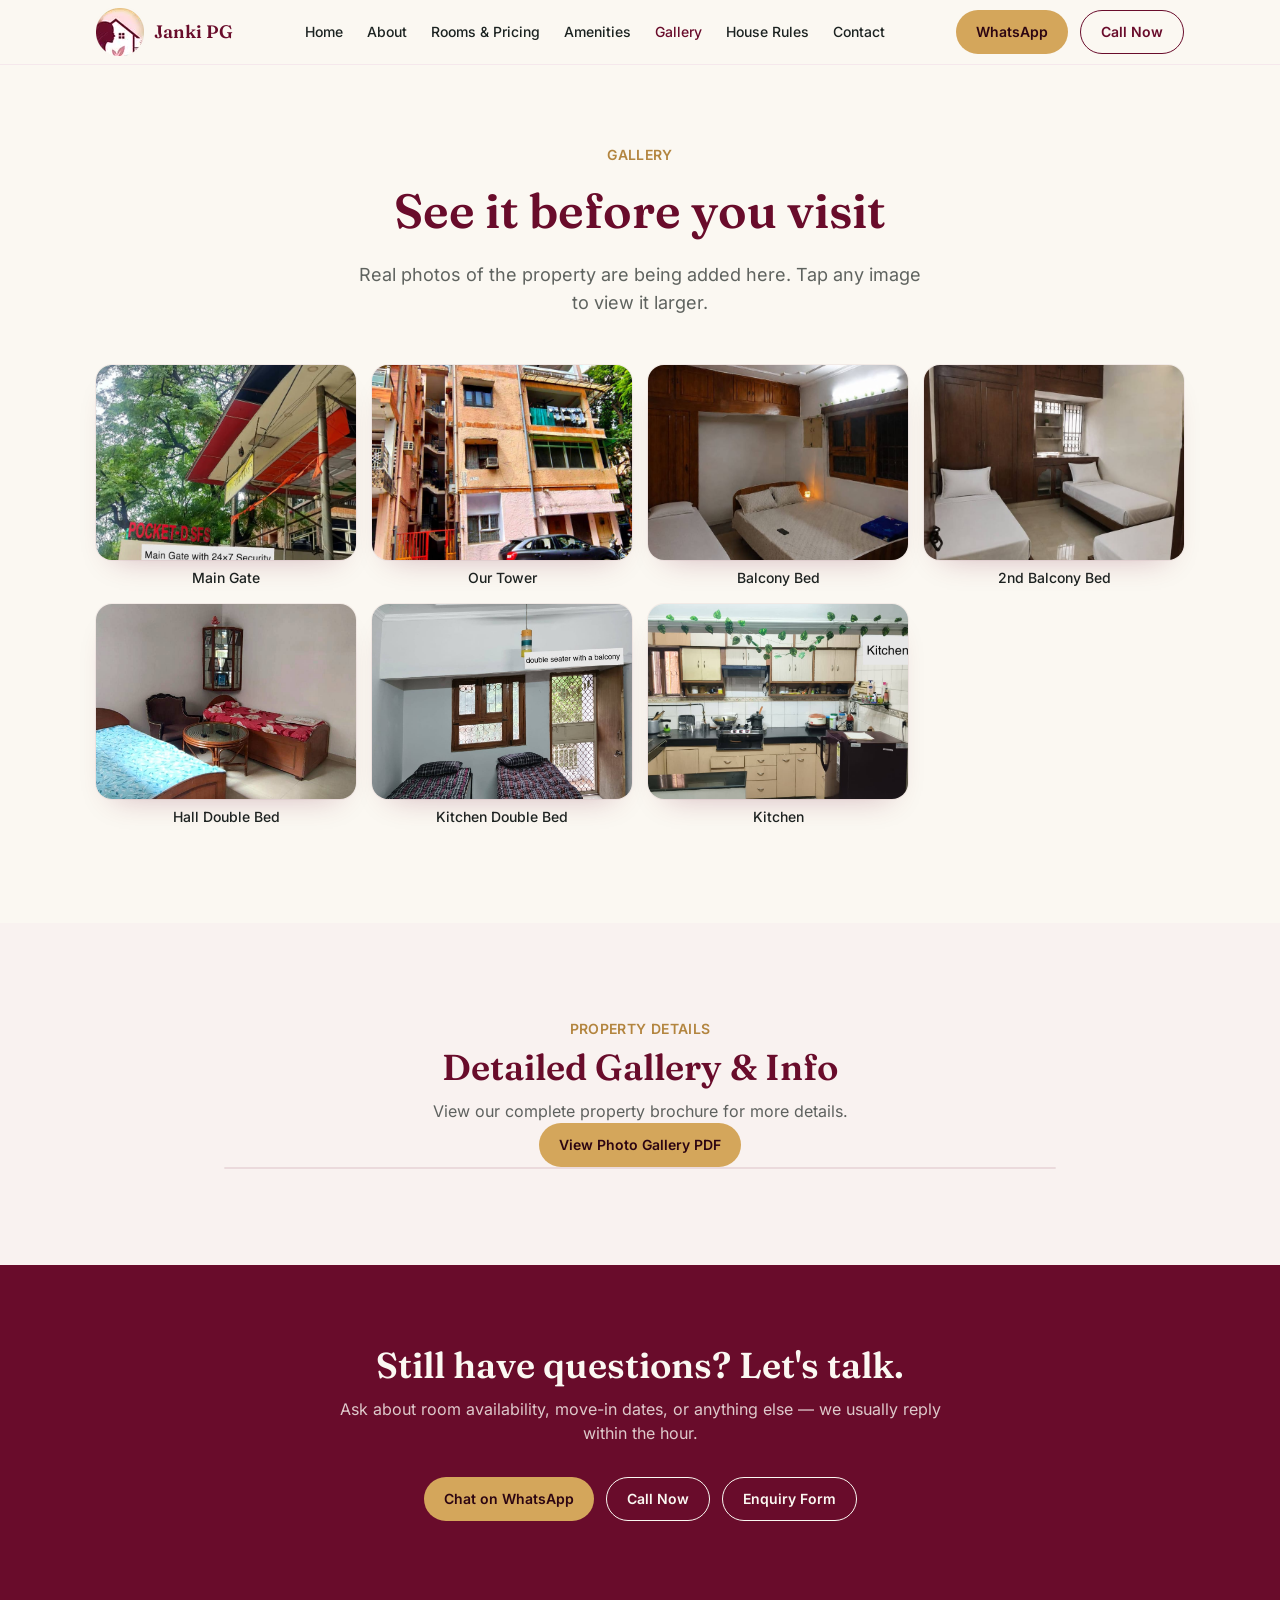
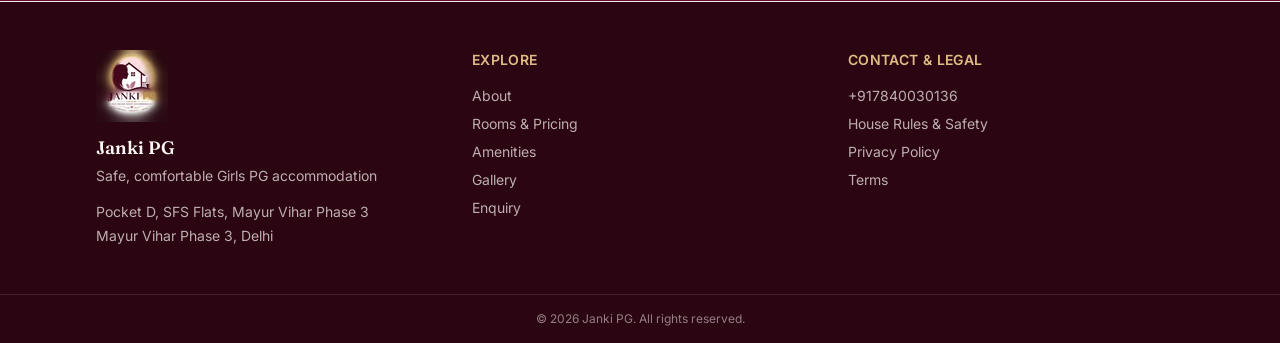
<file: gallery.html>
<!DOCTYPE html>
<html lang="en">

<head>
<!-- Google tag (gtag.js) -->
<script async src="https://www.googletagmanager.com/gtag/js?id=G-4KE43815W7"></script>
<script>
  window.dataLayer = window.dataLayer || [];
  function gtag(){dataLayer.push(arguments);}
  gtag('js', new Date());

  gtag('config', 'G-4KE43815W7');
</script>
  <meta charset="utf-8">
  <meta name="viewport" content="width=device-width, initial-scale=1">
  <link rel="icon" type="image/x-icon" href="assets/images/favicon.ico">
  <link rel="canonical" href="https://www.jankipg.com/gallery.html">
  <title>Gallery | Janki PG — Girls PG in Mayur Vihar Phase 3, Delhi</title>
  <meta name="description"
    content="unique meta description for the Gallery page — photos of rooms, dining, kitchen, washrooms, and common areas at Janki PG.">
  <meta property="og:type" content="website">
  <meta property="og:url" content="https://www.jankipg.com/gallery.html">
  <meta property="og:title" content="Gallery | Janki PG — Girls PG in Mayur Vihar Phase 3, Delhi">
  <meta property="og:description"
    content="unique meta description for the Gallery page — photos of rooms, dining, kitchen, washrooms, and common areas at Janki PG.">
  <link rel="stylesheet" href="assets/css/gallery.css">
  <link rel="stylesheet" href="assets/css/style.css">
</head>

<body><a href="#main-content"
    class="sr-only focus:not-sr-only focus:fixed focus:left-4 focus:top-4 focus:z-[60] focus:rounded-full focus:bg-maroon-500 focus:px-4 focus:py-2 focus:text-cream">Skip
    to content</a>
  <header class="sticky top-0 z-50 border-b border-maroon-50 bg-cream/90 backdrop-blur-sm" style="--header-h: 64px;">
    <div class="mx-auto flex h-16 max-w-6xl items-center justify-between px-4 sm:px-6 lg:px-8"><a href="index.html"
        class="flex items-center gap-2.5"><img src="assets/images/logo-badge.webp" alt loading="lazy" decoding="async"
          width="48" height="48" class="h-12 w-12"><span
          class="font-display text-lg font-semibold text-maroon-500">Janki PG</span></a>
      <ul class="flex hidden md:flex">
        <li><a href="index.html"
            class="block px-3 py-2 text-sm font-medium transition-colors duration-150 hover:text-maroon-500 text-ink">Home</a>
        </li>
        <li><a href="about.html"
            class="block px-3 py-2 text-sm font-medium transition-colors duration-150 hover:text-maroon-500 text-ink">About</a>
        </li>
        <li><a href="rooms-and-pricing.html"
            class="block px-3 py-2 text-sm font-medium transition-colors duration-150 hover:text-maroon-500 text-ink">Rooms
            &amp; Pricing</a></li>
        <li><a href="amenities.html"
            class="block px-3 py-2 text-sm font-medium transition-colors duration-150 hover:text-maroon-500 text-ink">Amenities</a>
        </li>
        <li><a href="gallery.html" aria-current="page"
            class="block px-3 py-2 text-sm font-medium transition-colors duration-150 hover:text-maroon-500 text-maroon-500">Gallery</a>
        </li>
        <li><a href="house-rules.html"
            class="block px-3 py-2 text-sm font-medium transition-colors duration-150 hover:text-maroon-500 text-ink">House
            Rules</a></li>
        <li><a href="contact.html"
            class="block px-3 py-2 text-sm font-medium transition-colors duration-150 hover:text-maroon-500 text-ink">Contact</a>
        </li>
      </ul>
      <div class="hidden items-center gap-3 md:flex"><a
          href="https://wa.me/917840030136?text=Hi%2C%20I'm%20interested%20in%20Janki%20PG." target="_blank"
          rel="noopener noreferrer"
          class="inline-flex min-h-11 items-center justify-center gap-2 rounded-full px-5 py-2.5 text-sm font-semibold transition-colors duration-150 bg-gold-500 text-maroon-900 hover:bg-gold-600">WhatsApp</a><a
          href="tel:+917840030136"
          class="inline-flex min-h-11 items-center justify-center gap-2 rounded-full px-5 py-2.5 text-sm font-semibold transition-colors duration-150 border border-maroon-500 text-maroon-500 hover:bg-maroon-50">Call
          Now</a></div><button id="mobile-menu-toggle" type="button"
        class="inline-flex h-11 w-11 items-center justify-center rounded-full text-maroon-500 md:hidden"
        aria-expanded="false" aria-controls="mobile-menu-panel"><span class="sr-only">Toggle menu</span><svg
          id="icon-open" xmlns="http://www.w3.org/2000/svg" width="24" height="24" viewBox="0 0 24 24" fill="none"
          stroke="currentColor" stroke-width="2" stroke-linecap="round" stroke-linejoin="round">
          <line x1="4" y1="6" x2="20" y2="6"></line>
          <line x1="4" y1="12" x2="20" y2="12"></line>
          <line x1="4" y1="18" x2="20" y2="18"></line>
        </svg><svg id="icon-close" xmlns="http://www.w3.org/2000/svg" width="24" height="24" viewBox="0 0 24 24"
          fill="none" stroke="currentColor" stroke-width="2" stroke-linecap="round" stroke-linejoin="round"
          class="hidden">
          <line x1="18" y1="6" x2="6" y2="18"></line>
          <line x1="6" y1="6" x2="18" y2="18"></line>
        </svg></button>
      <div id="mobile-menu-panel"
        class="fixed inset-x-0 top-[var(--header-h,64px)] z-40 hidden max-h-[calc(100vh-var(--header-h,64px))] overflow-y-auto border-t border-maroon-50 bg-cream shadow-lg md:hidden">
        <ul class="flex flex-col gap-1 p-4">
          <li><a href="index.html"
              class="block px-3 py-2 text-sm font-medium transition-colors duration-150 hover:text-maroon-500 text-ink">Home</a>
          </li>
          <li><a href="about.html"
              class="block px-3 py-2 text-sm font-medium transition-colors duration-150 hover:text-maroon-500 text-ink">About</a>
          </li>
          <li><a href="rooms-and-pricing.html"
              class="block px-3 py-2 text-sm font-medium transition-colors duration-150 hover:text-maroon-500 text-ink">Rooms
              &amp; Pricing</a></li>
          <li><a href="amenities.html"
              class="block px-3 py-2 text-sm font-medium transition-colors duration-150 hover:text-maroon-500 text-ink">Amenities</a>
          </li>
          <li><a href="gallery.html" aria-current="page"
              class="block px-3 py-2 text-sm font-medium transition-colors duration-150 hover:text-maroon-500 text-maroon-500">Gallery</a>
          </li>
          <li><a href="house-rules.html"
              class="block px-3 py-2 text-sm font-medium transition-colors duration-150 hover:text-maroon-500 text-ink">House
              Rules</a></li>
          <li><a href="contact.html"
              class="block px-3 py-2 text-sm font-medium transition-colors duration-150 hover:text-maroon-500 text-ink">Contact</a>
          </li>
        </ul>
        <div class="flex flex-col gap-3 border-t border-maroon-50 p-4"><a
            href="https://wa.me/917840030136?text=Hi%2C%20I'm%20interested%20in%20Janki%20PG." target="_blank"
            rel="noopener noreferrer"
            class="inline-flex min-h-11 items-center justify-center gap-2 rounded-full px-5 py-2.5 text-sm font-semibold transition-colors duration-150 bg-gold-500 text-maroon-900 hover:bg-gold-600">WhatsApp
            Us</a><a href="tel:+917840030136"
            class="inline-flex min-h-11 items-center justify-center gap-2 rounded-full px-5 py-2.5 text-sm font-semibold transition-colors duration-150 border border-maroon-500 text-maroon-500 hover:bg-maroon-50">Call
            Now</a></div>
      </div>
      <script
        type="module">var e = document.getElementById(`mobile-menu-toggle`), t = document.getElementById(`mobile-menu-panel`), n = document.getElementById(`icon-open`), r = document.getElementById(`icon-close`); e?.addEventListener(`click`, () => { let i = e.getAttribute(`aria-expanded`) === `true`; e.setAttribute(`aria-expanded`, String(!i)), t?.classList.toggle(`hidden`, i), n?.classList.toggle(`hidden`, !i), r?.classList.toggle(`hidden`, i) }), t?.querySelectorAll(`a`).forEach(i => { i.addEventListener(`click`, () => { e?.setAttribute(`aria-expanded`, `false`), t.classList.add(`hidden`), n?.classList.remove(`hidden`), r?.classList.add(`hidden`) }) });</script>
    </div>
  </header>
  <main id="main-content">
    <section class="bg-cream pb-8 pt-14 sm:pb-12 sm:pt-20">
      <div class="mx-auto max-w-3xl px-4 text-center sm:px-6 lg:px-8">
        <p class="reveal text-sm font-semibold uppercase tracking-wide text-gold-600">Gallery</p>
        <h1 class="reveal mt-4 font-display text-4xl font-semibold leading-tight text-maroon-500 sm:text-5xl">See it
          before you visit</h1>
        <p class="reveal mx-auto mt-5 max-w-xl text-base text-ink/70 sm:text-lg">
          <!-- awaiting real photography — README Section 6, item 3 -->Real photos of the property are
          being added here. Tap any image to view it larger.</p>
      </div>
    </section>
    <section class="bg-cream pb-16 sm:pb-24">
      <div class="mx-auto max-w-6xl px-4 sm:px-6 lg:px-8">
        <div class="grid grid-cols-2 gap-4 [perspective:1200px] sm:grid-cols-3 lg:grid-cols-4"><div class="reveal" style="transition-delay: 0ms"><a href="assets/images/main gate.jpeg" class="glightbox block" data-title="Main Gate" data-gallery="janki-pg-gallery"
            data-type="image">
            <div data-tilt="6"
              class="aspect-[4/3] overflow-hidden rounded-2xl shadow-[0_15px_30px_-18px_rgba(105,12,43,0.3)] ring-1 ring-maroon-500/5">
              <img src="assets/images/main gate.jpeg" width="721" height="1280" alt="Main Gate at Janki PG" loading="lazy"
                class="h-full w-full object-cover"></div>
          </a><p class="mt-2 text-center text-sm font-medium text-ink">Main Gate</p></div><div class="reveal" style="transition-delay: 50ms"><a href="assets/images/tower.jpeg" class="glightbox block" data-title="Our Tower" data-gallery="janki-pg-gallery"
            data-type="image">
            <div data-tilt="6"
              class="aspect-[4/3] overflow-hidden rounded-2xl shadow-[0_15px_30px_-18px_rgba(105,12,43,0.3)] ring-1 ring-maroon-500/5">
              <img src="assets/images/tower.jpeg" width="720" height="1280" alt="Our Tower at Janki PG" loading="lazy"
                class="h-full w-full object-cover"></div>
          </a><p class="mt-2 text-center text-sm font-medium text-ink">Our Tower</p></div><div class="reveal" style="transition-delay: 100ms"><a href="assets/images/balcon bed.jpeg" class="glightbox block" data-title="Balcony Bed" data-gallery="janki-pg-gallery"
            data-type="image">
            <div data-tilt="6"
              class="aspect-[4/3] overflow-hidden rounded-2xl shadow-[0_15px_30px_-18px_rgba(105,12,43,0.3)] ring-1 ring-maroon-500/5">
              <img src="assets/images/balcon bed.jpeg" width="721" height="1280" alt="Balcony Bed at Janki PG" loading="lazy"
                class="h-full w-full object-cover"></div>
          </a><p class="mt-2 text-center text-sm font-medium text-ink">Balcony Bed</p></div><div class="reveal" style="transition-delay: 150ms"><a href="assets/images/2nd balconony bed.jpeg" class="glightbox block" data-title="2nd Balcony Bed" data-gallery="janki-pg-gallery"
            data-type="image">
            <div data-tilt="6"
              class="aspect-[4/3] overflow-hidden rounded-2xl shadow-[0_15px_30px_-18px_rgba(105,12,43,0.3)] ring-1 ring-maroon-500/5">
              <img src="assets/images/2nd balconony bed.jpeg" width="722" height="1280" alt="2nd Balcony Bed at Janki PG" loading="lazy"
                class="h-full w-full object-cover"></div>
          </a><p class="mt-2 text-center text-sm font-medium text-ink">2nd Balcony Bed</p></div><div class="reveal" style="transition-delay: 200ms"><a href="assets/images/hall double bed.jpeg" class="glightbox block" data-title="Hall Double Bed" data-gallery="janki-pg-gallery"
            data-type="image">
            <div data-tilt="6"
              class="aspect-[4/3] overflow-hidden rounded-2xl shadow-[0_15px_30px_-18px_rgba(105,12,43,0.3)] ring-1 ring-maroon-500/5">
              <img src="assets/images/hall double bed.jpeg" width="900" height="1600" alt="Hall Double Bed at Janki PG" loading="lazy"
                class="h-full w-full object-cover"></div>
          </a><p class="mt-2 text-center text-sm font-medium text-ink">Hall Double Bed</p></div><div class="reveal" style="transition-delay: 250ms"><a href="assets/images/kitchen double bed.jpeg" class="glightbox block" data-title="Kitchen Double Bed" data-gallery="janki-pg-gallery"
            data-type="image">
            <div data-tilt="6"
              class="aspect-[4/3] overflow-hidden rounded-2xl shadow-[0_15px_30px_-18px_rgba(105,12,43,0.3)] ring-1 ring-maroon-500/5">
              <img src="assets/images/kitchen double bed.jpeg" width="965" height="1280" alt="Kitchen Double Bed at Janki PG" loading="lazy"
                class="h-full w-full object-cover"></div>
          </a><p class="mt-2 text-center text-sm font-medium text-ink">Kitchen Double Bed</p></div><div class="reveal" style="transition-delay: 300ms"><a href="assets/images/kitchen.jpeg" class="glightbox block" data-title="Kitchen" data-gallery="janki-pg-gallery"
            data-type="image">
            <div data-tilt="6"
              class="aspect-[4/3] overflow-hidden rounded-2xl shadow-[0_15px_30px_-18px_rgba(105,12,43,0.3)] ring-1 ring-maroon-500/5">
              <img src="assets/images/kitchen.jpeg" width="1280" height="720" alt="Kitchen at Janki PG" loading="lazy"
                class="h-full w-full object-cover"></div>
          </a><p class="mt-2 text-center text-sm font-medium text-ink">Kitchen</p></div></div>
        <script type="module" src="assets/js/gallery.js"></script>
      </div>
    </section>

    <section class="bg-maroon-50/40 py-16 sm:py-24">
      <div class="mx-auto max-w-4xl px-4 sm:px-6 lg:px-8 text-center">
        <div class="reveal">
          <p class="text-sm font-semibold uppercase tracking-wide text-gold-600">Property Details</p>
          <h2 class="mt-2 font-display text-3xl font-semibold text-maroon-500 sm:text-4xl">Detailed Gallery &amp; Info</h2>
          <p class="mt-3 text-ink/70 mb-8">View our complete property brochure for more details.</p>

          <a href="https://drive.google.com/file/d/1-D4hNBWVLVopBPCchRmgQFueuKsuZhf4/view?usp=sharing"
             target="_blank"
             rel="noopener noreferrer"
             class="inline-flex min-h-11 items-center justify-center gap-2 rounded-full px-5 py-2.5 text-sm font-semibold transition-colors duration-150 bg-gold-500 text-maroon-900 hover:bg-gold-600 mb-10">
             View Photo Gallery PDF
          </a>

          <div class="relative w-full aspect-[1/1.4] rounded-2xl overflow-hidden shadow-lg border border-maroon-500/10">
            <iframe
              src="https://drive.google.com/file/d/1-D4hNBWVLVopBPCchRmgQFueuKsuZhf4/preview"
              class="absolute inset-0 w-full h-full"
              allow="autoplay">
            </iframe>
          </div>
        </div>
      </div>
    </section>

    <section class="relative overflow-hidden bg-maroon-500 py-16 text-center text-cream sm:py-20">
      <div class="pointer-events-none absolute inset-0 -z-10">
        <div class="absolute -left-16 -top-16 h-64 w-64 rounded-full bg-gold-500/20 blur-3xl sm:animate-float-slow">
        </div>
        <div
          class="absolute -bottom-20 -right-10 h-72 w-72 rounded-full bg-rose-500/20 blur-3xl sm:animate-float-slower">
        </div>
      </div>
      <div class="reveal mx-auto max-w-2xl px-4 sm:px-6 lg:px-8">
        <h2 class="font-display text-3xl font-semibold sm:text-4xl">Still have questions? Let's talk.</h2>
        <p class="mt-3 text-cream/80">Ask about room availability, move-in dates, or anything else — we usually reply
          within the hour.</p>
        <div class="mt-8 flex flex-wrap justify-center gap-3"><a
            href="https://wa.me/917840030136?text=Hi%2C%20I'm%20interested%20in%20Janki%20PG." target="_blank"
            rel="noopener noreferrer"
            class="inline-flex min-h-11 items-center justify-center gap-2 rounded-full px-5 py-2.5 text-sm font-semibold transition-colors duration-150 bg-gold-500 text-maroon-900 hover:bg-gold-600">Chat
            on WhatsApp</a><a href="tel:+917840030136"
            class="inline-flex min-h-11 items-center justify-center gap-2 rounded-full px-5 py-2.5 text-sm font-semibold transition-colors duration-150 border border-cream text-cream hover:bg-cream/10">Call
            Now</a><a href="enquiry" data-enquiry-trigger="true"
            class="inline-flex min-h-11 items-center justify-center gap-2 rounded-full px-5 py-2.5 text-sm font-semibold transition-colors duration-150 border border-cream text-cream hover:bg-cream/10">Enquiry
            Form</a></div>
      </div>
    </section>
  </main>
  <footer class="border-t border-maroon-50 bg-maroon-900 text-cream">
    <div class="mx-auto grid max-w-6xl gap-10 px-4 py-12 sm:px-6 md:grid-cols-3 lg:px-8">
      <div><img src="assets/images/logo.webp" alt="Janki PG logo" loading="lazy" decoding="async" width="72" height="72"
          class="h-18 w-18">
        <p class="mt-3 font-display text-lg font-semibold">Janki PG</p>
        <p class="mt-1 max-w-xs text-sm text-cream/70">Safe, comfortable Girls PG accommodation</p>
        <address class="mt-4 space-y-1 text-sm text-cream/70 not-italic">
          <p>Pocket D, SFS Flats, Mayur Vihar Phase 3</p>
          <p>Mayur Vihar Phase 3, Delhi</p>
        </address>
      </div>
      <div>
        <p class="text-sm font-semibold uppercase tracking-wide text-gold-400">Explore</p>
        <ul class="mt-4 space-y-2 text-sm text-cream/70">
          <li><a href="about.html" class="hover:text-cream">About</a></li>
          <li><a href="rooms-and-pricing.html" class="hover:text-cream">Rooms &amp; Pricing</a></li>
          <li><a href="amenities.html" class="hover:text-cream">Amenities</a></li>
          <li><a href="gallery.html" class="hover:text-cream">Gallery</a></li>
          <li><a href="enquiry" data-enquiry-trigger="true" class="hover:text-cream">Enquiry</a></li>
        </ul>
      </div>
      <div>
        <p class="text-sm font-semibold uppercase tracking-wide text-gold-400">Contact & Legal</p>
        <ul class="mt-4 space-y-2 text-sm text-cream/70">
          <li><a href="tel:+917840030136" class="hover:text-cream">+917840030136</a></li>
          <li><a href="house-rules.html" class="hover:text-cream">House Rules &amp; Safety</a></li>
          <li><a href="privacy-policy" class="hover:text-cream">Privacy Policy</a></li>
          <li><a href="terms" class="hover:text-cream">Terms</a></li>
        </ul>
      </div>
    </div>
    <div class="border-t border-cream/10 px-4 py-4 text-center text-xs text-cream/50 sm:px-6 lg:px-8">&copy; 2026 Janki
      PG. All rights reserved.</div>
  </footer>
  <dialog id="enquiry-modal"
    class="m-auto w-[min(90vw,560px)] rounded-2xl bg-cream p-0 shadow-2xl backdrop:bg-maroon-900/60 backdrop:backdrop-blur-sm">
    <div class="flex items-center justify-between border-b border-maroon-500/10 px-5 py-4">
      <p class="font-display text-lg font-semibold text-maroon-500">Enquiry Form</p><button type="button"
        id="enquiry-modal-close" aria-label="Close enquiry form"
        class="inline-flex h-9 w-9 items-center justify-center rounded-full text-maroon-500 transition-colors hover:bg-maroon-50"><svg
          width="1em" height="1em" class="h-5 w-5" data-icon="lucide:x">
          <symbol id="ai:lucide:x" viewBox="0 0 24 24">
            <path fill="none" stroke="currentColor" stroke-linecap="round" stroke-linejoin="round" stroke-width="2"
              d="M18 6L6 18M6 6l12 12" />
          </symbol>
          <use href="#ai:lucide:x"></use>
        </svg></button>
    </div>
    <div class="max-h-[75vh] w-full overflow-y-auto">
      <form id="enquiry-form"
        data-action-url="https://docs.google.com/forms/d/e/1FAIpQLSfPX-3XhvBHjcHz-tna_1Fy3qvBlalI7fy0jPwRnVDymQlpAg/formResponse"
        class="space-y-4 p-5">
        <div><label for="entry-820947288" class="mb-1 block text-sm font-medium text-ink">Full Name<span
              class="text-maroon-500"> *</span></label><input id="entry-820947288" name="entry.820947288" type="text"
            required autocomplete="name"
            class="w-full rounded-xl border border-maroon-500/20 bg-white px-3.5 py-2.5 text-sm text-ink focus:border-maroon-500 focus:outline-none focus:ring-2 focus:ring-maroon-500/20">
        </div>
        <div><label for="entry-1517554597" class="mb-1 block text-sm font-medium text-ink">Mobile Number</label><input
            id="entry-1517554597" name="entry.1517554597" type="tel" autocomplete="tel"
            class="w-full rounded-xl border border-maroon-500/20 bg-white px-3.5 py-2.5 text-sm text-ink focus:border-maroon-500 focus:outline-none focus:ring-2 focus:ring-maroon-500/20">
        </div>
        <div><label for="entry-968734799" class="mb-1 block text-sm font-medium text-ink">Are You a?</label><select
            id="entry-968734799" name="entry.968734799"
            class="w-full rounded-xl border border-maroon-500/20 bg-white px-3.5 py-2.5 text-sm text-ink focus:border-maroon-500 focus:outline-none focus:ring-2 focus:ring-maroon-500/20">
            <option value="">Choose</option>
            <option value="Student">Student</option>
            <option value="Working Professional">Working Professional</option>
            <option value="Other">Other</option>
          </select></div>
        <div><label for="entry-660916152" class="mb-1 block text-sm font-medium text-ink">Room Preference</label><select
            id="entry-660916152" name="entry.660916152"
            class="w-full rounded-xl border border-maroon-500/20 bg-white px-3.5 py-2.5 text-sm text-ink focus:border-maroon-500 focus:outline-none focus:ring-2 focus:ring-maroon-500/20">
            <option value="">Choose</option>
            <option value="Single Sharing">Single Sharing</option>
            <option value="Double Sharing">Double Sharing</option>
            <option value="Triple Sharing">Triple Sharing</option>
            <option value="Any Available">Any Available</option>
          </select></div>
        <div><label for="entry-1952686436" class="mb-1 block text-sm font-medium text-ink">Room Type
            Preference</label><select id="entry-1952686436" name="entry.1952686436"
            class="w-full rounded-xl border border-maroon-500/20 bg-white px-3.5 py-2.5 text-sm text-ink focus:border-maroon-500 focus:outline-none focus:ring-2 focus:ring-maroon-500/20">
            <option value="">Choose</option>
            <option value="AC Room">AC Room</option>
            <option value="Non-AC Room">Non-AC Room</option>
            <option value="No Preference">No Preference</option>
          </select></div>
        <div><label for="entry-2068829311" class="mb-1 block text-sm font-medium text-ink">Expected Move-in
            Date</label><input id="entry-2068829311" name="entry.2068829311" type="date"
            class="w-full rounded-xl border border-maroon-500/20 bg-white px-3.5 py-2.5 text-sm text-ink focus:border-maroon-500 focus:outline-none focus:ring-2 focus:ring-maroon-500/20">
        </div>
        <div><label for="entry-779172338" class="mb-1 block text-sm font-medium text-ink">Any Questions or
            Requirements?</label><textarea id="entry-779172338" name="entry.779172338" rows="3"
            class="w-full rounded-xl border border-maroon-500/20 bg-white px-3.5 py-2.5 text-sm text-ink focus:border-maroon-500 focus:outline-none focus:ring-2 focus:ring-maroon-500/20"></textarea>
        </div>
        <div id="enquiry-form-error" class="hidden rounded-xl bg-rose-100 p-3 text-sm text-maroon-600" role="alert">
          Something went wrong sending this — please try again, or reach us directly on <a
            href="https://wa.me/917840030136?text=Hi%2C%20I'm%20interested%20in%20Janki%20PG." target="_blank"
            rel="noopener noreferrer" class="font-semibold underline">WhatsApp</a> or <a href="tel:+917840030136"
            class="font-semibold underline">call</a>.</div><button type="submit" id="enquiry-form-submit"
          class="inline-flex min-h-11 w-full items-center justify-center gap-2 rounded-full bg-maroon-500 px-5 py-2.5 text-sm font-semibold text-cream transition-colors duration-150 hover:bg-maroon-600 disabled:cursor-not-allowed disabled:opacity-60"><span
            id="enquiry-form-submit-label">Send Enquiry</span></button>
      </form>
      <div id="enquiry-form-success" class="hidden flex-col items-center gap-3 p-8 text-center">
        <div class="inline-flex h-14 w-14 items-center justify-center rounded-full bg-maroon-50 text-maroon-500"><svg
            width="1em" height="1em" class="h-7 w-7" data-icon="lucide:check">
            <symbol id="ai:lucide:check" viewBox="0 0 24 24">
              <path fill="none" stroke="currentColor" stroke-linecap="round" stroke-linejoin="round" stroke-width="2"
                d="M20 6L9 17l-5-5" />
            </symbol>
            <use href="#ai:lucide:check"></use>
          </svg></div>
        <p class="font-display text-xl font-semibold text-maroon-500">Thanks — we've got it!</p>
        <p class="text-sm text-ink/70">We'll get back to you shortly. In a hurry? Message us on WhatsApp.</p><a
          href="https://wa.me/917840030136?text=Hi%2C%20I'm%20interested%20in%20Janki%20PG." target="_blank"
          rel="noopener noreferrer"
          class="mt-2 inline-flex min-h-11 items-center justify-center gap-2 rounded-full bg-gold-500 px-5 py-2.5 text-sm font-semibold text-maroon-900 transition-colors duration-150 hover:bg-gold-600">Chat
          on WhatsApp</a>
      </div>
      <script
        type="module">var e = document.getElementById(`enquiry-form`), t = document.getElementById(`enquiry-form-error`), n = document.getElementById(`enquiry-form-success`), r = document.getElementById(`enquiry-form-submit`), i = document.getElementById(`enquiry-form-submit-label`); e?.addEventListener(`submit`, async a => { a.preventDefault(); let o = e.dataset.actionUrl; if (o) { t?.classList.add(`hidden`), r && (r.disabled = !0), i && (i.textContent = `Sending...`); try { await fetch(o, { method: `POST`, mode: `no-cors`, body: new FormData(e) }), e.classList.add(`hidden`), n?.classList.remove(`hidden`), n?.classList.add(`flex`) } catch { t?.classList.remove(`hidden`), r && (r.disabled = !1), i && (i.textContent = `Send Enquiry`) } } });</script>
    </div>
  </dialog>
  <script>
    const dialog = document.getElementById("enquiry-modal");
    const closeBtn = document.getElementById("enquiry-modal-close");

    function openEnquiryModal(event) {
      event.preventDefault();
      dialog.showModal();
    }

    document.querySelectorAll("[data-enquiry-trigger]").forEach((el) => {
      el.addEventListener("click", openEnquiryModal);
    });

    closeBtn?.addEventListener("click", () => dialog.close());

    // click on the backdrop (outside the dialog's own content) closes it
    dialog?.addEventListener("click", (event) => {
      if (event.target === dialog) dialog.close();
    });
  </script>
  <script
    type="module">var e = window.matchMedia(`(prefers-reduced-motion: reduce)`).matches, t = window.matchMedia(`(pointer: fine)`).matches; if (!e && t && document.querySelectorAll(`[data-tilt]`).forEach(e => { let t = Number(e.dataset.tilt) || 8; e.addEventListener(`pointermove`, n => { let r = e.getBoundingClientRect(), i = (n.clientX - r.left) / r.width - .5, a = (n.clientY - r.top) / r.height - .5; e.style.transform = `perspective(800px) rotateX(${(-a * t).toFixed(2)}deg) rotateY(${(i * t).toFixed(2)}deg) translateZ(4px)` }), e.addEventListener(`pointerleave`, () => { e.style.transform = `` }) }), !e && `IntersectionObserver` in window) { let e = new IntersectionObserver(t => { for (let n of t) n.isIntersecting && (n.target.classList.add(`is-revealed`), e.unobserve(n.target)) }, { threshold: .15 }); document.querySelectorAll(`.reveal`).forEach(t => e.observe(t)) } else document.querySelectorAll(`.reveal`).forEach(e => e.classList.add(`is-revealed`));</script>
  <a href="https://wa.me/917840030136?text=Hi%2C%20I'm%20interested%20in%20Janki%20PG."
       target="_blank"
       rel="noopener noreferrer"
       class="fixed bottom-6 right-6 z-50 flex h-14 w-14 items-center justify-center rounded-full bg-[#25D366] text-white shadow-lg transition-transform hover:scale-110 active:scale-95 md:hidden"
       aria-label="Chat on WhatsApp">
    <svg xmlns="http://www.w3.org/2000/svg" width="32" height="32" viewBox="0 0 24 24" fill="currentColor">
       <path d="M17.472 14.382c-.297-.149-1.758-.867-2.03-.967-.273-.099-.471-.148-.67.15-.197.297-.767.966-.94 1.164-.173.199-.347.223-.644.075-.297-.15-1.255-.463-2.39-1.475-.883-.788-1.48-1.761-1.653-2.059-.173-.297-.018-.458.13-.606.134-.133.298-.347.446-.52.149-.174.198-.298.297-.497.099-.198.05-.371-.025-.52-.075-.149-.669-1.612-.916-2.207-.242-.579-.487-.5-.669-.51-.173-.008-.371-.01-.57-.01-.198 0-.52.074-.792.372-.272.297-1.04 1.016-1.04 2.479 0 1.462 1.065 2.875 1.213 3.074.149.198 2.096 3.2 5.077 4.487.709.306 1.262.489 1.694.625.712.227 1.36.195 1.871.118.571-.085 1.758-.719 2.006-1.413.248-.694.248-1.289.173-1.413-.074-.124-.272-.198-.57-.347"></path>
    </svg>
  </a>
  </body>

</html>
</file>
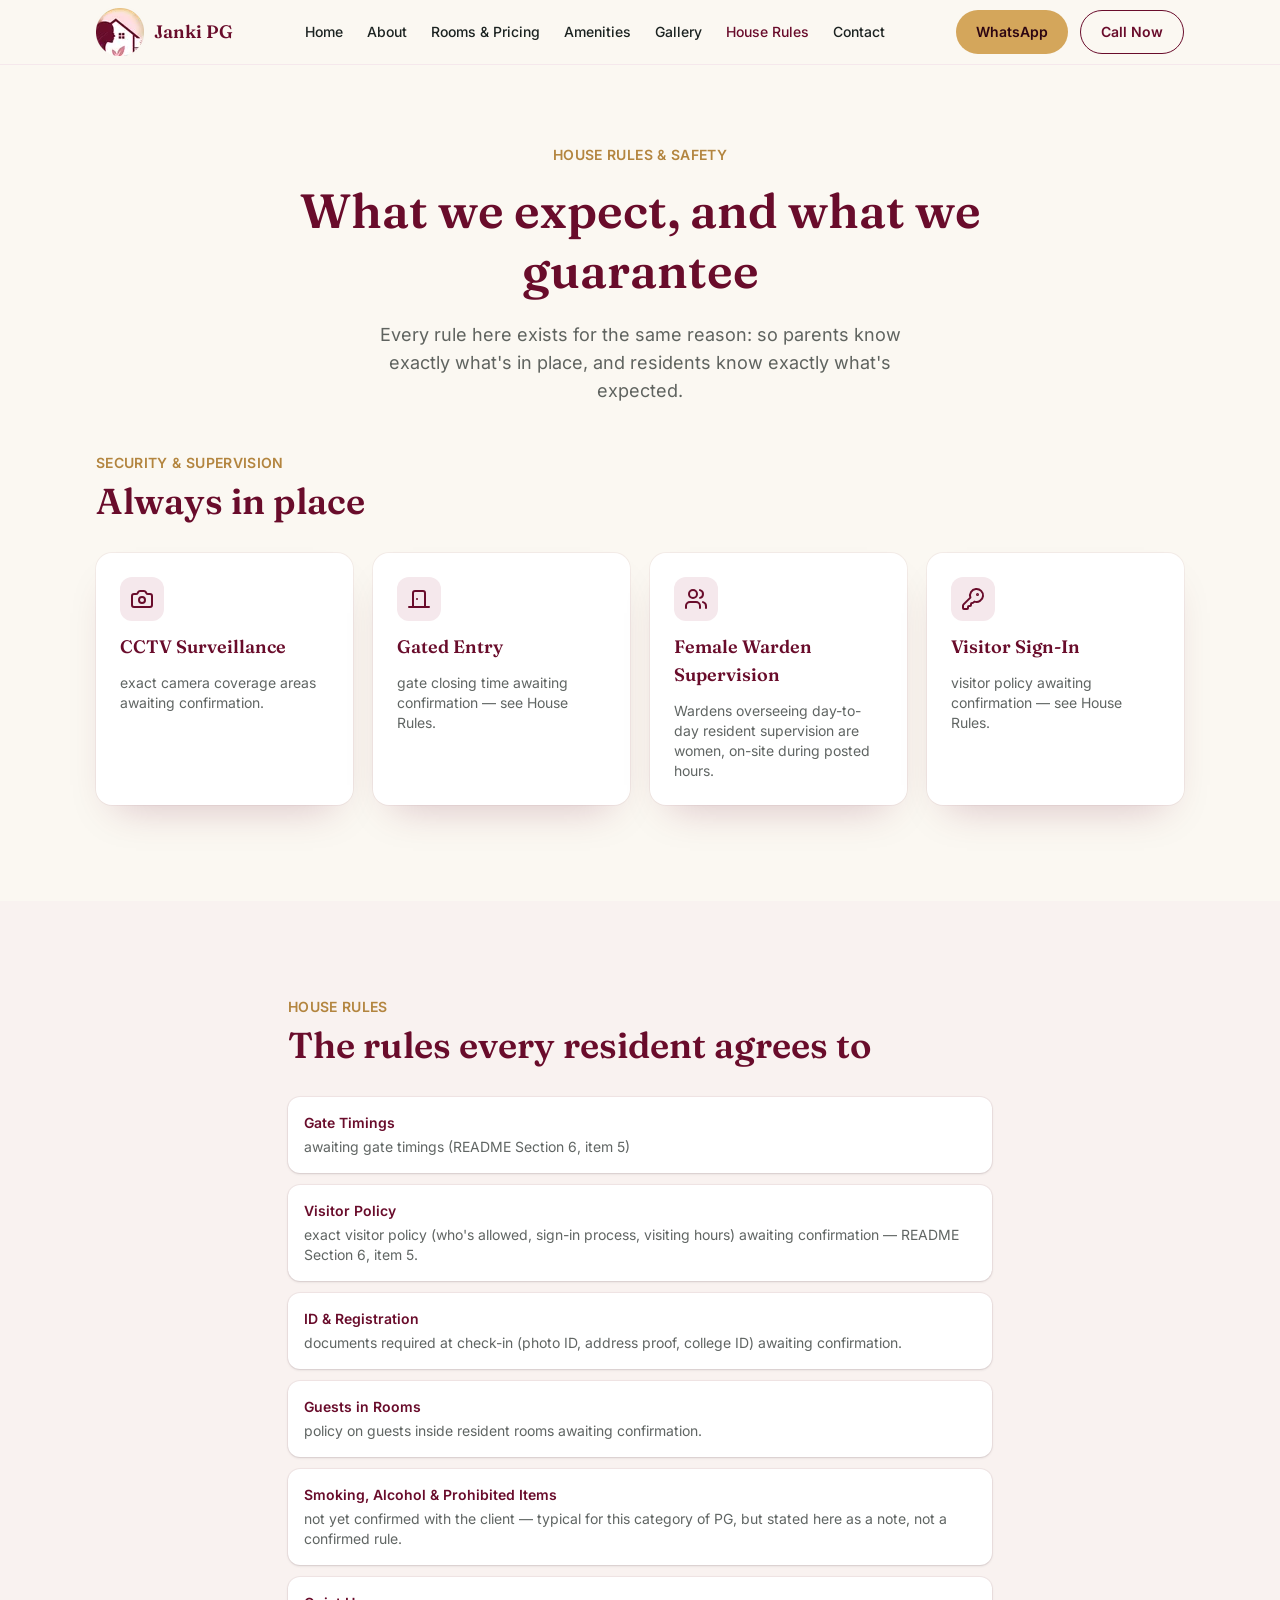
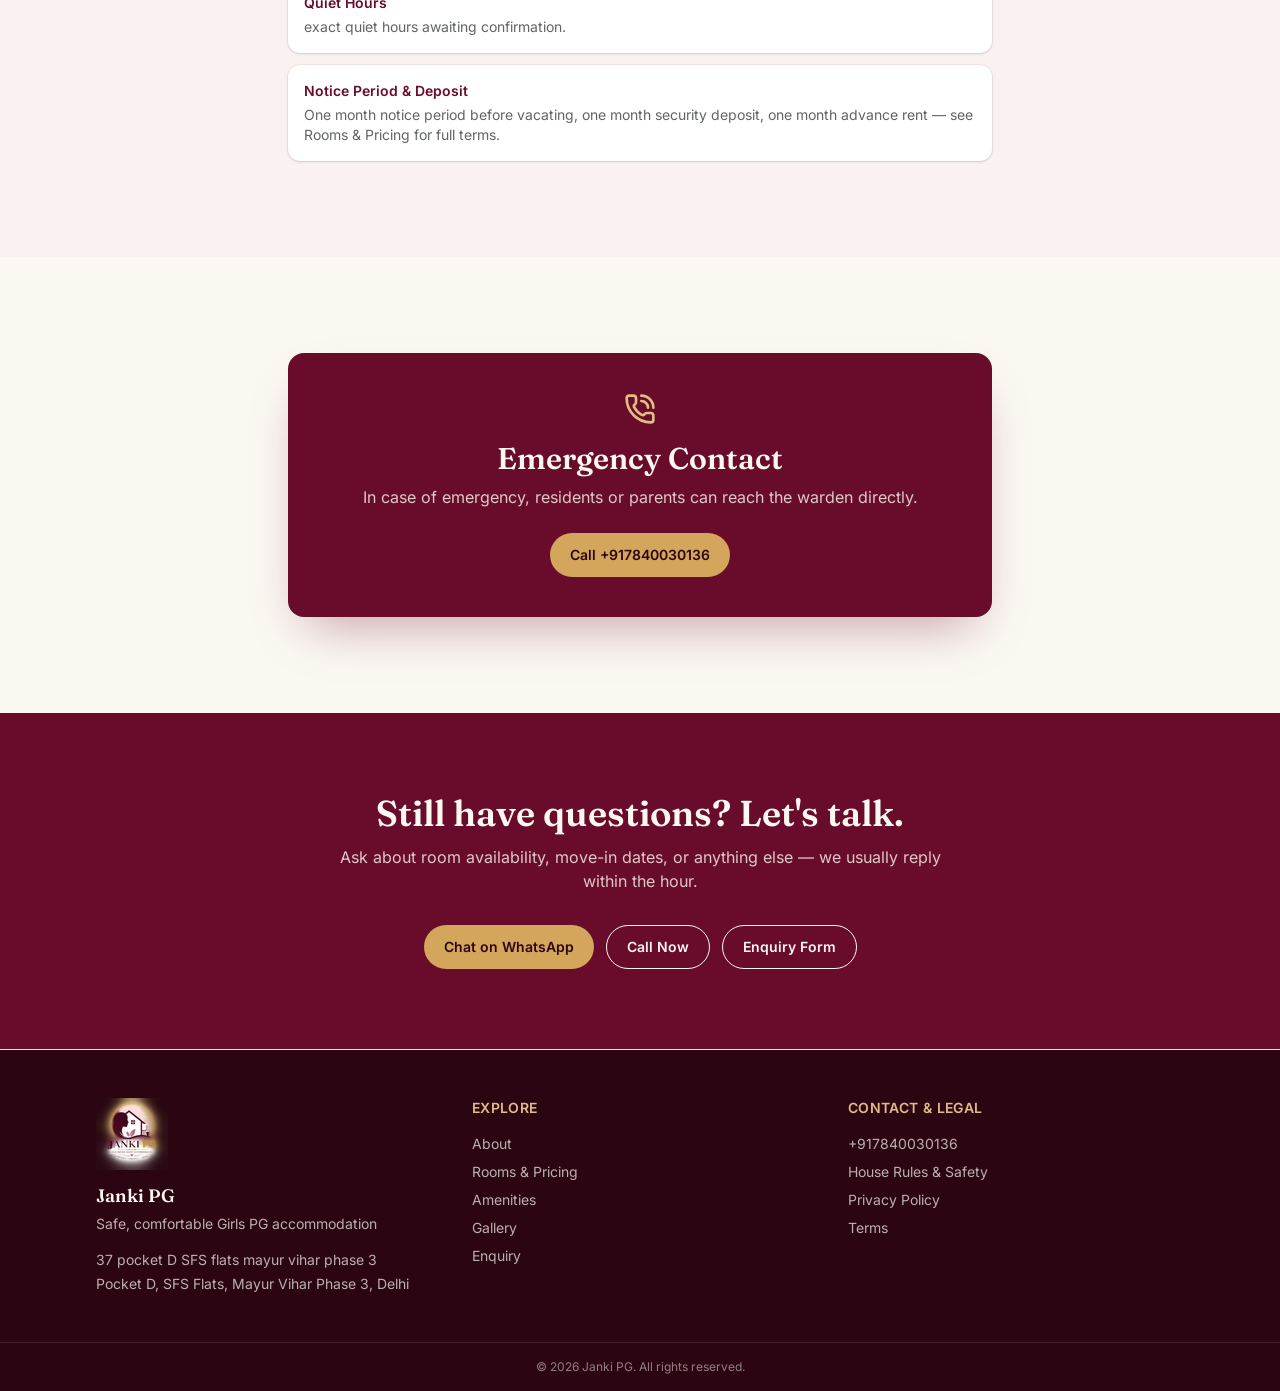
<file: house-rules.html>
<!DOCTYPE html>
<html lang="en">

<head>
<!-- Google tag (gtag.js) -->
<script async src="https://www.googletagmanager.com/gtag/js?id=G-4KE43815W7"></script>
<script>
  window.dataLayer = window.dataLayer || [];
  function gtag(){dataLayer.push(arguments);}
  gtag('js', new Date());

  gtag('config', 'G-4KE43815W7');
</script>
  <meta charset="utf-8">
  <meta name="viewport" content="width=device-width, initial-scale=1">
  <link rel="icon" type="image/x-icon" href="assets/images/favicon.ico">
  <link rel="canonical" href="https://www.jankipg.com/house-rules.html">
  <title>House Rules &amp; Safety — Safe Girls Accommodation | Janki PG</title>
  <meta name="description"
    content="unique meta description for the House Rules page — gate timings, visitor policy, security arrangements, and emergency contact at Janki PG.">
  <meta property="og:type" content="website">
  <meta property="og:url" content="https://www.jankipg.com/house-rules.html">
  <meta property="og:title" content="House Rules &amp; Safety — Safe Girls Accommodation | Janki PG">
  <meta property="og:description"
    content="unique meta description for the House Rules page — gate timings, visitor policy, security arrangements, and emergency contact at Janki PG.">
  <link rel="stylesheet" href="assets/css/style.css">
</head>

<body><a href="#main-content"
    class="sr-only focus:not-sr-only focus:fixed focus:left-4 focus:top-4 focus:z-[60] focus:rounded-full focus:bg-maroon-500 focus:px-4 focus:py-2 focus:text-cream">Skip
    to content</a>
  <header class="sticky top-0 z-50 border-b border-maroon-50 bg-cream/90 backdrop-blur-sm" style="--header-h: 64px;">
    <div class="mx-auto flex h-16 max-w-6xl items-center justify-between px-4 sm:px-6 lg:px-8"><a href="index.html"
        class="flex items-center gap-2.5"><img src="assets/images/logo-badge.webp" alt loading="lazy" decoding="async"
          width="48" height="48" class="h-12 w-12"><span
          class="font-display text-lg font-semibold text-maroon-500">Janki PG</span></a>
      <ul class="flex hidden md:flex">
        <li><a href="index.html"
            class="block px-3 py-2 text-sm font-medium transition-colors duration-150 hover:text-maroon-500 text-ink">Home</a>
        </li>
        <li><a href="about.html"
            class="block px-3 py-2 text-sm font-medium transition-colors duration-150 hover:text-maroon-500 text-ink">About</a>
        </li>
        <li><a href="rooms-and-pricing.html"
            class="block px-3 py-2 text-sm font-medium transition-colors duration-150 hover:text-maroon-500 text-ink">Rooms
            &amp; Pricing</a></li>
        <li><a href="amenities.html"
            class="block px-3 py-2 text-sm font-medium transition-colors duration-150 hover:text-maroon-500 text-ink">Amenities</a>
        </li>
        <li><a href="gallery.html"
            class="block px-3 py-2 text-sm font-medium transition-colors duration-150 hover:text-maroon-500 text-ink">Gallery</a>
        </li>
        <li><a href="house-rules.html" aria-current="page"
            class="block px-3 py-2 text-sm font-medium transition-colors duration-150 hover:text-maroon-500 text-maroon-500">House
            Rules</a></li>
        <li><a href="contact.html"
            class="block px-3 py-2 text-sm font-medium transition-colors duration-150 hover:text-maroon-500 text-ink">Contact</a>
        </li>
      </ul>
      <div class="hidden items-center gap-3 md:flex"><a
          href="https://wa.me/917840030136?text=Hi%2C%20I'm%20interested%20in%20Janki%20PG." target="_blank"
          rel="noopener noreferrer"
          class="inline-flex min-h-11 items-center justify-center gap-2 rounded-full px-5 py-2.5 text-sm font-semibold transition-colors duration-150 bg-gold-500 text-maroon-900 hover:bg-gold-600">WhatsApp</a><a
          href="tel:+917840030136"
          class="inline-flex min-h-11 items-center justify-center gap-2 rounded-full px-5 py-2.5 text-sm font-semibold transition-colors duration-150 border border-maroon-500 text-maroon-500 hover:bg-maroon-50">Call
          Now</a></div><button id="mobile-menu-toggle" type="button"
        class="inline-flex h-11 w-11 items-center justify-center rounded-full text-maroon-500 md:hidden"
        aria-expanded="false" aria-controls="mobile-menu-panel"><span class="sr-only">Toggle menu</span><svg
          id="icon-open" xmlns="http://www.w3.org/2000/svg" width="24" height="24" viewBox="0 0 24 24" fill="none"
          stroke="currentColor" stroke-width="2" stroke-linecap="round" stroke-linejoin="round">
          <line x1="4" y1="6" x2="20" y2="6"></line>
          <line x1="4" y1="12" x2="20" y2="12"></line>
          <line x1="4" y1="18" x2="20" y2="18"></line>
        </svg><svg id="icon-close" xmlns="http://www.w3.org/2000/svg" width="24" height="24" viewBox="0 0 24 24"
          fill="none" stroke="currentColor" stroke-width="2" stroke-linecap="round" stroke-linejoin="round"
          class="hidden">
          <line x1="18" y1="6" x2="6" y2="18"></line>
          <line x1="6" y1="6" x2="18" y2="18"></line>
        </svg></button>
      <div id="mobile-menu-panel"
        class="fixed inset-x-0 top-[var(--header-h,64px)] z-40 hidden max-h-[calc(100vh-var(--header-h,64px))] overflow-y-auto border-t border-maroon-50 bg-cream shadow-lg md:hidden">
        <ul class="flex flex-col gap-1 p-4">
          <li><a href="index.html"
              class="block px-3 py-2 text-sm font-medium transition-colors duration-150 hover:text-maroon-500 text-ink">Home</a>
          </li>
          <li><a href="about.html"
              class="block px-3 py-2 text-sm font-medium transition-colors duration-150 hover:text-maroon-500 text-ink">About</a>
          </li>
          <li><a href="rooms-and-pricing.html"
              class="block px-3 py-2 text-sm font-medium transition-colors duration-150 hover:text-maroon-500 text-ink">Rooms
              &amp; Pricing</a></li>
          <li><a href="amenities.html"
              class="block px-3 py-2 text-sm font-medium transition-colors duration-150 hover:text-maroon-500 text-ink">Amenities</a>
          </li>
          <li><a href="gallery.html"
              class="block px-3 py-2 text-sm font-medium transition-colors duration-150 hover:text-maroon-500 text-ink">Gallery</a>
          </li>
          <li><a href="house-rules.html" aria-current="page"
              class="block px-3 py-2 text-sm font-medium transition-colors duration-150 hover:text-maroon-500 text-maroon-500">House
              Rules</a></li>
          <li><a href="contact.html"
              class="block px-3 py-2 text-sm font-medium transition-colors duration-150 hover:text-maroon-500 text-ink">Contact</a>
          </li>
        </ul>
        <div class="flex flex-col gap-3 border-t border-maroon-50 p-4"><a
            href="https://wa.me/917840030136?text=Hi%2C%20I'm%20interested%20in%20Janki%20PG." target="_blank"
            rel="noopener noreferrer"
            class="inline-flex min-h-11 items-center justify-center gap-2 rounded-full px-5 py-2.5 text-sm font-semibold transition-colors duration-150 bg-gold-500 text-maroon-900 hover:bg-gold-600">WhatsApp
            Us</a><a href="tel:+917840030136"
            class="inline-flex min-h-11 items-center justify-center gap-2 rounded-full px-5 py-2.5 text-sm font-semibold transition-colors duration-150 border border-maroon-500 text-maroon-500 hover:bg-maroon-50">Call
            Now</a></div>
      </div>
      <script
        type="module">var e = document.getElementById(`mobile-menu-toggle`), t = document.getElementById(`mobile-menu-panel`), n = document.getElementById(`icon-open`), r = document.getElementById(`icon-close`); e?.addEventListener(`click`, () => { let i = e.getAttribute(`aria-expanded`) === `true`; e.setAttribute(`aria-expanded`, String(!i)), t?.classList.toggle(`hidden`, i), n?.classList.toggle(`hidden`, !i), r?.classList.toggle(`hidden`, i) }), t?.querySelectorAll(`a`).forEach(i => { i.addEventListener(`click`, () => { e?.setAttribute(`aria-expanded`, `false`), t.classList.add(`hidden`), n?.classList.remove(`hidden`), r?.classList.add(`hidden`) }) });</script>
    </div>
  </header>
  <main id="main-content">
    <section class="bg-cream pb-8 pt-14 sm:pb-12 sm:pt-20">
      <div class="mx-auto max-w-3xl px-4 text-center sm:px-6 lg:px-8">
        <p class="reveal text-sm font-semibold uppercase tracking-wide text-gold-600">House Rules & Safety</p>
        <h1 class="reveal mt-4 font-display text-4xl font-semibold leading-tight text-maroon-500 sm:text-5xl">What we
          expect, and what we guarantee</h1>
        <p class="reveal mx-auto mt-5 max-w-xl text-base text-ink/70 sm:text-lg">Every rule here exists for the same
          reason: so parents know exactly what's in place, and residents know exactly what's expected.</p>
      </div>
    </section>
    <section class="bg-cream pb-16 sm:pb-24">
      <div class="mx-auto max-w-6xl px-4 sm:px-6 lg:px-8">
        <div class="reveal max-w-2xl">
          <p class="text-sm font-semibold uppercase tracking-wide text-gold-600">Security &amp; Supervision</p>
          <h2 class="mt-2 font-display text-3xl font-semibold text-maroon-500 sm:text-4xl">Always in place</h2>
        </div>
        <div class="mt-8 grid gap-5 [perspective:1200px] sm:grid-cols-2 lg:grid-cols-4">
          <div class="reveal" style="transition-delay: 0ms">
            <div data-tilt="7"
              class="flex h-full flex-col gap-3 rounded-2xl bg-white p-6 shadow-[0_20px_40px_-20px_rgba(105,12,43,0.25)] ring-1 ring-maroon-500/5">
              <div class="inline-flex h-11 w-11 items-center justify-center rounded-xl bg-maroon-50 text-maroon-500">
                <svg width="1em" height="1em" class="h-6 w-6" data-icon="lucide:camera">
                  <symbol id="ai:lucide:camera" viewBox="0 0 24 24">
                    <g fill="none" stroke="currentColor" stroke-linecap="round" stroke-linejoin="round"
                      stroke-width="2">
                      <path
                        d="M13.997 4a2 2 0 0 1 1.76 1.05l.486.9A2 2 0 0 0 18.003 7H20a2 2 0 0 1 2 2v9a2 2 0 0 1-2 2H4a2 2 0 0 1-2-2V9a2 2 0 0 1 2-2h1.997a2 2 0 0 0 1.759-1.048l.489-.904A2 2 0 0 1 10.004 4z" />
                      <circle cx="12" cy="13" r="3" />
                    </g>
                  </symbol>
                  <use href="#ai:lucide:camera"></use>
                </svg></div>
              <p class="font-display text-lg font-semibold text-maroon-500">CCTV Surveillance</p>
              <p class="text-sm text-ink/70">exact camera coverage areas awaiting confirmation.</p>
            </div>
          </div>
          <div class="reveal" style="transition-delay: 80ms">
            <div data-tilt="7"
              class="flex h-full flex-col gap-3 rounded-2xl bg-white p-6 shadow-[0_20px_40px_-20px_rgba(105,12,43,0.25)] ring-1 ring-maroon-500/5">
              <div class="inline-flex h-11 w-11 items-center justify-center rounded-xl bg-maroon-50 text-maroon-500">
                <svg width="1em" height="1em" class="h-6 w-6" data-icon="lucide:door-closed">
                  <symbol id="ai:lucide:door-closed" viewBox="0 0 24 24">
                    <path fill="none" stroke="currentColor" stroke-linecap="round" stroke-linejoin="round"
                      stroke-width="2" d="M10 12h.01M18 20V6a2 2 0 0 0-2-2H8a2 2 0 0 0-2 2v14m-4 0h20" />
                  </symbol>
                  <use href="#ai:lucide:door-closed"></use>
                </svg></div>
              <p class="font-display text-lg font-semibold text-maroon-500">Gated Entry</p>
              <p class="text-sm text-ink/70">gate closing time awaiting confirmation — see House Rules.</p>
            </div>
          </div>
          <div class="reveal" style="transition-delay: 160ms">
            <div data-tilt="7"
              class="flex h-full flex-col gap-3 rounded-2xl bg-white p-6 shadow-[0_20px_40px_-20px_rgba(105,12,43,0.25)] ring-1 ring-maroon-500/5">
              <div class="inline-flex h-11 w-11 items-center justify-center rounded-xl bg-maroon-50 text-maroon-500">
                <svg width="1em" height="1em" class="h-6 w-6" data-icon="lucide:users">
                  <symbol id="ai:lucide:users" viewBox="0 0 24 24">
                    <g fill="none" stroke="currentColor" stroke-linecap="round" stroke-linejoin="round"
                      stroke-width="2">
                      <path
                        d="M16 21v-2a4 4 0 0 0-4-4H6a4 4 0 0 0-4 4v2M16 3.128a4 4 0 0 1 0 7.744M22 21v-2a4 4 0 0 0-3-3.87" />
                      <circle cx="9" cy="7" r="4" />
                    </g>
                  </symbol>
                  <use href="#ai:lucide:users"></use>
                </svg></div>
              <p class="font-display text-lg font-semibold text-maroon-500">Female Warden Supervision</p>
              <p class="text-sm text-ink/70">Wardens overseeing day-to-day resident supervision are women, on-site
                during posted hours.</p>
            </div>
          </div>
          <div class="reveal" style="transition-delay: 240ms">
            <div data-tilt="7"
              class="flex h-full flex-col gap-3 rounded-2xl bg-white p-6 shadow-[0_20px_40px_-20px_rgba(105,12,43,0.25)] ring-1 ring-maroon-500/5">
              <div class="inline-flex h-11 w-11 items-center justify-center rounded-xl bg-maroon-50 text-maroon-500">
                <svg width="1em" height="1em" class="h-6 w-6" data-icon="lucide:key-round">
                  <symbol id="ai:lucide:key-round" viewBox="0 0 24 24">
                    <g fill="none" stroke="currentColor" stroke-linecap="round" stroke-linejoin="round"
                      stroke-width="2">
                      <path
                        d="M2.586 17.414A2 2 0 0 0 2 18.828V21a1 1 0 0 0 1 1h3a1 1 0 0 0 1-1v-1a1 1 0 0 1 1-1h1a1 1 0 0 0 1-1v-1a1 1 0 0 1 1-1h.172a2 2 0 0 0 1.414-.586l.814-.814a6.5 6.5 0 1 0-4-4z" />
                      <circle cx="16.5" cy="7.5" r=".5" fill="currentColor" />
                    </g>
                  </symbol>
                  <use href="#ai:lucide:key-round"></use>
                </svg></div>
              <p class="font-display text-lg font-semibold text-maroon-500">Visitor Sign-In</p>
              <p class="text-sm text-ink/70">visitor policy awaiting confirmation — see House Rules.</p>
            </div>
          </div>
        </div>
      </div>
    </section>
    <section class="bg-maroon-50/40 py-16 sm:py-24">
      <div class="mx-auto max-w-3xl px-4 sm:px-6 lg:px-8">
        <div class="reveal max-w-2xl">
          <p class="text-sm font-semibold uppercase tracking-wide text-gold-600">House Rules</p>
          <h2 class="mt-2 font-display text-3xl font-semibold text-maroon-500 sm:text-4xl">The rules every resident
            agrees to</h2>
        </div>
        <ul class="reveal mt-8 space-y-3">
          <li class="rounded-xl bg-white p-4 shadow-sm ring-1 ring-maroon-500/5">
            <p class="text-sm font-semibold text-maroon-500">Gate Timings</p>
            <p class="mt-1 text-sm text-ink/70">awaiting gate timings (README Section 6, item 5)</p>
          </li>
          <li class="rounded-xl bg-white p-4 shadow-sm ring-1 ring-maroon-500/5">
            <p class="text-sm font-semibold text-maroon-500">Visitor Policy</p>
            <p class="mt-1 text-sm text-ink/70">exact visitor policy (who&#39;s allowed, sign-in process,
              visiting hours) awaiting confirmation — README Section 6, item 5.</p>
          </li>
          <li class="rounded-xl bg-white p-4 shadow-sm ring-1 ring-maroon-500/5">
            <p class="text-sm font-semibold text-maroon-500">ID &amp; Registration</p>
            <p class="mt-1 text-sm text-ink/70">documents required at check-in (photo ID, address proof,
              college ID) awaiting confirmation.</p>
          </li>
          <li class="rounded-xl bg-white p-4 shadow-sm ring-1 ring-maroon-500/5">
            <p class="text-sm font-semibold text-maroon-500">Guests in Rooms</p>
            <p class="mt-1 text-sm text-ink/70">policy on guests inside resident rooms awaiting
              confirmation.</p>
          </li>
          <li class="rounded-xl bg-white p-4 shadow-sm ring-1 ring-maroon-500/5">
            <p class="text-sm font-semibold text-maroon-500">Smoking, Alcohol &amp; Prohibited Items</p>
            <p class="mt-1 text-sm text-ink/70">not yet confirmed with the client — typical for this
              category of PG, but stated here as a note, not a confirmed rule.</p>
          </li>
          <li class="rounded-xl bg-white p-4 shadow-sm ring-1 ring-maroon-500/5">
            <p class="text-sm font-semibold text-maroon-500">Quiet Hours</p>
            <p class="mt-1 text-sm text-ink/70">exact quiet hours awaiting confirmation.</p>
          </li>
          <li class="rounded-xl bg-white p-4 shadow-sm ring-1 ring-maroon-500/5">
            <p class="text-sm font-semibold text-maroon-500">Notice Period &amp; Deposit</p>
            <p class="mt-1 text-sm text-ink/70">One month notice period before vacating, one month security deposit, one
              month advance rent — see Rooms &amp; Pricing for full terms.</p>
          </li>
        </ul>
      </div>
    </section>
    <section class="bg-cream py-16 sm:py-24">
      <div class="mx-auto max-w-3xl px-4 text-center sm:px-6 lg:px-8">
        <div
          class="reveal rounded-2xl bg-maroon-500 p-8 text-cream shadow-[0_25px_50px_-20px_rgba(105,12,43,0.4)] sm:p-10">
          <svg width="1em" height="1em" class="mx-auto h-8 w-8 text-gold-400" data-icon="lucide:phone-call">
            <symbol id="ai:lucide:phone-call" viewBox="0 0 24 24">
              <path fill="none" stroke="currentColor" stroke-linecap="round" stroke-linejoin="round" stroke-width="2"
                d="M13 2a9 9 0 0 1 9 9m-9-5a5 5 0 0 1 5 5m-4.168 5.568a1 1 0 0 0 1.213-.303l.355-.465A2 2 0 0 1 17 15h3a2 2 0 0 1 2 2v3a2 2 0 0 1-2 2A18 18 0 0 1 2 4a2 2 0 0 1 2-2h3a2 2 0 0 1 2 2v3a2 2 0 0 1-.8 1.6l-.468.351a1 1 0 0 0-.292 1.233a14 14 0 0 0 6.392 6.384" />
            </symbol>
            <use href="#ai:lucide:phone-call"></use>
          </svg>
          <h2 class="mt-4 font-display text-2xl font-semibold sm:text-3xl">Emergency Contact</h2>
          <p class="mt-2 text-cream/80">In case of emergency, residents or parents can reach the warden directly.</p>
          <div class="mt-6"><a href="tel:+917840030136"
              class="inline-flex min-h-11 items-center justify-center gap-2 rounded-full px-5 py-2.5 text-sm font-semibold transition-colors duration-150 bg-gold-500 text-maroon-900 hover:bg-gold-600">Call
              +917840030136</a></div>
        </div>
      </div>
    </section>
    <section class="relative overflow-hidden bg-maroon-500 py-16 text-center text-cream sm:py-20">
      <div class="pointer-events-none absolute inset-0 -z-10">
        <div class="absolute -left-16 -top-16 h-64 w-64 rounded-full bg-gold-500/20 blur-3xl sm:animate-float-slow">
        </div>
        <div
          class="absolute -bottom-20 -right-10 h-72 w-72 rounded-full bg-rose-500/20 blur-3xl sm:animate-float-slower">
        </div>
      </div>
      <div class="reveal mx-auto max-w-2xl px-4 sm:px-6 lg:px-8">
        <h2 class="font-display text-3xl font-semibold sm:text-4xl">Still have questions? Let's talk.</h2>
        <p class="mt-3 text-cream/80">Ask about room availability, move-in dates, or anything else — we usually reply
          within the hour.</p>
        <div class="mt-8 flex flex-wrap justify-center gap-3"><a
            href="https://wa.me/917840030136?text=Hi%2C%20I'm%20interested%20in%20Janki%20PG." target="_blank"
            rel="noopener noreferrer"
            class="inline-flex min-h-11 items-center justify-center gap-2 rounded-full px-5 py-2.5 text-sm font-semibold transition-colors duration-150 bg-gold-500 text-maroon-900 hover:bg-gold-600">Chat
            on WhatsApp</a><a href="tel:+917840030136"
            class="inline-flex min-h-11 items-center justify-center gap-2 rounded-full px-5 py-2.5 text-sm font-semibold transition-colors duration-150 border border-cream text-cream hover:bg-cream/10">Call
            Now</a><a href="enquiry" data-enquiry-trigger="true"
            class="inline-flex min-h-11 items-center justify-center gap-2 rounded-full px-5 py-2.5 text-sm font-semibold transition-colors duration-150 border border-cream text-cream hover:bg-cream/10">Enquiry
            Form</a></div>
      </div>
    </section>
  </main>
  <footer class="border-t border-maroon-50 bg-maroon-900 text-cream">
    <div class="mx-auto grid max-w-6xl gap-10 px-4 py-12 sm:px-6 md:grid-cols-3 lg:px-8">
      <div><img src="assets/images/logo.webp" alt="Janki PG logo" loading="lazy" decoding="async" width="72" height="72"
          class="h-18 w-18">
        <p class="mt-3 font-display text-lg font-semibold">Janki PG</p>
        <p class="mt-1 max-w-xs text-sm text-cream/70">Safe, comfortable Girls PG accommodation</p>
        <address class="mt-4 space-y-1 text-sm text-cream/70 not-italic">
          <p>37 pocket D SFS flats mayur vihar phase 3</p>
          <p>Pocket D, SFS Flats, Mayur Vihar Phase 3, Delhi</p>
        </address>
      </div>
      <div>
        <p class="text-sm font-semibold uppercase tracking-wide text-gold-400">Explore</p>
        <ul class="mt-4 space-y-2 text-sm text-cream/70">
          <li><a href="about.html" class="hover:text-cream">About</a></li>
          <li><a href="rooms-and-pricing.html" class="hover:text-cream">Rooms &amp; Pricing</a></li>
          <li><a href="amenities.html" class="hover:text-cream">Amenities</a></li>
          <li><a href="gallery.html" class="hover:text-cream">Gallery</a></li>
          <li><a href="enquiry" data-enquiry-trigger="true" class="hover:text-cream">Enquiry</a></li>
        </ul>
      </div>
      <div>
        <p class="text-sm font-semibold uppercase tracking-wide text-gold-400">Contact & Legal</p>
        <ul class="mt-4 space-y-2 text-sm text-cream/70">
          <li><a href="tel:+917840030136" class="hover:text-cream">+917840030136</a></li>
          <li><a href="house-rules.html" class="hover:text-cream">House Rules &amp; Safety</a></li>
          <li><a href="privacy-policy" class="hover:text-cream">Privacy Policy</a></li>
          <li><a href="terms" class="hover:text-cream">Terms</a></li>
        </ul>
      </div>
    </div>
    <div class="border-t border-cream/10 px-4 py-4 text-center text-xs text-cream/50 sm:px-6 lg:px-8">&copy; 2026 Janki
      PG. All rights reserved.</div>
  </footer>
  <dialog id="enquiry-modal"
    class="m-auto w-[min(90vw,560px)] rounded-2xl bg-cream p-0 shadow-2xl backdrop:bg-maroon-900/60 backdrop:backdrop-blur-sm">
    <div class="flex items-center justify-between border-b border-maroon-500/10 px-5 py-4">
      <p class="font-display text-lg font-semibold text-maroon-500">Enquiry Form</p><button type="button"
        id="enquiry-modal-close" aria-label="Close enquiry form"
        class="inline-flex h-9 w-9 items-center justify-center rounded-full text-maroon-500 transition-colors hover:bg-maroon-50"><svg
          width="1em" height="1em" class="h-5 w-5" data-icon="lucide:x">
          <symbol id="ai:lucide:x" viewBox="0 0 24 24">
            <path fill="none" stroke="currentColor" stroke-linecap="round" stroke-linejoin="round" stroke-width="2"
              d="M18 6L6 18M6 6l12 12" />
          </symbol>
          <use href="#ai:lucide:x"></use>
        </svg></button>
    </div>
    <div class="max-h-[75vh] w-full overflow-y-auto">
      <form id="enquiry-form"
        data-action-url="https://docs.google.com/forms/d/e/1FAIpQLSfPX-3XhvBHjcHz-tna_1Fy3qvBlalI7fy0jPwRnVDymQlpAg/formResponse"
        class="space-y-4 p-5">
        <div><label for="entry-820947288" class="mb-1 block text-sm font-medium text-ink">Full Name<span
              class="text-maroon-500"> *</span></label><input id="entry-820947288" name="entry.820947288" type="text"
            required autocomplete="name"
            class="w-full rounded-xl border border-maroon-500/20 bg-white px-3.5 py-2.5 text-sm text-ink focus:border-maroon-500 focus:outline-none focus:ring-2 focus:ring-maroon-500/20">
        </div>
        <div><label for="entry-1517554597" class="mb-1 block text-sm font-medium text-ink">Mobile Number</label><input
            id="entry-1517554597" name="entry.1517554597" type="tel" autocomplete="tel"
            class="w-full rounded-xl border border-maroon-500/20 bg-white px-3.5 py-2.5 text-sm text-ink focus:border-maroon-500 focus:outline-none focus:ring-2 focus:ring-maroon-500/20">
        </div>
        <div><label for="entry-968734799" class="mb-1 block text-sm font-medium text-ink">Are You a?</label><select
            id="entry-968734799" name="entry.968734799"
            class="w-full rounded-xl border border-maroon-500/20 bg-white px-3.5 py-2.5 text-sm text-ink focus:border-maroon-500 focus:outline-none focus:ring-2 focus:ring-maroon-500/20">
            <option value="">Choose</option>
            <option value="Student">Student</option>
            <option value="Working Professional">Working Professional</option>
            <option value="Other">Other</option>
          </select></div>
        <div><label for="entry-660916152" class="mb-1 block text-sm font-medium text-ink">Room Preference</label><select
            id="entry-660916152" name="entry.660916152"
            class="w-full rounded-xl border border-maroon-500/20 bg-white px-3.5 py-2.5 text-sm text-ink focus:border-maroon-500 focus:outline-none focus:ring-2 focus:ring-maroon-500/20">
            <option value="">Choose</option>
            <option value="Single Sharing">Single Sharing</option>
            <option value="Double Sharing">Double Sharing</option>
            <option value="Triple Sharing">Triple Sharing</option>
            <option value="Any Available">Any Available</option>
          </select></div>
        <div><label for="entry-1952686436" class="mb-1 block text-sm font-medium text-ink">Room Type
            Preference</label><select id="entry-1952686436" name="entry.1952686436"
            class="w-full rounded-xl border border-maroon-500/20 bg-white px-3.5 py-2.5 text-sm text-ink focus:border-maroon-500 focus:outline-none focus:ring-2 focus:ring-maroon-500/20">
            <option value="">Choose</option>
            <option value="AC Room">AC Room</option>
            <option value="Non-AC Room">Non-AC Room</option>
            <option value="No Preference">No Preference</option>
          </select></div>
        <div><label for="entry-2068829311" class="mb-1 block text-sm font-medium text-ink">Expected Move-in
            Date</label><input id="entry-2068829311" name="entry.2068829311" type="date"
            class="w-full rounded-xl border border-maroon-500/20 bg-white px-3.5 py-2.5 text-sm text-ink focus:border-maroon-500 focus:outline-none focus:ring-2 focus:ring-maroon-500/20">
        </div>
        <div><label for="entry-779172338" class="mb-1 block text-sm font-medium text-ink">Any Questions or
            Requirements?</label><textarea id="entry-779172338" name="entry.779172338" rows="3"
            class="w-full rounded-xl border border-maroon-500/20 bg-white px-3.5 py-2.5 text-sm text-ink focus:border-maroon-500 focus:outline-none focus:ring-2 focus:ring-maroon-500/20"></textarea>
        </div>
        <div id="enquiry-form-error" class="hidden rounded-xl bg-rose-100 p-3 text-sm text-maroon-600" role="alert">
          Something went wrong sending this — please try again, or reach us directly on <a
            href="https://wa.me/917840030136?text=Hi%2C%20I'm%20interested%20in%20Janki%20PG." target="_blank"
            rel="noopener noreferrer" class="font-semibold underline">WhatsApp</a> or <a href="tel:+917840030136"
            class="font-semibold underline">call</a>.</div><button type="submit" id="enquiry-form-submit"
          class="inline-flex min-h-11 w-full items-center justify-center gap-2 rounded-full bg-maroon-500 px-5 py-2.5 text-sm font-semibold text-cream transition-colors duration-150 hover:bg-maroon-600 disabled:cursor-not-allowed disabled:opacity-60"><span
            id="enquiry-form-submit-label">Send Enquiry</span></button>
      </form>
      <div id="enquiry-form-success" class="hidden flex-col items-center gap-3 p-8 text-center">
        <div class="inline-flex h-14 w-14 items-center justify-center rounded-full bg-maroon-50 text-maroon-500"><svg
            width="1em" height="1em" class="h-7 w-7" data-icon="lucide:check">
            <symbol id="ai:lucide:check" viewBox="0 0 24 24">
              <path fill="none" stroke="currentColor" stroke-linecap="round" stroke-linejoin="round" stroke-width="2"
                d="M20 6L9 17l-5-5" />
            </symbol>
            <use href="#ai:lucide:check"></use>
          </svg></div>
        <p class="font-display text-xl font-semibold text-maroon-500">Thanks — we've got it!</p>
        <p class="text-sm text-ink/70">We'll get back to you shortly. In a hurry? Message us on WhatsApp.</p><a
          href="https://wa.me/917840030136?text=Hi%2C%20I'm%20interested%20in%20Janki%20PG." target="_blank"
          rel="noopener noreferrer"
          class="mt-2 inline-flex min-h-11 items-center justify-center gap-2 rounded-full bg-gold-500 px-5 py-2.5 text-sm font-semibold text-maroon-900 transition-colors duration-150 hover:bg-gold-600">Chat
          on WhatsApp</a>
      </div>
      <script
        type="module">var e = document.getElementById(`enquiry-form`), t = document.getElementById(`enquiry-form-error`), n = document.getElementById(`enquiry-form-success`), r = document.getElementById(`enquiry-form-submit`), i = document.getElementById(`enquiry-form-submit-label`); e?.addEventListener(`submit`, async a => { a.preventDefault(); let o = e.dataset.actionUrl; if (o) { t?.classList.add(`hidden`), r && (r.disabled = !0), i && (i.textContent = `Sending...`); try { await fetch(o, { method: `POST`, mode: `no-cors`, body: new FormData(e) }), e.classList.add(`hidden`), n?.classList.remove(`hidden`), n?.classList.add(`flex`) } catch { t?.classList.remove(`hidden`), r && (r.disabled = !1), i && (i.textContent = `Send Enquiry`) } } });</script>
    </div>
  </dialog>
  <script>
    const dialog = document.getElementById("enquiry-modal");
    const closeBtn = document.getElementById("enquiry-modal-close");

    function openEnquiryModal(event) {
      event.preventDefault();
      dialog.showModal();
    }

    document.querySelectorAll("[data-enquiry-trigger]").forEach((el) => {
      el.addEventListener("click", openEnquiryModal);
    });

    closeBtn?.addEventListener("click", () => dialog.close());

    // click on the backdrop (outside the dialog's own content) closes it
    dialog?.addEventListener("click", (event) => {
      if (event.target === dialog) dialog.close();
    });
  </script>
  <script
    type="module">var e = window.matchMedia(`(prefers-reduced-motion: reduce)`).matches, t = window.matchMedia(`(pointer: fine)`).matches; if (!e && t && document.querySelectorAll(`[data-tilt]`).forEach(e => { let t = Number(e.dataset.tilt) || 8; e.addEventListener(`pointermove`, n => { let r = e.getBoundingClientRect(), i = (n.clientX - r.left) / r.width - .5, a = (n.clientY - r.top) / r.height - .5; e.style.transform = `perspective(800px) rotateX(${(-a * t).toFixed(2)}deg) rotateY(${(i * t).toFixed(2)}deg) translateZ(4px)` }), e.addEventListener(`pointerleave`, () => { e.style.transform = `` }) }), !e && `IntersectionObserver` in window) { let e = new IntersectionObserver(t => { for (let n of t) n.isIntersecting && (n.target.classList.add(`is-revealed`), e.unobserve(n.target)) }, { threshold: .15 }); document.querySelectorAll(`.reveal`).forEach(t => e.observe(t)) } else document.querySelectorAll(`.reveal`).forEach(e => e.classList.add(`is-revealed`));</script>
  <a href="https://wa.me/917840030136?text=Hi%2C%20I'm%20interested%20in%20Janki%20PG."
       target="_blank"
       rel="noopener noreferrer"
       class="fixed bottom-6 right-6 z-50 flex h-14 w-14 items-center justify-center rounded-full bg-[#25D366] text-white shadow-lg transition-transform hover:scale-110 active:scale-95 md:hidden"
       aria-label="Chat on WhatsApp">
    <svg xmlns="http://www.w3.org/2000/svg" width="32" height="32" viewBox="0 0 24 24" fill="currentColor">
       <path d="M17.472 14.382c-.297-.149-1.758-.867-2.03-.967-.273-.099-.471-.148-.67.15-.197.297-.767.966-.94 1.164-.173.199-.347.223-.644.075-.297-.15-1.255-.463-2.39-1.475-.883-.788-1.48-1.761-1.653-2.059-.173-.297-.018-.458.13-.606.134-.133.298-.347.446-.52.149-.174.198-.298.297-.497.099-.198.05-.371-.025-.52-.075-.149-.669-1.612-.916-2.207-.242-.579-.487-.5-.669-.51-.173-.008-.371-.01-.57-.01-.198 0-.52.074-.792.372-.272.297-1.04 1.016-1.04 2.479 0 1.462 1.065 2.875 1.213 3.074.149.198 2.096 3.2 5.077 4.487.709.306 1.262.489 1.694.625.712.227 1.36.195 1.871.118.571-.085 1.758-.719 2.006-1.413.248-.694.248-1.289.173-1.413-.074-.124-.272-.198-.57-.347"></path>
    </svg>
  </a>
  </body>

</html>
</file>
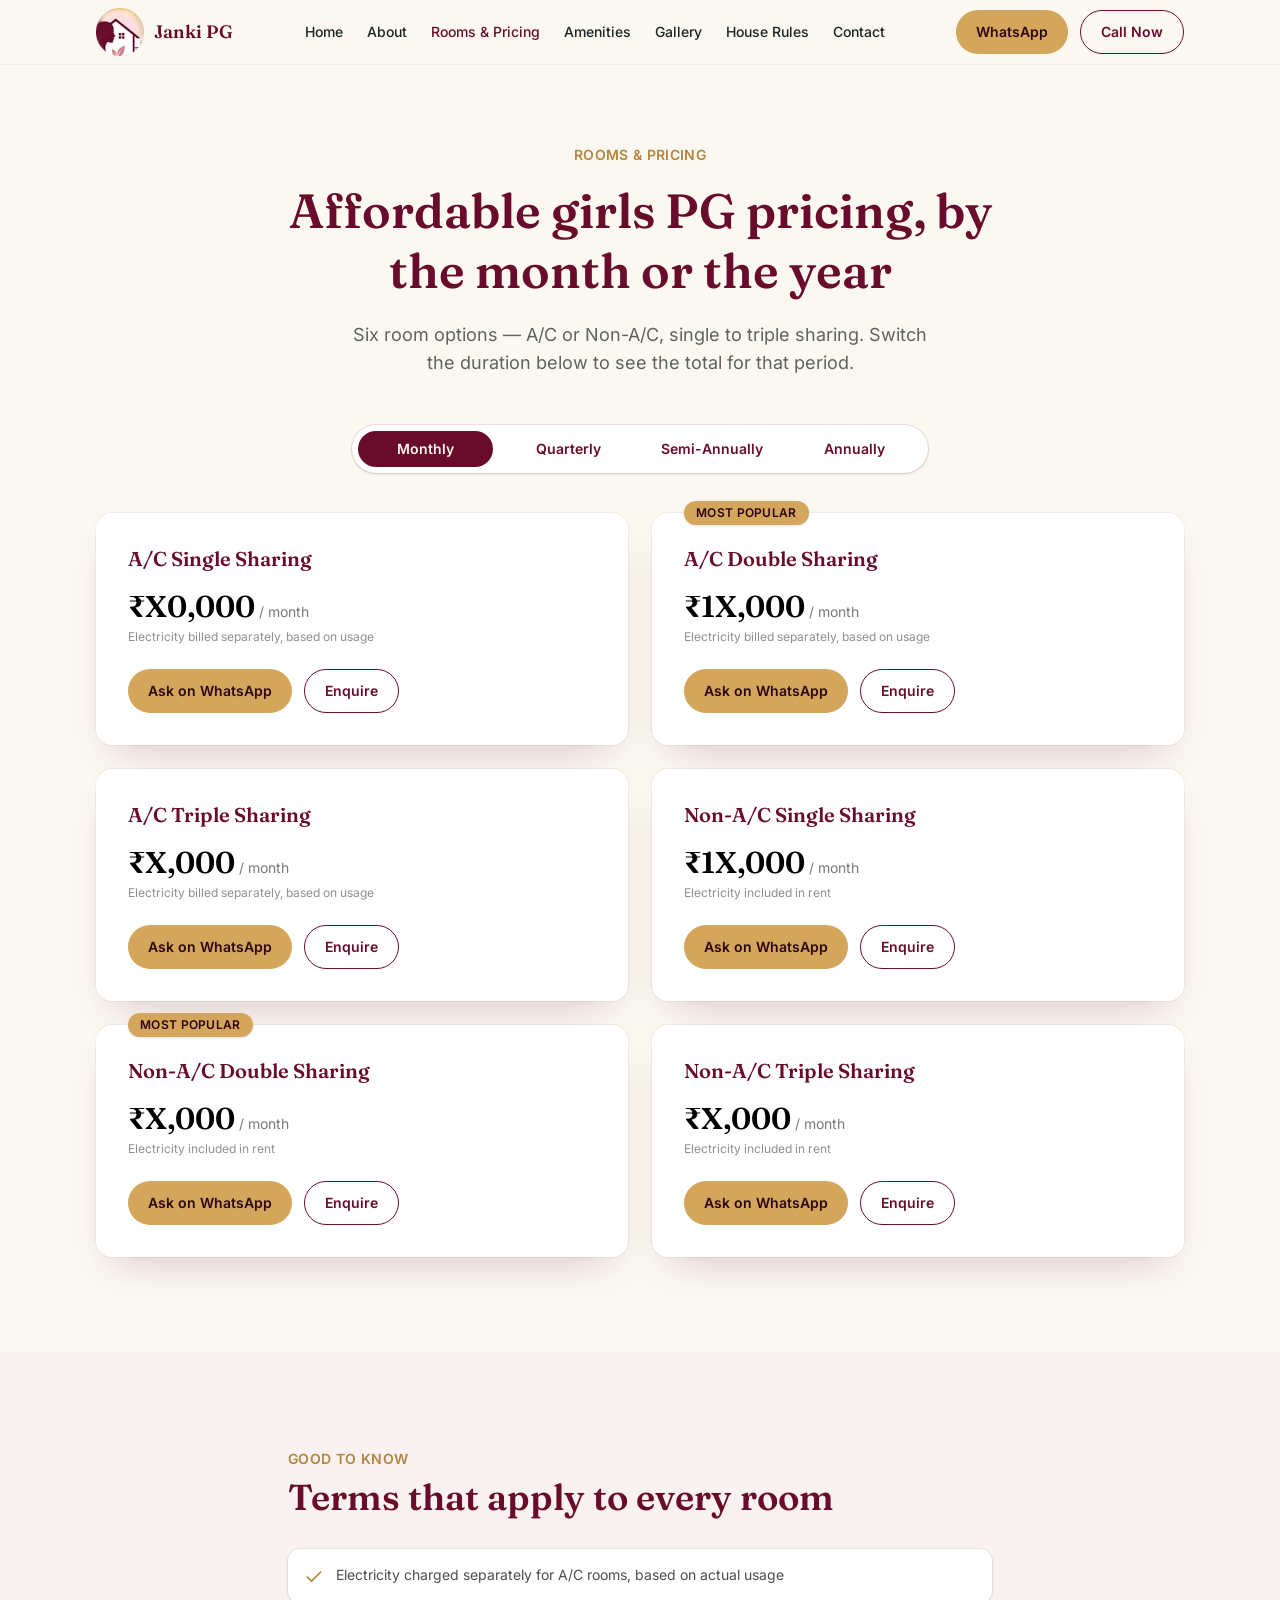
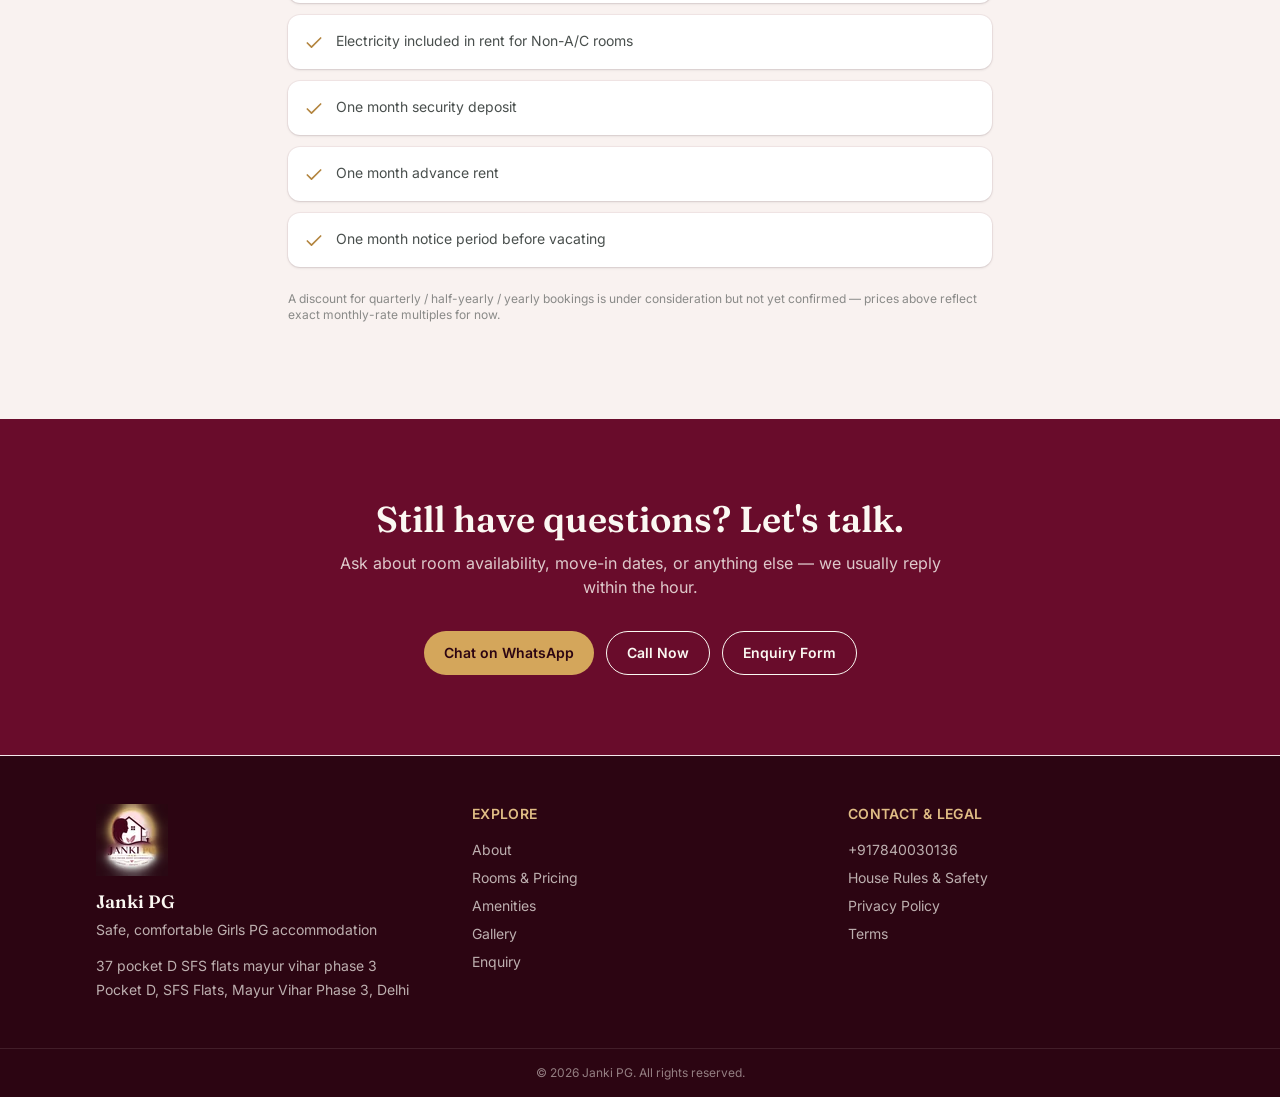
<file: rooms-and-pricing.html>
<!DOCTYPE html>
<html lang="en">

<head>
<!-- Google tag (gtag.js) -->
<script async src="https://www.googletagmanager.com/gtag/js?id=G-4KE43815W7"></script>
<script>
  window.dataLayer = window.dataLayer || [];
  function gtag(){dataLayer.push(arguments);}
  gtag('js', new Date());

  gtag('config', 'G-4KE43815W7');
</script>
  <meta charset="utf-8">
  <meta name="viewport" content="width=device-width, initial-scale=1">
  <link rel="icon" type="image/x-icon" href="assets/images/favicon.ico">
  <link rel="canonical" href="https://www.jankipg.com/rooms-and-pricing.html">
  <title>Ladies PG Price — Affordable Girls PG Rooms | Janki PG</title>
  <meta name="description"
    content="unique meta description for the Rooms &amp; Pricing page — A/C and Non-A/C room rates for Janki PG, girls PG in Pocket D, SFS Flats, Mayur Vihar Phase 3, Delhi, with monthly to yearly options.">
  <meta property="og:type" content="website">
  <meta property="og:url" content="https://www.jankipg.com/rooms-and-pricing.html">
  <meta property="og:title" content="Ladies PG Price — Affordable Girls PG Rooms | Janki PG">
  <meta property="og:description"
    content="unique meta description for the Rooms &amp; Pricing page — A/C and Non-A/C room rates for Janki PG, girls PG in Pocket D, SFS Flats, Mayur Vihar Phase 3, Delhi, with monthly to yearly options.">
  <link rel="stylesheet" href="assets/css/style.css">
  <style>
    .duration-panel[data-astro-cid-lfo6wmmv] {
      display: none
    }

    .pricing-table[data-astro-cid-lfo6wmmv][data-duration=monthly] .duration-panel[data-astro-cid-lfo6wmmv][data-duration-panel=monthly],
    .pricing-table[data-astro-cid-lfo6wmmv][data-duration=quarterly] .duration-panel[data-astro-cid-lfo6wmmv][data-duration-panel=quarterly],
    .pricing-table[data-astro-cid-lfo6wmmv][data-duration=half] .duration-panel[data-astro-cid-lfo6wmmv][data-duration-panel=half],
    .pricing-table[data-astro-cid-lfo6wmmv][data-duration=annual] .duration-panel[data-astro-cid-lfo6wmmv][data-duration-panel=annual] {
      display: block
    }
  </style>
</head>

<body><a href="#main-content"
    class="sr-only focus:not-sr-only focus:fixed focus:left-4 focus:top-4 focus:z-[60] focus:rounded-full focus:bg-maroon-500 focus:px-4 focus:py-2 focus:text-cream">Skip
    to content</a>
  <header class="sticky top-0 z-50 border-b border-maroon-50 bg-cream/90 backdrop-blur-sm" style="--header-h: 64px;">
    <div class="mx-auto flex h-16 max-w-6xl items-center justify-between px-4 sm:px-6 lg:px-8"><a href="index.html"
        class="flex items-center gap-2.5"><img src="assets/images/logo-badge.webp" alt loading="lazy" decoding="async"
          width="48" height="48" class="h-12 w-12"><span
          class="font-display text-lg font-semibold text-maroon-500">Janki PG</span></a>
      <ul class="flex hidden md:flex">
        <li><a href="index.html"
            class="block px-3 py-2 text-sm font-medium transition-colors duration-150 hover:text-maroon-500 text-ink">Home</a>
        </li>
        <li><a href="about.html"
            class="block px-3 py-2 text-sm font-medium transition-colors duration-150 hover:text-maroon-500 text-ink">About</a>
        </li>
        <li><a href="rooms-and-pricing.html" aria-current="page"
            class="block px-3 py-2 text-sm font-medium transition-colors duration-150 hover:text-maroon-500 text-maroon-500">Rooms
            &amp; Pricing</a></li>
        <li><a href="amenities.html"
            class="block px-3 py-2 text-sm font-medium transition-colors duration-150 hover:text-maroon-500 text-ink">Amenities</a>
        </li>
        <li><a href="gallery.html"
            class="block px-3 py-2 text-sm font-medium transition-colors duration-150 hover:text-maroon-500 text-ink">Gallery</a>
        </li>
        <li><a href="house-rules.html"
            class="block px-3 py-2 text-sm font-medium transition-colors duration-150 hover:text-maroon-500 text-ink">House
            Rules</a></li>
        <li><a href="contact.html"
            class="block px-3 py-2 text-sm font-medium transition-colors duration-150 hover:text-maroon-500 text-ink">Contact</a>
        </li>
      </ul>
      <div class="hidden items-center gap-3 md:flex"><a
          href="https://wa.me/917840030136?text=Hi%2C%20I'm%20interested%20in%20Janki%20PG." target="_blank"
          rel="noopener noreferrer"
          class="inline-flex min-h-11 items-center justify-center gap-2 rounded-full px-5 py-2.5 text-sm font-semibold transition-colors duration-150 bg-gold-500 text-maroon-900 hover:bg-gold-600">WhatsApp</a><a
          href="tel:+917840030136"
          class="inline-flex min-h-11 items-center justify-center gap-2 rounded-full px-5 py-2.5 text-sm font-semibold transition-colors duration-150 border border-maroon-500 text-maroon-500 hover:bg-maroon-50">Call
          Now</a></div><button id="mobile-menu-toggle" type="button"
        class="inline-flex h-11 w-11 items-center justify-center rounded-full text-maroon-500 md:hidden"
        aria-expanded="false" aria-controls="mobile-menu-panel"><span class="sr-only">Toggle menu</span><svg
          id="icon-open" xmlns="http://www.w3.org/2000/svg" width="24" height="24" viewBox="0 0 24 24" fill="none"
          stroke="currentColor" stroke-width="2" stroke-linecap="round" stroke-linejoin="round">
          <line x1="4" y1="6" x2="20" y2="6"></line>
          <line x1="4" y1="12" x2="20" y2="12"></line>
          <line x1="4" y1="18" x2="20" y2="18"></line>
        </svg><svg id="icon-close" xmlns="http://www.w3.org/2000/svg" width="24" height="24" viewBox="0 0 24 24"
          fill="none" stroke="currentColor" stroke-width="2" stroke-linecap="round" stroke-linejoin="round"
          class="hidden">
          <line x1="18" y1="6" x2="6" y2="18"></line>
          <line x1="6" y1="6" x2="18" y2="18"></line>
        </svg></button>
      <div id="mobile-menu-panel"
        class="fixed inset-x-0 top-[var(--header-h,64px)] z-40 hidden max-h-[calc(100vh-var(--header-h,64px))] overflow-y-auto border-t border-maroon-50 bg-cream shadow-lg md:hidden">
        <ul class="flex flex-col gap-1 p-4">
          <li><a href="index.html"
              class="block px-3 py-2 text-sm font-medium transition-colors duration-150 hover:text-maroon-500 text-ink">Home</a>
          </li>
          <li><a href="about.html"
              class="block px-3 py-2 text-sm font-medium transition-colors duration-150 hover:text-maroon-500 text-ink">About</a>
          </li>
          <li><a href="rooms-and-pricing.html" aria-current="page"
              class="block px-3 py-2 text-sm font-medium transition-colors duration-150 hover:text-maroon-500 text-maroon-500">Rooms
              &amp; Pricing</a></li>
          <li><a href="amenities.html"
              class="block px-3 py-2 text-sm font-medium transition-colors duration-150 hover:text-maroon-500 text-ink">Amenities</a>
          </li>
          <li><a href="gallery.html"
              class="block px-3 py-2 text-sm font-medium transition-colors duration-150 hover:text-maroon-500 text-ink">Gallery</a>
          </li>
          <li><a href="house-rules.html"
              class="block px-3 py-2 text-sm font-medium transition-colors duration-150 hover:text-maroon-500 text-ink">House
              Rules</a></li>
          <li><a href="contact.html"
              class="block px-3 py-2 text-sm font-medium transition-colors duration-150 hover:text-maroon-500 text-ink">Contact</a>
          </li>
        </ul>
        <div class="flex flex-col gap-3 border-t border-maroon-50 p-4"><a
            href="https://wa.me/917840030136?text=Hi%2C%20I'm%20interested%20in%20Janki%20PG." target="_blank"
            rel="noopener noreferrer"
            class="inline-flex min-h-11 items-center justify-center gap-2 rounded-full px-5 py-2.5 text-sm font-semibold transition-colors duration-150 bg-gold-500 text-maroon-900 hover:bg-gold-600">WhatsApp
            Us</a><a href="tel:+917840030136"
            class="inline-flex min-h-11 items-center justify-center gap-2 rounded-full px-5 py-2.5 text-sm font-semibold transition-colors duration-150 border border-maroon-500 text-maroon-500 hover:bg-maroon-50">Call
            Now</a></div>
      </div>
      <script
        type="module">var e = document.getElementById(`mobile-menu-toggle`), t = document.getElementById(`mobile-menu-panel`), n = document.getElementById(`icon-open`), r = document.getElementById(`icon-close`); e?.addEventListener(`click`, () => { let i = e.getAttribute(`aria-expanded`) === `true`; e.setAttribute(`aria-expanded`, String(!i)), t?.classList.toggle(`hidden`, i), n?.classList.toggle(`hidden`, !i), r?.classList.toggle(`hidden`, i) }), t?.querySelectorAll(`a`).forEach(i => { i.addEventListener(`click`, () => { e?.setAttribute(`aria-expanded`, `false`), t.classList.add(`hidden`), n?.classList.remove(`hidden`), r?.classList.add(`hidden`) }) });</script>
    </div>
  </header>
  <main id="main-content">
    <section class="bg-cream pb-8 pt-14 sm:pb-12 sm:pt-20">
      <div class="mx-auto max-w-3xl px-4 text-center sm:px-6 lg:px-8">
        <p class="reveal text-sm font-semibold uppercase tracking-wide text-gold-600">Rooms & Pricing</p>
        <h1 class="reveal mt-4 font-display text-4xl font-semibold leading-tight text-maroon-500 sm:text-5xl">Affordable
          girls PG pricing, by the month or the year</h1>
        <p class="reveal mx-auto mt-5 max-w-xl text-base text-ink/70 sm:text-lg">Six room options — A/C or Non-A/C,
          single to triple sharing. Switch the duration below to see the total for that period.</p>
      </div>
    </section>
    <section class="bg-cream pb-16 sm:pb-24">
      <div class="mx-auto max-w-6xl px-4 sm:px-6 lg:px-8">
        <div class="pricing-table group" data-duration="monthly" data-astro-cid-lfo6wmmv><!-- Duration switcher — all four durations are pre-rendered below; this only
       toggles a data attribute + CSS visibility. No client fetch, no flash. -->
          <div role="tablist" aria-label="Choose billing duration"
            class="mx-auto grid w-full max-w-xl grid-cols-2 gap-2 rounded-2xl bg-white p-1.5 shadow-sm ring-1 ring-maroon-500/10 sm:flex sm:rounded-full"
            data-astro-cid-lfo6wmmv><button type="button" role="tab" data-duration-btn="monthly" aria-selected="true"
              class="duration-btn flex-1 cursor-pointer rounded-full px-4 py-2 text-sm font-semibold text-maroon-500 transition-colors duration-150 aria-selected:bg-maroon-500 aria-selected:text-cream"
              data-astro-cid-lfo6wmmv>Monthly</button><button type="button" role="tab" data-duration-btn="quarterly"
              aria-selected="false"
              class="duration-btn flex-1 cursor-pointer rounded-full px-4 py-2 text-sm font-semibold text-maroon-500 transition-colors duration-150 aria-selected:bg-maroon-500 aria-selected:text-cream"
              data-astro-cid-lfo6wmmv>Quarterly</button><button type="button" role="tab" data-duration-btn="half"
              aria-selected="false"
              class="duration-btn flex-1 cursor-pointer rounded-full px-4 py-2 text-sm font-semibold text-maroon-500 transition-colors duration-150 aria-selected:bg-maroon-500 aria-selected:text-cream"
              data-astro-cid-lfo6wmmv>Semi-Annually</button><button type="button" role="tab" data-duration-btn="annual"
              aria-selected="false"
              class="duration-btn flex-1 cursor-pointer rounded-full px-4 py-2 text-sm font-semibold text-maroon-500 transition-colors duration-150 aria-selected:bg-maroon-500 aria-selected:text-cream"
              data-astro-cid-lfo6wmmv>Annually</button></div>
          <div class="mt-10 grid gap-6 [perspective:1200px] sm:grid-cols-2" data-astro-cid-lfo6wmmv>
            <div class="reveal" style="transition-delay: 0ms" data-astro-cid-lfo6wmmv>
              <div data-tilt="5"
                class="relative flex h-full flex-col rounded-2xl bg-white p-6 shadow-[0_20px_40px_-20px_rgba(105,12,43,0.25)] ring-1 ring-maroon-500/5 sm:p-8"
                data-astro-cid-lfo6wmmv>
                <p class="font-display text-xl font-semibold text-maroon-500" data-astro-cid-lfo6wmmv>A/C Single Sharing
                </p>
                <div data-duration-panel="monthly" class="duration-panel" data-astro-cid-lfo6wmmv>
                  <p class="mt-4 flex items-baseline gap-1" data-astro-cid-lfo6wmmv><span
                      class="font-display text-3xl font-semibold text-maroon-500"
                      data-astro-cid-lfo6wmmv><span style="color:#000000">₹X0,000</span></span><span class="text-sm text-ink/60" data-astro-cid-lfo6wmmv>/
                      month</span></p>
                </div>
                <div data-duration-panel="quarterly" class="duration-panel" data-astro-cid-lfo6wmmv>
                  <p class="mt-4 flex items-baseline gap-1" data-astro-cid-lfo6wmmv><span
                      class="font-display text-3xl font-semibold text-maroon-500"
                      data-astro-cid-lfo6wmmv><span style="color:#000000">₹X0,000</span></span><span class="text-sm text-ink/60" data-astro-cid-lfo6wmmv>/
                      3 months</span></p>
                  <p class="text-xs text-ink/50" data-astro-cid-lfo6wmmv>Equivalent to <span style="color:#000000">₹X0,000</span>/month</p>
                </div>
                <div data-duration-panel="half" class="duration-panel" data-astro-cid-lfo6wmmv>
                  <p class="mt-4 flex items-baseline gap-1" data-astro-cid-lfo6wmmv><span
                      class="font-display text-3xl font-semibold text-maroon-500"
                      data-astro-cid-lfo6wmmv><span style="color:#000000">₹1,X0,000</span></span><span class="text-sm text-ink/60"
                      data-astro-cid-lfo6wmmv>/ 6 months</span></p>
                  <p class="text-xs text-ink/50" data-astro-cid-lfo6wmmv>Equivalent to <span style="color:#000000">₹X0,000</span>/month</p>
                </div>
                <div data-duration-panel="annual" class="duration-panel" data-astro-cid-lfo6wmmv>
                  <p class="mt-4 flex items-baseline gap-1" data-astro-cid-lfo6wmmv><span
                      class="font-display text-3xl font-semibold text-maroon-500"
                      data-astro-cid-lfo6wmmv><span style="color:#000000">₹2,X0,000</span></span><span class="text-sm text-ink/60"
                      data-astro-cid-lfo6wmmv>/ 12 months</span></p>
                  <p class="text-xs text-ink/50" data-astro-cid-lfo6wmmv>Equivalent to <span style="color:#000000">₹X0,000</span>/month</p>
                </div>
                <p class="mt-1 text-xs text-ink/50" data-astro-cid-lfo6wmmv>Electricity billed separately, based on
                  usage</p>
                <div class="mt-6 flex flex-wrap gap-3" data-astro-cid-lfo6wmmv><a
                    href="https://wa.me/917840030136?text=Hi%2C%20I'm%20interested%20in%20Janki%20PG.%20Room%3A%20A%2FC%20Single%20Sharing"
                    target="_blank" rel="noopener noreferrer"
                    class="inline-flex min-h-11 items-center justify-center gap-2 rounded-full px-5 py-2.5 text-sm font-semibold transition-colors duration-150 bg-gold-500 text-maroon-900 hover:bg-gold-600 text-sm">Ask
                    on WhatsApp</a><a href="enquiry" data-enquiry-trigger="true"
                    class="inline-flex min-h-11 items-center justify-center gap-2 rounded-full px-5 py-2.5 text-sm font-semibold transition-colors duration-150 border border-maroon-500 text-maroon-500 hover:bg-maroon-50 text-sm">Enquire</a>
                </div>
              </div>
            </div>
            <div class="reveal" style="transition-delay: 60ms" data-astro-cid-lfo6wmmv>
              <div data-tilt="5"
                class="relative flex h-full flex-col rounded-2xl bg-white p-6 shadow-[0_20px_40px_-20px_rgba(105,12,43,0.25)] ring-1 ring-maroon-500/5 sm:p-8"
                data-astro-cid-lfo6wmmv><span
                  class="absolute -top-3 left-6 rounded-full bg-gold-500 px-3 py-1 text-xs font-semibold uppercase tracking-wide text-maroon-900 shadow sm:left-8"
                  data-astro-cid-lfo6wmmv>Most Popular</span>
                <p class="font-display text-xl font-semibold text-maroon-500" data-astro-cid-lfo6wmmv>A/C Double Sharing
                </p>
                <div data-duration-panel="monthly" class="duration-panel" data-astro-cid-lfo6wmmv>
                  <p class="mt-4 flex items-baseline gap-1" data-astro-cid-lfo6wmmv><span
                      class="font-display text-3xl font-semibold text-maroon-500"
                      data-astro-cid-lfo6wmmv><span style="color:#000000">₹1X,000</span></span><span class="text-sm text-ink/60" data-astro-cid-lfo6wmmv>/
                      month</span></p>
                </div>
                <div data-duration-panel="quarterly" class="duration-panel" data-astro-cid-lfo6wmmv>
                  <p class="mt-4 flex items-baseline gap-1" data-astro-cid-lfo6wmmv><span
                      class="font-display text-3xl font-semibold text-maroon-500"
                      data-astro-cid-lfo6wmmv><span style="color:#000000">₹3X,000</span></span><span class="text-sm text-ink/60" data-astro-cid-lfo6wmmv>/
                      3 months</span></p>
                  <p class="text-xs text-ink/50" data-astro-cid-lfo6wmmv>Equivalent to <span style="color:#000000">₹1X,000</span>/month</p>
                </div>
                <div data-duration-panel="half" class="duration-panel" data-astro-cid-lfo6wmmv>
                  <p class="mt-4 flex items-baseline gap-1" data-astro-cid-lfo6wmmv><span
                      class="font-display text-3xl font-semibold text-maroon-500"
                      data-astro-cid-lfo6wmmv><span style="color:#000000">₹7X,000</span></span><span class="text-sm text-ink/60" data-astro-cid-lfo6wmmv>/
                      6 months</span></p>
                  <p class="text-xs text-ink/50" data-astro-cid-lfo6wmmv>Equivalent to <span style="color:#000000">₹1X,000</span>/month</p>
                </div>
                <div data-duration-panel="annual" class="duration-panel" data-astro-cid-lfo6wmmv>
                  <p class="mt-4 flex items-baseline gap-1" data-astro-cid-lfo6wmmv><span
                      class="font-display text-3xl font-semibold text-maroon-500"
                      data-astro-cid-lfo6wmmv><span style="color:#000000">₹1,4X,000</span></span><span class="text-sm text-ink/60"
                      data-astro-cid-lfo6wmmv>/ 12 months</span></p>
                  <p class="text-xs text-ink/50" data-astro-cid-lfo6wmmv>Equivalent to <span style="color:#000000">₹1X,000</span>/month</p>
                </div>
                <p class="mt-1 text-xs text-ink/50" data-astro-cid-lfo6wmmv>Electricity billed separately, based on
                  usage</p>
                <div class="mt-6 flex flex-wrap gap-3" data-astro-cid-lfo6wmmv><a
                    href="https://wa.me/917840030136?text=Hi%2C%20I'm%20interested%20in%20Janki%20PG.%20Room%3A%20A%2FC%20Double%20Sharing"
                    target="_blank" rel="noopener noreferrer"
                    class="inline-flex min-h-11 items-center justify-center gap-2 rounded-full px-5 py-2.5 text-sm font-semibold transition-colors duration-150 bg-gold-500 text-maroon-900 hover:bg-gold-600 text-sm">Ask
                    on WhatsApp</a><a href="enquiry" data-enquiry-trigger="true"
                    class="inline-flex min-h-11 items-center justify-center gap-2 rounded-full px-5 py-2.5 text-sm font-semibold transition-colors duration-150 border border-maroon-500 text-maroon-500 hover:bg-maroon-50 text-sm">Enquire</a>
                </div>
              </div>
            </div>
            <div class="reveal" style="transition-delay: 120ms" data-astro-cid-lfo6wmmv>
              <div data-tilt="5"
                class="relative flex h-full flex-col rounded-2xl bg-white p-6 shadow-[0_20px_40px_-20px_rgba(105,12,43,0.25)] ring-1 ring-maroon-500/5 sm:p-8"
                data-astro-cid-lfo6wmmv>
                <p class="font-display text-xl font-semibold text-maroon-500" data-astro-cid-lfo6wmmv>A/C Triple Sharing
                </p>
                <div data-duration-panel="monthly" class="duration-panel" data-astro-cid-lfo6wmmv>
                  <p class="mt-4 flex items-baseline gap-1" data-astro-cid-lfo6wmmv><span
                      class="font-display text-3xl font-semibold text-maroon-500"
                      data-astro-cid-lfo6wmmv><span style="color:#000000">₹X,000</span></span><span class="text-sm text-ink/60" data-astro-cid-lfo6wmmv>/
                      month</span></p>
                </div>
                <div data-duration-panel="quarterly" class="duration-panel" data-astro-cid-lfo6wmmv>
                  <p class="mt-4 flex items-baseline gap-1" data-astro-cid-lfo6wmmv><span
                      class="font-display text-3xl font-semibold text-maroon-500"
                      data-astro-cid-lfo6wmmv><span style="color:#000000">₹2X,000</span></span><span class="text-sm text-ink/60" data-astro-cid-lfo6wmmv>/
                      3 months</span></p>
                  <p class="text-xs text-ink/50" data-astro-cid-lfo6wmmv>Equivalent to <span style="color:#000000">₹X,000</span>/month</p>
                </div>
                <div data-duration-panel="half" class="duration-panel" data-astro-cid-lfo6wmmv>
                  <p class="mt-4 flex items-baseline gap-1" data-astro-cid-lfo6wmmv><span
                      class="font-display text-3xl font-semibold text-maroon-500"
                      data-astro-cid-lfo6wmmv><span style="color:#000000">₹5X,000</span></span><span class="text-sm text-ink/60" data-astro-cid-lfo6wmmv>/
                      6 months</span></p>
                  <p class="text-xs text-ink/50" data-astro-cid-lfo6wmmv>Equivalent to <span style="color:#000000">₹X,000</span>/month</p>
                </div>
                <div data-duration-panel="annual" class="duration-panel" data-astro-cid-lfo6wmmv>
                  <p class="mt-4 flex items-baseline gap-1" data-astro-cid-lfo6wmmv><span
                      class="font-display text-3xl font-semibold text-maroon-500"
                      data-astro-cid-lfo6wmmv><span style="color:#000000">₹1,0X,000</span></span><span class="text-sm text-ink/60"
                      data-astro-cid-lfo6wmmv>/ 12 months</span></p>
                  <p class="text-xs text-ink/50" data-astro-cid-lfo6wmmv>Equivalent to <span style="color:#000000">₹X,000</span>/month</p>
                </div>
                <p class="mt-1 text-xs text-ink/50" data-astro-cid-lfo6wmmv>Electricity billed separately, based on
                  usage</p>
                <div class="mt-6 flex flex-wrap gap-3" data-astro-cid-lfo6wmmv><a
                    href="https://wa.me/917840030136?text=Hi%2C%20I'm%20interested%20in%20Janki%20PG.%20Room%3A%20A%2FC%20Triple%20Sharing"
                    target="_blank" rel="noopener noreferrer"
                    class="inline-flex min-h-11 items-center justify-center gap-2 rounded-full px-5 py-2.5 text-sm font-semibold transition-colors duration-150 bg-gold-500 text-maroon-900 hover:bg-gold-600 text-sm">Ask
                    on WhatsApp</a><a href="enquiry" data-enquiry-trigger="true"
                    class="inline-flex min-h-11 items-center justify-center gap-2 rounded-full px-5 py-2.5 text-sm font-semibold transition-colors duration-150 border border-maroon-500 text-maroon-500 hover:bg-maroon-50 text-sm">Enquire</a>
                </div>
              </div>
            </div>
            <div class="reveal" style="transition-delay: 180ms" data-astro-cid-lfo6wmmv>
              <div data-tilt="5"
                class="relative flex h-full flex-col rounded-2xl bg-white p-6 shadow-[0_20px_40px_-20px_rgba(105,12,43,0.25)] ring-1 ring-maroon-500/5 sm:p-8"
                data-astro-cid-lfo6wmmv>
                <p class="font-display text-xl font-semibold text-maroon-500" data-astro-cid-lfo6wmmv>Non-A/C Single
                  Sharing</p>
                <div data-duration-panel="monthly" class="duration-panel" data-astro-cid-lfo6wmmv>
                  <p class="mt-4 flex items-baseline gap-1" data-astro-cid-lfo6wmmv><span
                      class="font-display text-3xl font-semibold text-maroon-500"
                      data-astro-cid-lfo6wmmv><span style="color:#000000">₹1X,000</span></span><span class="text-sm text-ink/60" data-astro-cid-lfo6wmmv>/
                      month</span></p>
                </div>
                <div data-duration-panel="quarterly" class="duration-panel" data-astro-cid-lfo6wmmv>
                  <p class="mt-4 flex items-baseline gap-1" data-astro-cid-lfo6wmmv><span
                      class="font-display text-3xl font-semibold text-maroon-500"
                      data-astro-cid-lfo6wmmv><span style="color:#000000">₹5X,000</span></span><span class="text-sm text-ink/60" data-astro-cid-lfo6wmmv>/
                      3 months</span></p>
                  <p class="text-xs text-ink/50" data-astro-cid-lfo6wmmv>Equivalent to <span style="color:#000000">₹1X,000</span>/month</p>
                </div>
                <div data-duration-panel="half" class="duration-panel" data-astro-cid-lfo6wmmv>
                  <p class="mt-4 flex items-baseline gap-1" data-astro-cid-lfo6wmmv><span
                      class="font-display text-3xl font-semibold text-maroon-500"
                      data-astro-cid-lfo6wmmv><span style="color:#000000">₹1,0X,000</span></span><span class="text-sm text-ink/60"
                      data-astro-cid-lfo6wmmv>/ 6 months</span></p>
                  <p class="text-xs text-ink/50" data-astro-cid-lfo6wmmv>Equivalent to <span style="color:#000000">₹1X,000</span>/month</p>
                </div>
                <div data-duration-panel="annual" class="duration-panel" data-astro-cid-lfo6wmmv>
                  <p class="mt-4 flex items-baseline gap-1" data-astro-cid-lfo6wmmv><span
                      class="font-display text-3xl font-semibold text-maroon-500"
                      data-astro-cid-lfo6wmmv><span style="color:#000000">₹2,0X,000</span></span><span class="text-sm text-ink/60"
                      data-astro-cid-lfo6wmmv>/ 12 months</span></p>
                  <p class="text-xs text-ink/50" data-astro-cid-lfo6wmmv>Equivalent to <span style="color:#000000">₹1X,000</span>/month</p>
                </div>
                <p class="mt-1 text-xs text-ink/50" data-astro-cid-lfo6wmmv>Electricity included in rent</p>
                <div class="mt-6 flex flex-wrap gap-3" data-astro-cid-lfo6wmmv><a
                    href="https://wa.me/917840030136?text=Hi%2C%20I'm%20interested%20in%20Janki%20PG.%20Room%3A%20Non-A%2FC%20Single%20Sharing"
                    target="_blank" rel="noopener noreferrer"
                    class="inline-flex min-h-11 items-center justify-center gap-2 rounded-full px-5 py-2.5 text-sm font-semibold transition-colors duration-150 bg-gold-500 text-maroon-900 hover:bg-gold-600 text-sm">Ask
                    on WhatsApp</a><a href="enquiry" data-enquiry-trigger="true"
                    class="inline-flex min-h-11 items-center justify-center gap-2 rounded-full px-5 py-2.5 text-sm font-semibold transition-colors duration-150 border border-maroon-500 text-maroon-500 hover:bg-maroon-50 text-sm">Enquire</a>
                </div>
              </div>
            </div>
            <div class="reveal" style="transition-delay: 240ms" data-astro-cid-lfo6wmmv>
              <div data-tilt="5"
                class="relative flex h-full flex-col rounded-2xl bg-white p-6 shadow-[0_20px_40px_-20px_rgba(105,12,43,0.25)] ring-1 ring-maroon-500/5 sm:p-8"
                data-astro-cid-lfo6wmmv><span
                  class="absolute -top-3 left-6 rounded-full bg-gold-500 px-3 py-1 text-xs font-semibold uppercase tracking-wide text-maroon-900 shadow sm:left-8"
                  data-astro-cid-lfo6wmmv>Most Popular</span>
                <p class="font-display text-xl font-semibold text-maroon-500" data-astro-cid-lfo6wmmv>Non-A/C Double
                  Sharing</p>
                <div data-duration-panel="monthly" class="duration-panel" data-astro-cid-lfo6wmmv>
                  <p class="mt-4 flex items-baseline gap-1" data-astro-cid-lfo6wmmv><span
                      class="font-display text-3xl font-semibold text-maroon-500"
                      data-astro-cid-lfo6wmmv><span style="color:#000000">₹X,000</span></span><span class="text-sm text-ink/60" data-astro-cid-lfo6wmmv>/
                      month</span></p>
                </div>
                <div data-duration-panel="quarterly" class="duration-panel" data-astro-cid-lfo6wmmv>
                  <p class="mt-4 flex items-baseline gap-1" data-astro-cid-lfo6wmmv><span
                      class="font-display text-3xl font-semibold text-maroon-500"
                      data-astro-cid-lfo6wmmv><span style="color:#000000">₹2X,000</span></span><span class="text-sm text-ink/60" data-astro-cid-lfo6wmmv>/
                      3 months</span></p>
                  <p class="text-xs text-ink/50" data-astro-cid-lfo6wmmv>Equivalent to <span style="color:#000000">₹X,000</span>/month</p>
                </div>
                <div data-duration-panel="half" class="duration-panel" data-astro-cid-lfo6wmmv>
                  <p class="mt-4 flex items-baseline gap-1" data-astro-cid-lfo6wmmv><span
                      class="font-display text-3xl font-semibold text-maroon-500"
                      data-astro-cid-lfo6wmmv><span style="color:#000000">₹5X,000</span></span><span class="text-sm text-ink/60" data-astro-cid-lfo6wmmv>/
                      6 months</span></p>
                  <p class="text-xs text-ink/50" data-astro-cid-lfo6wmmv>Equivalent to <span style="color:#000000">₹X,000</span>/month</p>
                </div>
                <div data-duration-panel="annual" class="duration-panel" data-astro-cid-lfo6wmmv>
                  <p class="mt-4 flex items-baseline gap-1" data-astro-cid-lfo6wmmv><span
                      class="font-display text-3xl font-semibold text-maroon-500"
                      data-astro-cid-lfo6wmmv><span style="color:#000000">₹1,0X,000</span></span><span class="text-sm text-ink/60"
                      data-astro-cid-lfo6wmmv>/ 12 months</span></p>
                  <p class="text-xs text-ink/50" data-astro-cid-lfo6wmmv>Equivalent to <span style="color:#000000">₹X,000</span>/month</p>
                </div>
                <p class="mt-1 text-xs text-ink/50" data-astro-cid-lfo6wmmv>Electricity included in rent</p>
                <div class="mt-6 flex flex-wrap gap-3" data-astro-cid-lfo6wmmv><a
                    href="https://wa.me/917840030136?text=Hi%2C%20I'm%20interested%20in%20Janki%20PG.%20Room%3A%20Non-A%2FC%20Double%20Sharing"
                    target="_blank" rel="noopener noreferrer"
                    class="inline-flex min-h-11 items-center justify-center gap-2 rounded-full px-5 py-2.5 text-sm font-semibold transition-colors duration-150 bg-gold-500 text-maroon-900 hover:bg-gold-600 text-sm">Ask
                    on WhatsApp</a><a href="enquiry" data-enquiry-trigger="true"
                    class="inline-flex min-h-11 items-center justify-center gap-2 rounded-full px-5 py-2.5 text-sm font-semibold transition-colors duration-150 border border-maroon-500 text-maroon-500 hover:bg-maroon-50 text-sm">Enquire</a>
                </div>
              </div>
            </div>
            <div class="reveal" style="transition-delay: 300ms" data-astro-cid-lfo6wmmv>
              <div data-tilt="5"
                class="relative flex h-full flex-col rounded-2xl bg-white p-6 shadow-[0_20px_40px_-20px_rgba(105,12,43,0.25)] ring-1 ring-maroon-500/5 sm:p-8"
                data-astro-cid-lfo6wmmv>
                <p class="font-display text-xl font-semibold text-maroon-500" data-astro-cid-lfo6wmmv>Non-A/C Triple
                  Sharing</p>
                <div data-duration-panel="monthly" class="duration-panel" data-astro-cid-lfo6wmmv>
                  <p class="mt-4 flex items-baseline gap-1" data-astro-cid-lfo6wmmv><span
                      class="font-display text-3xl font-semibold text-maroon-500"
                      data-astro-cid-lfo6wmmv><span style="color:#000000">₹X,000</span></span><span class="text-sm text-ink/60" data-astro-cid-lfo6wmmv>/
                      month</span></p>
                </div>
                <div data-duration-panel="quarterly" class="duration-panel" data-astro-cid-lfo6wmmv>
                  <p class="mt-4 flex items-baseline gap-1" data-astro-cid-lfo6wmmv><span
                      class="font-display text-3xl font-semibold text-maroon-500"
                      data-astro-cid-lfo6wmmv><span style="color:#000000">₹2X,000</span></span><span class="text-sm text-ink/60" data-astro-cid-lfo6wmmv>/
                      3 months</span></p>
                  <p class="text-xs text-ink/50" data-astro-cid-lfo6wmmv>Equivalent to <span style="color:#000000">₹X,000</span>/month</p>
                </div>
                <div data-duration-panel="half" class="duration-panel" data-astro-cid-lfo6wmmv>
                  <p class="mt-4 flex items-baseline gap-1" data-astro-cid-lfo6wmmv><span
                      class="font-display text-3xl font-semibold text-maroon-500"
                      data-astro-cid-lfo6wmmv><span style="color:#000000">₹4X,000</span></span><span class="text-sm text-ink/60" data-astro-cid-lfo6wmmv>/
                      6 months</span></p>
                  <p class="text-xs text-ink/50" data-astro-cid-lfo6wmmv>Equivalent to <span style="color:#000000">₹X,000</span>/month</p>
                </div>
                <div data-duration-panel="annual" class="duration-panel" data-astro-cid-lfo6wmmv>
                  <p class="mt-4 flex items-baseline gap-1" data-astro-cid-lfo6wmmv><span
                      class="font-display text-3xl font-semibold text-maroon-500"
                      data-astro-cid-lfo6wmmv><span style="color:#000000">₹8X,000</span></span><span class="text-sm text-ink/60" data-astro-cid-lfo6wmmv>/
                      12 months</span></p>
                  <p class="text-xs text-ink/50" data-astro-cid-lfo6wmmv>Equivalent to <span style="color:#000000">₹X,000</span>/month</p>
                </div>
                <p class="mt-1 text-xs text-ink/50" data-astro-cid-lfo6wmmv>Electricity included in rent</p>
                <div class="mt-6 flex flex-wrap gap-3" data-astro-cid-lfo6wmmv><a
                    href="https://wa.me/917840030136?text=Hi%2C%20I'm%20interested%20in%20Janki%20PG.%20Room%3A%20Non-A%2FC%20Triple%20Sharing"
                    target="_blank" rel="noopener noreferrer"
                    class="inline-flex min-h-11 items-center justify-center gap-2 rounded-full px-5 py-2.5 text-sm font-semibold transition-colors duration-150 bg-gold-500 text-maroon-900 hover:bg-gold-600 text-sm">Ask
                    on WhatsApp</a><a href="enquiry" data-enquiry-trigger="true"
                    class="inline-flex min-h-11 items-center justify-center gap-2 rounded-full px-5 py-2.5 text-sm font-semibold transition-colors duration-150 border border-maroon-500 text-maroon-500 hover:bg-maroon-50 text-sm">Enquire</a>
                </div>
              </div>
            </div>
          </div>
        </div>
        <script
          type="module">document.querySelectorAll(`.pricing-table`).forEach(e => { let t = e.querySelectorAll(`[data-duration-btn]`); t.forEach(n => { n.addEventListener(`click`, () => { let r = n.dataset.durationBtn; r && (e.dataset.duration = r, t.forEach(e => { e.setAttribute(`aria-selected`, String(e === n)) })) }) }) });</script>
      </div>
    </section>
    <section class="bg-maroon-50/40 py-16 sm:py-24">
      <div class="mx-auto max-w-3xl px-4 sm:px-6 lg:px-8">
        <div class="reveal max-w-2xl">
          <p class="text-sm font-semibold uppercase tracking-wide text-gold-600">Good to Know</p>
          <h2 class="mt-2 font-display text-3xl font-semibold text-maroon-500 sm:text-4xl">Terms that apply to every
            room</h2>
        </div>
        <ul class="reveal mt-8 space-y-3">
          <li
            class="flex items-start gap-3 rounded-xl bg-white p-4 text-sm text-ink/80 shadow-sm ring-1 ring-maroon-500/5">
            <svg width="1em" height="1em" class="mt-0.5 h-5 w-5 shrink-0 text-gold-600" data-icon="lucide:check">
              <symbol id="ai:lucide:check" viewBox="0 0 24 24">
                <path fill="none" stroke="currentColor" stroke-linecap="round" stroke-linejoin="round" stroke-width="2"
                  d="M20 6L9 17l-5-5" />
              </symbol>
              <use href="#ai:lucide:check"></use>
            </svg>Electricity charged separately for A/C rooms, based on actual usage</li>
          <li
            class="flex items-start gap-3 rounded-xl bg-white p-4 text-sm text-ink/80 shadow-sm ring-1 ring-maroon-500/5">
            <svg width="1em" height="1em" viewBox="0 0 24 24" class="mt-0.5 h-5 w-5 shrink-0 text-gold-600"
              data-icon="lucide:check">
              <use href="#ai:lucide:check"></use>
            </svg>Electricity included in rent for Non-A/C rooms</li>
          <li
            class="flex items-start gap-3 rounded-xl bg-white p-4 text-sm text-ink/80 shadow-sm ring-1 ring-maroon-500/5">
            <svg width="1em" height="1em" viewBox="0 0 24 24" class="mt-0.5 h-5 w-5 shrink-0 text-gold-600"
              data-icon="lucide:check">
              <use href="#ai:lucide:check"></use>
            </svg>One month security deposit</li>
          <li
            class="flex items-start gap-3 rounded-xl bg-white p-4 text-sm text-ink/80 shadow-sm ring-1 ring-maroon-500/5">
            <svg width="1em" height="1em" viewBox="0 0 24 24" class="mt-0.5 h-5 w-5 shrink-0 text-gold-600"
              data-icon="lucide:check">
              <use href="#ai:lucide:check"></use>
            </svg>One month advance rent</li>
          <li
            class="flex items-start gap-3 rounded-xl bg-white p-4 text-sm text-ink/80 shadow-sm ring-1 ring-maroon-500/5">
            <svg width="1em" height="1em" viewBox="0 0 24 24" class="mt-0.5 h-5 w-5 shrink-0 text-gold-600"
              data-icon="lucide:check">
              <use href="#ai:lucide:check"></use>
            </svg>One month notice period before vacating</li>
        </ul>
        <p class="reveal mt-6 text-xs text-ink/50">
          <!-- awaiting client decision — README Section 9, open question 1 -->A discount for quarterly /
          half-yearly / yearly bookings is under consideration but not yet confirmed — prices above reflect exact
          monthly-rate multiples for now.</p>
      </div>
    </section>
    <section class="relative overflow-hidden bg-maroon-500 py-16 text-center text-cream sm:py-20">
      <div class="pointer-events-none absolute inset-0 -z-10">
        <div class="absolute -left-16 -top-16 h-64 w-64 rounded-full bg-gold-500/20 blur-3xl sm:animate-float-slow">
        </div>
        <div
          class="absolute -bottom-20 -right-10 h-72 w-72 rounded-full bg-rose-500/20 blur-3xl sm:animate-float-slower">
        </div>
      </div>
      <div class="reveal mx-auto max-w-2xl px-4 sm:px-6 lg:px-8">
        <h2 class="font-display text-3xl font-semibold sm:text-4xl">Still have questions? Let's talk.</h2>
        <p class="mt-3 text-cream/80">Ask about room availability, move-in dates, or anything else — we usually reply
          within the hour.</p>
        <div class="mt-8 flex flex-wrap justify-center gap-3"><a
            href="https://wa.me/917840030136?text=Hi%2C%20I'm%20interested%20in%20Janki%20PG." target="_blank"
            rel="noopener noreferrer"
            class="inline-flex min-h-11 items-center justify-center gap-2 rounded-full px-5 py-2.5 text-sm font-semibold transition-colors duration-150 bg-gold-500 text-maroon-900 hover:bg-gold-600">Chat
            on WhatsApp</a><a href="tel:+917840030136"
            class="inline-flex min-h-11 items-center justify-center gap-2 rounded-full px-5 py-2.5 text-sm font-semibold transition-colors duration-150 border border-cream text-cream hover:bg-cream/10">Call
            Now</a><a href="enquiry" data-enquiry-trigger="true"
            class="inline-flex min-h-11 items-center justify-center gap-2 rounded-full px-5 py-2.5 text-sm font-semibold transition-colors duration-150 border border-cream text-cream hover:bg-cream/10">Enquiry
            Form</a></div>
      </div>
    </section>
  </main>
  <footer class="border-t border-maroon-50 bg-maroon-900 text-cream">
    <div class="mx-auto grid max-w-6xl gap-10 px-4 py-12 sm:px-6 md:grid-cols-3 lg:px-8">
      <div><img src="assets/images/logo.webp" alt="Janki PG logo" loading="lazy" decoding="async" width="72" height="72"
          class="h-18 w-18">
        <p class="mt-3 font-display text-lg font-semibold">Janki PG</p>
        <p class="mt-1 max-w-xs text-sm text-cream/70">Safe, comfortable Girls PG accommodation</p>
        <address class="mt-4 space-y-1 text-sm text-cream/70 not-italic">
          <p>37 pocket D SFS flats mayur vihar phase 3</p>
          <p>Pocket D, SFS Flats, Mayur Vihar Phase 3, Delhi</p>
        </address>
      </div>
      <div>
        <p class="text-sm font-semibold uppercase tracking-wide text-gold-400">Explore</p>
        <ul class="mt-4 space-y-2 text-sm text-cream/70">
          <li><a href="about.html" class="hover:text-cream">About</a></li>
          <li><a href="rooms-and-pricing.html" class="hover:text-cream">Rooms &amp; Pricing</a></li>
          <li><a href="amenities.html" class="hover:text-cream">Amenities</a></li>
          <li><a href="gallery.html" class="hover:text-cream">Gallery</a></li>
          <li><a href="enquiry" data-enquiry-trigger="true" class="hover:text-cream">Enquiry</a></li>
        </ul>
      </div>
      <div>
        <p class="text-sm font-semibold uppercase tracking-wide text-gold-400">Contact & Legal</p>
        <ul class="mt-4 space-y-2 text-sm text-cream/70">
          <li><a href="tel:+917840030136" class="hover:text-cream">+917840030136</a></li>
          <li><a href="house-rules.html" class="hover:text-cream">House Rules &amp; Safety</a></li>
          <li><a href="privacy-policy" class="hover:text-cream">Privacy Policy</a></li>
          <li><a href="terms" class="hover:text-cream">Terms</a></li>
        </ul>
      </div>
    </div>
    <div class="border-t border-cream/10 px-4 py-4 text-center text-xs text-cream/50 sm:px-6 lg:px-8">&copy; 2026 Janki
      PG. All rights reserved.</div>
  </footer>
  <dialog id="enquiry-modal"
    class="m-auto w-[min(90vw,560px)] rounded-2xl bg-cream p-0 shadow-2xl backdrop:bg-maroon-900/60 backdrop:backdrop-blur-sm">
    <div class="flex items-center justify-between border-b border-maroon-500/10 px-5 py-4">
      <p class="font-display text-lg font-semibold text-maroon-500">Enquiry Form</p><button type="button"
        id="enquiry-modal-close" aria-label="Close enquiry form"
        class="inline-flex h-9 w-9 items-center justify-center rounded-full text-maroon-500 transition-colors hover:bg-maroon-50"><svg
          width="1em" height="1em" class="h-5 w-5" data-icon="lucide:x">
          <symbol id="ai:lucide:x" viewBox="0 0 24 24">
            <path fill="none" stroke="currentColor" stroke-linecap="round" stroke-linejoin="round" stroke-width="2"
              d="M18 6L6 18M6 6l12 12" />
          </symbol>
          <use href="#ai:lucide:x"></use>
        </svg></button>
    </div>
    <div class="max-h-[75vh] w-full overflow-y-auto">
      <form id="enquiry-form"
        data-action-url="https://docs.google.com/forms/d/e/1FAIpQLSfPX-3XhvBHjcHz-tna_1Fy3qvBlalI7fy0jPwRnVDymQlpAg/formResponse"
        class="space-y-4 p-5">
        <div><label for="entry-820947288" class="mb-1 block text-sm font-medium text-ink">Full Name<span
              class="text-maroon-500"> *</span></label><input id="entry-820947288" name="entry.820947288" type="text"
            required autocomplete="name"
            class="w-full rounded-xl border border-maroon-500/20 bg-white px-3.5 py-2.5 text-sm text-ink focus:border-maroon-500 focus:outline-none focus:ring-2 focus:ring-maroon-500/20">
        </div>
        <div><label for="entry-1517554597" class="mb-1 block text-sm font-medium text-ink">Mobile Number</label><input
            id="entry-1517554597" name="entry.1517554597" type="tel" autocomplete="tel"
            class="w-full rounded-xl border border-maroon-500/20 bg-white px-3.5 py-2.5 text-sm text-ink focus:border-maroon-500 focus:outline-none focus:ring-2 focus:ring-maroon-500/20">
        </div>
        <div><label for="entry-968734799" class="mb-1 block text-sm font-medium text-ink">Are You a?</label><select
            id="entry-968734799" name="entry.968734799"
            class="w-full rounded-xl border border-maroon-500/20 bg-white px-3.5 py-2.5 text-sm text-ink focus:border-maroon-500 focus:outline-none focus:ring-2 focus:ring-maroon-500/20">
            <option value="">Choose</option>
            <option value="Student">Student</option>
            <option value="Working Professional">Working Professional</option>
            <option value="Other">Other</option>
          </select></div>
        <div><label for="entry-660916152" class="mb-1 block text-sm font-medium text-ink">Room Preference</label><select
            id="entry-660916152" name="entry.660916152"
            class="w-full rounded-xl border border-maroon-500/20 bg-white px-3.5 py-2.5 text-sm text-ink focus:border-maroon-500 focus:outline-none focus:ring-2 focus:ring-maroon-500/20">
            <option value="">Choose</option>
            <option value="Single Sharing">Single Sharing</option>
            <option value="Double Sharing">Double Sharing</option>
            <option value="Triple Sharing">Triple Sharing</option>
            <option value="Any Available">Any Available</option>
          </select></div>
        <div><label for="entry-1952686436" class="mb-1 block text-sm font-medium text-ink">Room Type
            Preference</label><select id="entry-1952686436" name="entry.1952686436"
            class="w-full rounded-xl border border-maroon-500/20 bg-white px-3.5 py-2.5 text-sm text-ink focus:border-maroon-500 focus:outline-none focus:ring-2 focus:ring-maroon-500/20">
            <option value="">Choose</option>
            <option value="AC Room">AC Room</option>
            <option value="Non-AC Room">Non-AC Room</option>
            <option value="No Preference">No Preference</option>
          </select></div>
        <div><label for="entry-2068829311" class="mb-1 block text-sm font-medium text-ink">Expected Move-in
            Date</label><input id="entry-2068829311" name="entry.2068829311" type="date"
            class="w-full rounded-xl border border-maroon-500/20 bg-white px-3.5 py-2.5 text-sm text-ink focus:border-maroon-500 focus:outline-none focus:ring-2 focus:ring-maroon-500/20">
        </div>
        <div><label for="entry-779172338" class="mb-1 block text-sm font-medium text-ink">Any Questions or
            Requirements?</label><textarea id="entry-779172338" name="entry.779172338" rows="3"
            class="w-full rounded-xl border border-maroon-500/20 bg-white px-3.5 py-2.5 text-sm text-ink focus:border-maroon-500 focus:outline-none focus:ring-2 focus:ring-maroon-500/20"></textarea>
        </div>
        <div id="enquiry-form-error" class="hidden rounded-xl bg-rose-100 p-3 text-sm text-maroon-600" role="alert">
          Something went wrong sending this — please try again, or reach us directly on <a
            href="https://wa.me/917840030136?text=Hi%2C%20I'm%20interested%20in%20Janki%20PG." target="_blank"
            rel="noopener noreferrer" class="font-semibold underline">WhatsApp</a> or <a href="tel:+917840030136"
            class="font-semibold underline">call</a>.</div><button type="submit" id="enquiry-form-submit"
          class="inline-flex min-h-11 w-full items-center justify-center gap-2 rounded-full bg-maroon-500 px-5 py-2.5 text-sm font-semibold text-cream transition-colors duration-150 hover:bg-maroon-600 disabled:cursor-not-allowed disabled:opacity-60"><span
            id="enquiry-form-submit-label">Send Enquiry</span></button>
      </form>
      <div id="enquiry-form-success" class="hidden flex-col items-center gap-3 p-8 text-center">
        <div class="inline-flex h-14 w-14 items-center justify-center rounded-full bg-maroon-50 text-maroon-500"><svg
            width="1em" height="1em" viewBox="0 0 24 24" class="h-7 w-7" data-icon="lucide:check">
            <use href="#ai:lucide:check"></use>
          </svg></div>
        <p class="font-display text-xl font-semibold text-maroon-500">Thanks — we've got it!</p>
        <p class="text-sm text-ink/70">We'll get back to you shortly. In a hurry? Message us on WhatsApp.</p><a
          href="https://wa.me/917840030136?text=Hi%2C%20I'm%20interested%20in%20Janki%20PG." target="_blank"
          rel="noopener noreferrer"
          class="mt-2 inline-flex min-h-11 items-center justify-center gap-2 rounded-full bg-gold-500 px-5 py-2.5 text-sm font-semibold text-maroon-900 transition-colors duration-150 hover:bg-gold-600">Chat
          on WhatsApp</a>
      </div>
      <script
        type="module">var e = document.getElementById(`enquiry-form`), t = document.getElementById(`enquiry-form-error`), n = document.getElementById(`enquiry-form-success`), r = document.getElementById(`enquiry-form-submit`), i = document.getElementById(`enquiry-form-submit-label`); e?.addEventListener(`submit`, async a => { a.preventDefault(); let o = e.dataset.actionUrl; if (o) { t?.classList.add(`hidden`), r && (r.disabled = !0), i && (i.textContent = `Sending...`); try { await fetch(o, { method: `POST`, mode: `no-cors`, body: new FormData(e) }), e.classList.add(`hidden`), n?.classList.remove(`hidden`), n?.classList.add(`flex`) } catch { t?.classList.remove(`hidden`), r && (r.disabled = !1), i && (i.textContent = `Send Enquiry`) } } });</script>
    </div>
  </dialog>
  <script>
    const dialog = document.getElementById("enquiry-modal");
    const closeBtn = document.getElementById("enquiry-modal-close");

    function openEnquiryModal(event) {
      event.preventDefault();
      dialog.showModal();
    }

    document.querySelectorAll("[data-enquiry-trigger]").forEach((el) => {
      el.addEventListener("click", openEnquiryModal);
    });

    closeBtn?.addEventListener("click", () => dialog.close());

    // click on the backdrop (outside the dialog's own content) closes it
    dialog?.addEventListener("click", (event) => {
      if (event.target === dialog) dialog.close();
    });
  </script>
  <script
    type="module">var e = window.matchMedia(`(prefers-reduced-motion: reduce)`).matches, t = window.matchMedia(`(pointer: fine)`).matches; if (!e && t && document.querySelectorAll(`[data-tilt]`).forEach(e => { let t = Number(e.dataset.tilt) || 8; e.addEventListener(`pointermove`, n => { let r = e.getBoundingClientRect(), i = (n.clientX - r.left) / r.width - .5, a = (n.clientY - r.top) / r.height - .5; e.style.transform = `perspective(800px) rotateX(${(-a * t).toFixed(2)}deg) rotateY(${(i * t).toFixed(2)}deg) translateZ(4px)` }), e.addEventListener(`pointerleave`, () => { e.style.transform = `` }) }), !e && `IntersectionObserver` in window) { let e = new IntersectionObserver(t => { for (let n of t) n.isIntersecting && (n.target.classList.add(`is-revealed`), e.unobserve(n.target)) }, { threshold: .15 }); document.querySelectorAll(`.reveal`).forEach(t => e.observe(t)) } else document.querySelectorAll(`.reveal`).forEach(e => e.classList.add(`is-revealed`));</script>
  <a href="https://wa.me/917840030136?text=Hi%2C%20I'm%20interested%20in%20Janki%20PG."
       target="_blank"
       rel="noopener noreferrer"
       class="fixed bottom-6 right-6 z-50 flex h-14 w-14 items-center justify-center rounded-full bg-[#25D366] text-white shadow-lg transition-transform hover:scale-110 active:scale-95 md:hidden"
       aria-label="Chat on WhatsApp">
    <svg xmlns="http://www.w3.org/2000/svg" width="32" height="32" viewBox="0 0 24 24" fill="currentColor">
       <path d="M17.472 14.382c-.297-.149-1.758-.867-2.03-.967-.273-.099-.471-.148-.67.15-.197.297-.767.966-.94 1.164-.173.199-.347.223-.644.075-.297-.15-1.255-.463-2.39-1.475-.883-.788-1.48-1.761-1.653-2.059-.173-.297-.018-.458.13-.606.134-.133.298-.347.446-.52.149-.174.198-.298.297-.497.099-.198.05-.371-.025-.52-.075-.149-.669-1.612-.916-2.207-.242-.579-.487-.5-.669-.51-.173-.008-.371-.01-.57-.01-.198 0-.52.074-.792.372-.272.297-1.04 1.016-1.04 2.479 0 1.462 1.065 2.875 1.213 3.074.149.198 2.096 3.2 5.077 4.487.709.306 1.262.489 1.694.625.712.227 1.36.195 1.871.118.571-.085 1.758-.719 2.006-1.413.248-.694.248-1.289.173-1.413-.074-.124-.272-.198-.57-.347"></path>
    </svg>
  </a>
  </body>

</html>
</file>
<file: assets/css/gallery.css>
.glightbox-container {
    -ms-touch-action: none;
    touch-action: none;
    text-size-adjust: 100%;
    backface-visibility: hidden;
    outline: 0;
    width: 100%;
    height: 100%;
    position: fixed;
    top: 0;
    left: 0;
    overflow: hidden;
    z-index: 999999 !important
}

.glightbox-container.inactive {
    display: none
}

.glightbox-container .gcontainer {
    z-index: 9999;
    width: 100%;
    height: 100%;
    position: relative;
    overflow: hidden
}

.glightbox-container .gslider {
    justify-content: center;
    align-items: center;
    width: 100%;
    height: 100%;
    transition: transform .4s;
    position: relative;
    top: 0;
    left: 0;
    overflow: hidden;
    transform: translate(0, 0);
    display: flex !important
}

.glightbox-container .gslide {
    user-select: none;
    opacity: 0;
    justify-content: center;
    align-items: center;
    width: 100%;
    display: flex;
    position: absolute
}

.glightbox-container .gslide.current {
    opacity: 1;
    z-index: 99999;
    position: relative
}

.glightbox-container .gslide.prev {
    opacity: 1;
    z-index: 9999
}

.glightbox-container .gslide-inner-content {
    width: 100%
}

.glightbox-container .ginner-container {
    flex-direction: column;
    justify-content: center;
    width: 100%;
    max-width: 100%;
    height: 100vh;
    margin: auto;
    display: flex;
    position: relative
}

.glightbox-container .ginner-container.gvideo-container {
    width: 100%
}

.glightbox-container .ginner-container.desc-bottom,
.glightbox-container .ginner-container.desc-top {
    flex-direction: column
}

.glightbox-container .ginner-container.desc-left,
.glightbox-container .ginner-container.desc-right {
    max-width: 100% !important
}

.gslide iframe,
.gslide video {
    -webkit-overflow-scrolling: touch;
    -ms-touch-action: auto;
    touch-action: auto;
    border: none;
    min-height: 165px;
    outline: 0 !important
}

.gslide:not(.current) {
    pointer-events: none
}

.gslide-image {
    align-items: center
}

.gslide-image img {
    float: none;
    user-select: none;
    -o-object-fit: cover;
    object-fit: cover;
    -ms-touch-action: none;
    touch-action: none;
    border: none;
    outline: 0;
    width: auto;
    min-width: 200px;
    max-width: 100vw;
    height: auto;
    max-height: 100vh;
    margin: auto;
    padding: 0;
    display: block
}

.desc-bottom .gslide-image img,
.desc-top .gslide-image img {
    width: auto
}

.desc-left .gslide-image img,
.desc-right .gslide-image img {
    width: auto;
    max-width: 100%
}

.gslide-image img.zoomable {
    position: relative
}

.gslide-image img.dragging {
    transition: none;
    cursor: -webkit-grabbing !important;
    cursor: grabbing !important
}

.gslide-video {
    max-width: 100vh;
    position: relative;
    width: 100% !important
}

.gslide-video .plyr__poster-enabled.plyr--loading .plyr__poster {
    display: none
}

.gslide-video .gvideo-wrapper {
    width: 100%;
    margin: auto
}

.gslide-video:before {
    content: "";
    background: #ff000057;
    width: 100%;
    height: 100%;
    display: none;
    position: absolute
}

.gslide-video.playing:before {
    display: none
}

.gslide-video.fullscreen {
    min-width: 100%;
    height: 75vh;
    max-width: 100% !important
}

.gslide-video.fullscreen video {
    width: 100% !important;
    max-width: 100% !important
}

.gslide-inline {
    text-align: left;
    background: #fff;
    max-width: 100%;
    max-height: calc(100vh - 40px);
    margin: auto;
    overflow: auto
}

.gslide-inline .ginlined-content {
    width: 100%;
    padding: 20px
}

.gslide-inline .dragging {
    transition: none;
    cursor: -webkit-grabbing !important;
    cursor: grabbing !important
}

.ginlined-content {
    opacity: 1;
    overflow: auto;
    display: block !important
}

.gslide-external {
    background: #fff;
    width: 100%;
    min-width: 100%;
    height: 100%;
    max-height: 75vh;
    padding: 0;
    display: flex;
    overflow: auto
}

.gslide-media {
    width: auto;
    display: flex
}

.zoomed .gslide-media {
    -webkit-box-shadow: none !important;
    box-shadow: none !important
}

.desc-bottom .gslide-media,
.desc-top .gslide-media {
    flex-direction: column;
    margin: 0 auto
}

.gslide-description {
    flex: 1 0 100%;
    position: relative
}

.gslide-description.description-left,
.gslide-description.description-right {
    max-width: 100%
}

.gslide-description.description-bottom,
.gslide-description.description-top {
    width: 100%;
    margin: 0 auto
}

.gslide-description p {
    margin-bottom: 12px
}

.gslide-description p:last-child {
    margin-bottom: 0
}

.zoomed .gslide-description,
.glightbox-button-hidden {
    display: none
}

.glightbox-mobile .glightbox-container .gslide-description {
    background: linear-gradient(#0000 0, #000000bf 100%);
    width: 100%;
    max-height: 78vh;
    padding: 19px 11px 50px;
    transition: opacity .3s linear;
    position: absolute;
    bottom: 0;
    order: 2 !important;
    max-width: 100vw !important;
    height: auto !important;
    overflow: auto !important
}

.glightbox-mobile .glightbox-container .gslide-title {
    color: #fff;
    font-size: 1em
}

.glightbox-mobile .glightbox-container .gslide-desc {
    color: #a1a1a1
}

.glightbox-mobile .glightbox-container .gslide-desc a {
    color: #fff;
    font-weight: 700
}

.glightbox-mobile .glightbox-container .gslide-desc * {
    color: inherit
}

.glightbox-mobile .glightbox-container .gslide-desc .desc-more {
    color: #fff;
    opacity: .4
}

.gdesc-open .gslide-media {
    opacity: .4;
    transition: opacity .5s
}

.gdesc-open .gdesc-inner {
    padding-bottom: 30px
}

.gdesc-closed .gslide-media {
    opacity: 1;
    transition: opacity .5s
}

.greset {
    transition: all .3s
}

.gabsolute {
    position: absolute
}

.grelative {
    position: relative
}

.glightbox-desc {
    display: none !important
}

.glightbox-open {
    overflow: hidden
}

.gloader {
    z-index: 9999;
    border: 2px solid #fff;
    border-right-color: #0000;
    border-radius: 50%;
    width: 25px;
    height: 25px;
    margin: 0 auto;
    animation: .8s linear infinite lightboxLoader;
    display: block;
    position: absolute;
    top: 47%;
    left: 0;
    right: 0
}

.goverlay {
    will-change: opacity;
    background: #000;
    width: 100%;
    height: calc(100vh + 1px);
    position: fixed;
    top: -1px;
    left: 0
}

.glightbox-mobile .goverlay {
    background: #000
}

.gclose,
.gnext,
.gprev {
    z-index: 99999;
    cursor: pointer;
    border: none;
    flex-direction: column;
    justify-content: center;
    align-items: center;
    width: 26px;
    height: 44px;
    display: flex
}

.gclose svg,
.gnext svg,
.gprev svg {
    width: 25px;
    height: auto;
    margin: 0;
    padding: 0;
    display: block
}

.gclose.disabled,
.gnext.disabled,
.gprev.disabled {
    opacity: .1
}

.gclose .garrow,
.gnext .garrow,
.gprev .garrow {
    stroke: #fff
}

.gbtn.focused {
    outline: 2px solid #0f3d81
}

iframe.wait-autoplay {
    opacity: 0
}

.glightbox-closing .gclose,
.glightbox-closing .gnext,
.glightbox-closing .gprev {
    opacity: 0 !important
}

.glightbox-clean .gslide-description {
    background: #fff
}

.glightbox-clean .gdesc-inner {
    padding: 22px 20px
}

.glightbox-clean .gslide-title {
    color: #000;
    margin-bottom: 19px;
    font-family: arial;
    font-size: 1em;
    font-weight: 400;
    line-height: 1.4em
}

.glightbox-clean .gslide-desc {
    margin-bottom: 0;
    font-family: arial;
    font-size: .86em;
    line-height: 1.4em
}

.glightbox-clean .gslide-video {
    background: #000
}

.glightbox-clean .gclose,
.glightbox-clean .gnext,
.glightbox-clean .gprev {
    background-color: #000000bf;
    border-radius: 4px
}

.glightbox-clean .gclose path,
.glightbox-clean .gnext path,
.glightbox-clean .gprev path {
    fill: #fff
}

.glightbox-clean .gprev {
    width: 40px;
    height: 50px;
    position: absolute;
    top: -100%;
    left: 30px
}

.glightbox-clean .gnext {
    width: 40px;
    height: 50px;
    position: absolute;
    top: -100%;
    right: 30px
}

.glightbox-clean .gclose {
    width: 35px;
    height: 35px;
    position: absolute;
    top: 15px;
    right: 10px
}

.glightbox-clean .gclose svg {
    width: 18px;
    height: auto
}

.glightbox-clean .gclose:hover {
    opacity: 1
}

.gfadeIn {
    animation: .5s gfadeIn
}

.gfadeOut {
    animation: .5s gfadeOut
}

.gslideOutLeft {
    animation: .3s gslideOutLeft
}

.gslideInLeft {
    animation: .3s gslideInLeft
}

.gslideOutRight {
    animation: .3s gslideOutRight
}

.gslideInRight {
    animation: .3s gslideInRight
}

.gzoomIn {
    animation: .5s gzoomIn
}

.gzoomOut {
    animation: .5s gzoomOut
}

@keyframes lightboxLoader {
    0% {
        transform: rotate(0)
    }

    to {
        transform: rotate(360deg)
    }
}

@keyframes gfadeIn {
    0% {
        opacity: 0
    }

    to {
        opacity: 1
    }
}

@keyframes gfadeOut {
    0% {
        opacity: 1
    }

    to {
        opacity: 0
    }
}

@keyframes gslideInLeft {
    0% {
        opacity: 0;
        transform: translate(-60%)
    }

    to {
        visibility: visible;
        opacity: 1;
        transform: translate(0, 0)
    }
}

@keyframes gslideOutLeft {
    0% {
        opacity: 1;
        visibility: visible;
        transform: translate(0, 0)
    }

    to {
        opacity: 0;
        visibility: hidden;
        transform: translate(-60%)
    }
}

@keyframes gslideInRight {
    0% {
        opacity: 0;
        visibility: visible;
        transform: translate(60%)
    }

    to {
        opacity: 1;
        transform: translate(0, 0)
    }
}

@keyframes gslideOutRight {
    0% {
        opacity: 1;
        visibility: visible;
        transform: translate(0, 0)
    }

    to {
        opacity: 0;
        transform: translate(60%)
    }
}

@keyframes gzoomIn {
    0% {
        opacity: 0;
        transform: scale3d(.3, .3, .3)
    }

    to {
        opacity: 1
    }
}

@keyframes gzoomOut {
    0% {
        opacity: 1
    }

    50% {
        opacity: 0;
        transform: scale3d(.3, .3, .3)
    }

    to {
        opacity: 0
    }
}

@media (width>=769px) {
    .glightbox-container .ginner-container {
        flex-direction: row;
        width: auto;
        height: auto
    }

    .glightbox-container .ginner-container.desc-top .gslide-description {
        order: 0
    }

    .glightbox-container .ginner-container.desc-top .gslide-image,
    .glightbox-container .ginner-container.desc-top .gslide-image img {
        order: 1
    }

    .glightbox-container .ginner-container.desc-left .gslide-description {
        order: 0
    }

    .glightbox-container .ginner-container.desc-left .gslide-image {
        order: 1
    }

    .gslide-image img {
        max-width: 100%;
        max-height: 97vh
    }

    .gslide-image img.zoomable {
        cursor: -webkit-zoom-in;
        cursor: zoom-in
    }

    .zoomed .gslide-image img.zoomable {
        cursor: -webkit-grab;
        cursor: grab
    }

    .gslide-inline {
        max-height: 95vh
    }

    .gslide-external {
        max-height: 100vh
    }

    .gslide-description.description-left,
    .gslide-description.description-right {
        max-width: 275px
    }

    .glightbox-open {
        height: auto
    }

    .goverlay {
        background: #000000eb
    }

    .glightbox-clean .gslide-media {
        box-shadow: 1px 2px 9px #000000a6
    }

    .glightbox-clean .description-left .gdesc-inner,
    .glightbox-clean .description-right .gdesc-inner {
        height: 100%;
        position: absolute;
        overflow-y: auto
    }

    .glightbox-clean .gclose,
    .glightbox-clean .gnext,
    .glightbox-clean .gprev {
        background-color: #00000052
    }

    .glightbox-clean .gclose:hover,
    .glightbox-clean .gnext:hover,
    .glightbox-clean .gprev:hover {
        background-color: #000000b3
    }

    .glightbox-clean .gprev,
    .glightbox-clean .gnext {
        top: 45%
    }
}

@media (width>=992px) {
    .glightbox-clean .gclose {
        opacity: .7;
        right: 20px
    }
}

@media screen and (height<=420px) {
    .goverlay {
        background: #000
    }
}
</file>
